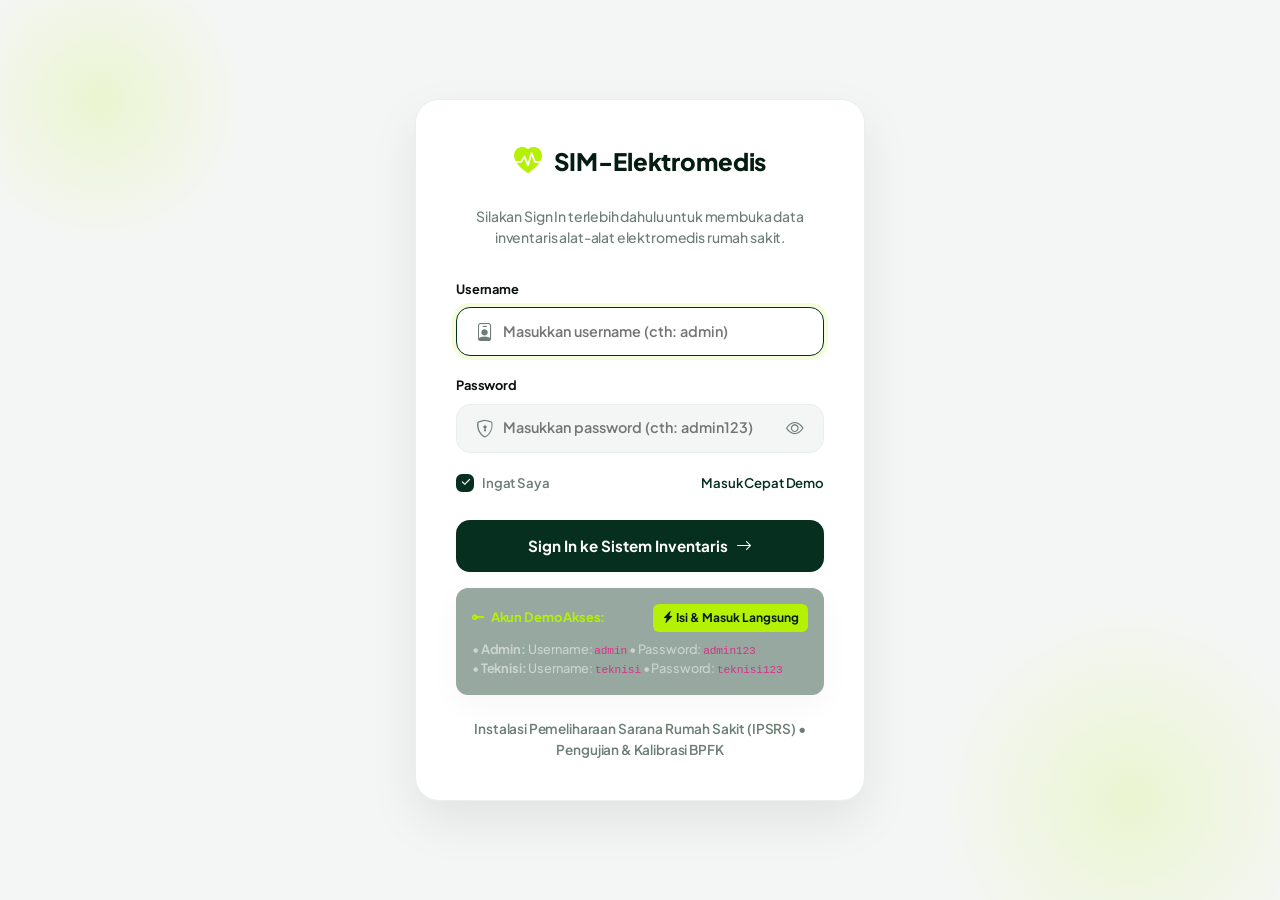
<file: index.html>
<!DOCTYPE html>
<html lang="id">

<head>
  <meta charset="UTF-8">
  <meta name="viewport" content="width=device-width, initial-scale=1.0">
  <title>SIM-Elektromedis - Sistem Inventaris Alat Elektromedis RS</title>

  <!-- SEO Optimization -->
  <meta name="description" content="Sistem Informasi Manajemen dan Inventaris Alat Elektromedis Rumah Sakit">
  <meta name="author" content="IPSRS Elektromedis Team">

  <!-- Favicon -->
  <link rel="icon" type="image/png" href="assets/images/favicon.ico">

  <!-- Local Third-Party Libraries (100% Offline Compatible) -->
  <link rel="stylesheet" href="assets/libs/bootstrap/css/bootstrap.min.css">
  <link rel="stylesheet" href="assets/libs/bootstrap-icons/bootstrap-icons.css">
  <link rel="stylesheet" href="assets/libs/apexcharts/apexcharts.css">
  <link rel="stylesheet" href="assets/libs/flatpickr/flatpickr.min.css">

  <!-- Main Design System & Custom Stylesheet -->
  <link rel="stylesheet" href="assets/css/main.css">
</head>

<body>

  <!-- ========================================================
       BAGIAN 1: HALAMAN SIGN IN (TAMPIL DI AWALAN SAAT DIBUKA)
       ======================================================== -->
  <div id="section-login" class="login-wrapper">
    <!-- Glowing background shapes -->
    <div class="login-bg-shape login-bg-shape-1"></div>
    <div class="login-bg-shape login-bg-shape-2"></div>

    <div class="login-card">
      <!-- Brand Identity -->
      <a href="index.html" class="login-brand text-decoration-none">
        <i class="bi bi-heart-pulse-fill" style="color: #B4F105;"></i>
        <span>SIM-Elektromedis</span>
      </a>

      <p class="login-subtitle">Silakan Sign In terlebih dahulu untuk membuka data inventaris alat-alat elektromedis rumah sakit.</p>

      <!-- Alert Box -->
      <div id="loginAlert" class="alert alert-danger d-none py-2 px-3 mb-3 small" role="alert">
        <i class="bi bi-exclamation-triangle-fill me-1"></i>
        <span id="loginAlertText">Username atau password salah!</span>
      </div>

      <!-- Form Sign In -->
      <form id="inlineLoginForm" class="needs-validation" novalidate>
        <!-- Username Input Group -->
        <div class="login-form-group">
          <label for="username" class="login-form-label">Username</label>
          <div class="login-input-group">
            <i class="bi bi-person-badge input-icon"></i>
            <input type="text" id="username" class="login-input" placeholder="Masukkan username (cth: admin)" required autofocus>
          </div>
        </div>

        <!-- Password Input Group -->
        <div class="login-form-group">
          <label for="password" class="login-form-label">Password</label>
          <div class="login-input-group">
            <i class="bi bi-shield-lock input-icon"></i>
            <input type="password" id="password" class="login-input login-input-password" placeholder="Masukkan password (cth: admin123)" required>
            <button type="button" class="password-toggle-btn" id="toggle-password" aria-label="Tampilkan password">
              <i class="bi bi-eye"></i>
            </button>
          </div>
        </div>

        <!-- Options (Remember me & Demo helper) -->
        <div class="login-options">
          <label class="custom-control-label">
            <input type="checkbox" class="custom-checkbox-input" id="rememberMe" checked>
            <span>Ingat Saya</span>
          </label>
          <a href="javascript:void(0)" onclick="quickFillAndLogin()" class="forgot-password-link">Masuk Cepat Demo</a>
        </div>

        <!-- Submit Button -->
        <button type="submit" class="btn-login" id="btn-submit">
          <span>Sign In ke Sistem Inventaris</span>
          <i class="bi bi-arrow-right"></i>
        </button>
      </form>

      <!-- Kredensial Demo Card -->
      <div class="card mt-3 p-3 border-0 text-start" style="background-color: rgba(26, 62, 48, 0.45); border-radius: 12px;">
        <div class="d-flex align-items-center justify-content-between mb-2">
          <span class="small fw-bold" style="color: #B4F105;">
            <i class="bi bi-key-fill me-1"></i> Akun Demo Akses:
          </span>
          <button type="button" class="btn btn-sm py-1 px-2 fw-bold" style="background-color: #B4F105; color: #051C12; font-size: 0.75rem; border-radius: 6px;" onclick="quickFillAndLogin()">
            <i class="bi bi-lightning-charge-fill"></i> Isi & Masuk Langsung
          </button>
        </div>
        <div class="small text-white-50" style="font-size: 0.8rem;">
          <div>&bull; <strong>Admin:</strong> Username: <code>admin</code> &bull; Password: <code>admin123</code></div>
          <div>&bull; <strong>Teknisi:</strong> Username: <code>teknisi</code> &bull; Password: <code>teknisi123</code></div>
        </div>
      </div>

      <!-- Footer Info -->
      <p class="login-footer-text mt-3 mb-0">
        Instalasi Pemeliharaan Sarana Rumah Sakit (IPSRS) &bull; Pengujian & Kalibrasi BPFK
      </p>
    </div>
  </div>
  <!-- END: BAGIAN SIGN IN -->


  <!-- ========================================================
       BAGIAN 2: DASHBOARD & INVENTARIS ALAT ELEKTROMEDIS
       (Hanya Tampil Setelah Berhasil Sign In)
       ======================================================== -->
  <div id="section-dashboard" style="display: none;">

    <!-- START: Sidebar Component -->
    <div class="sidebar-wrapper" id="sidebar">
      <!-- Brand Logo / Identity -->
      <a href="index.html" class="sidebar-brand text-decoration-none">
        <i class="bi bi-heart-pulse-fill" style="color: #B4F105;"></i>
        <span>SIM-Elektromedis</span>
      </a>

      <!-- Navigation Menu -->
      <div class="flex-grow-1 overflow-y-auto">
        <!-- Group: Menu Utama -->
        <div class="sidebar-menu-section">
          <div class="sidebar-menu-title">Menu Utama</div>
          <ul class="sidebar-menu-list">
            <li class="sidebar-menu-item">
              <a href="index.html" class="sidebar-menu-link active" id="menu-overview" title="Dashboard">
                <i class="bi bi-grid-fill"></i>
                <span>Dashboard & Inventaris</span>
              </a>
            </li>
            <li class="sidebar-menu-item">
              <a href="tables-basic.html" class="sidebar-menu-link" id="menu-basictables" title="Daftar Lengkap Alat">
                <i class="bi bi-table"></i>
                <span>Tabel Alat Elektromedis</span>
              </a>
            </li>
          </ul>
        </div>

        <!-- Group: Aksi & Fitur -->
        <div class="sidebar-menu-section">
          <div class="sidebar-menu-title">Aksi & Fitur</div>
          <ul class="sidebar-menu-list">
            <li class="sidebar-menu-item">
              <a href="javascript:void(0)" class="sidebar-menu-link" data-bs-toggle="modal" data-bs-target="#modalTambahAlat" title="Tambah Alat">
                <i class="bi bi-plus-circle-fill"></i>
                <span>+ Tambah Alat Baru</span>
              </a>
            </li>
            <li class="sidebar-menu-item">
              <a href="ui-forms.html" class="sidebar-menu-link" id="menu-uiforms" title="Forms and Input">
                <i class="bi bi-input-cursor-text"></i>
                <span>Komponen Form</span>
              </a>
            </li>
            <li class="sidebar-menu-item">
              <a href="ui-buttons.html" class="sidebar-menu-link" id="menu-uibuttons" title="Buttons">
                <i class="bi bi-menu-button-wide-fill"></i>
                <span>Tombol & Notifikasi</span>
              </a>
            </li>
          </ul>
        </div>

        <!-- Group: Akun & Sesi -->
        <div class="sidebar-menu-section">
          <div class="sidebar-menu-title">Akun & Sistem</div>
          <ul class="sidebar-menu-list">
            <li class="sidebar-menu-item">
              <a href="javascript:void(0)" class="sidebar-menu-link text-danger btn-logout-action" title="Keluar">
                <i class="bi bi-box-arrow-right text-danger"></i>
                <span>Logout / Keluar</span>
              </a>
            </li>
          </ul>
        </div>
      </div>

      <!-- Sidebar Profile Card -->
      <div class="sidebar-profile">
        <img src="assets/images/avatar.png" alt="Foto Profil" class="sidebar-profile-img user-avatar-display"
          onerror="this.src='https://images.unsplash.com/photo-1534528741775-53994a69daeb?q=80&w=256&auto=format&fit=crop'">
        <div class="sidebar-profile-info">
          <div class="sidebar-profile-name user-name-display">Ahmad Fauzi, A.Md.EM</div>
          <div class="sidebar-profile-email user-email-display">Kepala IPSRS / Elektromedis</div>
        </div>
      </div>
    </div>
    <!-- END: Sidebar Component -->


    <!-- START: Main Content Area -->
    <div class="main-wrapper">

      <!-- START: Top Navbar Component -->
      <header class="navbar-custom">
        <div class="navbar-left">
          <button class="btn-desktop-toggle d-none d-xl-flex align-items-center justify-content-center me-3"
            id="desktop-sidebar-toggle" aria-label="Minimize Sidebar">
            <i class="bi bi-chevron-bar-left"></i>
          </button>
          <button class="sidebar-toggle-btn me-2" id="sidebar-toggle" aria-label="Toggle Navigation">
            <i class="bi bi-list"></i>
          </button>

          <!-- Quick Actions Dropdown -->
          <div class="dropdown ms-2">
            <button class="btn-quick-action dropdown-toggle" type="button" data-bs-toggle="dropdown" aria-expanded="false"
              id="quick-actions-dropdown">
              <i class="bi bi-plus-lg"></i>
              <span>Tindakan</span>
            </button>
            <ul class="dropdown-menu dropdown-menu-quick-action" aria-labelledby="quick-actions-dropdown">
              <li class="dropdown-header">Aksi Inventaris</li>
              <li>
                <a class="dropdown-item" href="javascript:void(0)" data-bs-toggle="modal" data-bs-target="#modalTambahAlat">
                  <i class="bi bi-plus-circle text-success"></i> Tambah Alat Elektromedis
                </a>
              </li>
              <li>
                <a class="dropdown-item" href="javascript:void(0)" id="navExportCSV">
                  <i class="bi bi-file-earmark-arrow-down text-primary"></i> Ekspor Data (CSV)
                </a>
              </li>
              <li>
                <a class="dropdown-item" href="javascript:void(0)" onclick="window.print()">
                  <i class="bi bi-printer text-info"></i> Cetak Laporan Inventaris
                </a>
              </li>
              <li>
                <hr class="dropdown-divider">
              </li>
              <li>
                <a class="dropdown-item text-danger" href="javascript:void(0)" id="btnResetDataPrompt">
                  <i class="bi bi-arrow-counterclockwise"></i> Reset ke Data Awal RS
                </a>
              </li>
            </ul>
          </div>
        </div>

        <!-- Mid navbar: search pill -->
        <div class="navbar-search-wrapper">
          <input type="text" class="navbar-search-input" placeholder="Cari nama alat elektromedis, merk, no seri..." id="main-search">
          <button class="navbar-search-btn" aria-label="Search">
            <i class="bi bi-search"></i>
          </button>
        </div>

        <!-- Right actions -->
        <div class="navbar-actions">
          <button class="navbar-action-btn me-1" aria-label="Toggle Fullscreen" id="btn-fullscreen">
            <i class="bi bi-arrows-fullscreen"></i>
          </button>

          <!-- Notifications Dropdown -->
          <div class="dropdown">
            <button class="navbar-action-btn dropdown-toggle" type="button" data-bs-toggle="dropdown"
              aria-expanded="false" id="btn-notifications" data-bs-auto-close="outside">
              <i class="bi bi-bell"></i>
              <span class="navbar-action-badge"></span>
            </button>
            <div class="dropdown-menu dropdown-menu-end dropdown-menu-notification p-0"
              aria-labelledby="btn-notifications">
              <div class="notification-header">
                <h6 class="notification-title">Pemberitahuan IPSRS</h6>
                <button class="btn-clear-all" type="button">Tandai Dibaca</button>
              </div>
              <div class="notification-list">
                <a href="#" class="notification-item">
                  <div class="notification-icon bg-warning text-dark">
                    <i class="bi bi-exclamation-triangle-fill"></i>
                  </div>
                  <div class="notification-content">
                    <p class="notification-text">Kalibrasi Habis: <strong>Mobile X-Ray C-Arm</strong></p>
                    <span class="notification-time">Jadwal Uji Ulang BPFK</span>
                  </div>
                  <span class="notification-unread-dot"></span>
                </a>
                <a href="#" class="notification-item">
                  <div class="notification-icon bg-danger text-white">
                    <i class="bi bi-tools"></i>
                  </div>
                  <div class="notification-content">
                    <p class="notification-text">Dalam Perbaikan: <strong>ESU Cauter Medtronic</strong></p>
                    <span class="notification-time">Ruang OK 2 (Menunggu Modul)</span>
                  </div>
                  <span class="notification-unread-dot"></span>
                </a>
                <a href="#" class="notification-item">
                  <div class="notification-icon bg-success text-white">
                    <i class="bi bi-check-circle-fill"></i>
                  </div>
                  <div class="notification-content">
                    <p class="notification-text">Sertifikat Terbit: <strong>Ventilator Dräger</strong></p>
                    <span class="notification-time">Status Laik Pakai s/d Okt 2026</span>
                  </div>
                </a>
              </div>
              <a href="tables-basic.html" class="notification-footer">Lihat Semua Status Alat</a>
            </div>
          </div>

          <!-- Profile Dropdown -->
          <div class="dropdown ms-2">
            <button class="navbar-profile-btn dropdown-toggle" type="button" data-bs-toggle="dropdown"
              aria-expanded="false" id="profile-dropdown">
              <img src="assets/images/avatar.png" alt="Profile Image" class="navbar-profile-img user-avatar-display">
              <span class="navbar-profile-name d-none d-md-inline user-name-display">Ahmad Fauzi, A.Md.EM</span>
              <i class="bi bi-chevron-down navbar-profile-caret"></i>
            </button>
            <ul class="dropdown-menu dropdown-menu-end dropdown-menu-profile" aria-labelledby="profile-dropdown">
              <li class="dropdown-header">Informasi Teknisi</li>
              <li><a class="dropdown-item" href="javascript:void(0)"><i class="bi bi-person-badge"></i> Profil Elektromedis</a></li>
              <li><a class="dropdown-item" href="javascript:void(0)"><i class="bi bi-shield-check"></i> Sertifikasi & SIP-E</a></li>
              <li>
                <hr class="dropdown-divider">
              </li>
              <li>
                <a class="dropdown-item text-danger btn-logout-action" href="javascript:void(0)">
                  <i class="bi bi-box-arrow-right"></i> Logout / Keluar
                </a>
              </li>
            </ul>
          </div>
        </div>
      </header>
      <!-- END: Top Navbar Component -->

      <!-- START: Dashboard Header Banner -->
      <div class="page-header">
        <div>
          <h1 class="page-title">Inventaris Alat-Alat Elektromedis</h1>
          <p class="page-subtitle">Sistem monitoring kelaikan fungsi, nama alat, merk, tahun pengadaan, dan jadwal kalibrasi BPFK.</p>
        </div>
        <div class="d-flex align-items-center gap-2">
          <button class="btn-custom btn-custom-secondary d-none d-md-inline-flex" id="btnExportCSVTop">
            <i class="bi bi-file-earmark-arrow-down"></i>
            <span>Ekspor CSV</span>
          </button>
          <button class="btn-custom btn-custom-primary" data-bs-toggle="modal" data-bs-target="#modalTambahAlat">
            <i class="bi bi-plus-lg"></i>
            <span>+ Tambah Alat Baru</span>
          </button>
        </div>
      </div>
      <!-- END: Dashboard Header Banner -->

      <!-- START: Main Layout Grid -->
      <div class="row g-4">

        <!-- TOP AREA: Stat KPI Cards -->
        <div class="col-12">
          <div class="row g-4">
            <!-- Stat Card 1: Alert Banner KARS -->
            <div class="col-md-4">
              <div class="card alert-green-card h-100">
                <div class="position-relative z-index-2">
                  <span class="alert-green-badge">Standar Akreditasi KARS</span>
                  <div class="alert-green-date">IPSRS &bull; Kemenkes RI</div>
                  <div class="alert-green-text" id="stat-alert-text">Tingkat Kelaikan Alat Medis: 89% Siap Pakai</div>
                </div>
                <a href="javascript:void(0)" class="alert-green-link z-index-2" id="btnFilterPerluKalibrasi">
                  <span>Lihat Alat Perlu Kalibrasi</span>
                  <i class="bi bi-arrow-right"></i>
                </a>

                <svg class="alert-green-bg-shape" viewBox="0 0 100 100" fill="none" xmlns="http://www.w3.org/2000/svg">
                  <g transform="translate(50,50)">
                    <rect x="-6" y="-45" width="12" height="90" rx="6" ry="6" fill="#B4F105" />
                    <rect x="-6" y="-45" width="12" height="90" rx="6" ry="6" fill="#B4F105" transform="rotate(60)" />
                    <rect x="-6" y="-45" width="12" height="90" rx="6" ry="6" fill="#B4F105" transform="rotate(120)" />
                  </g>
                </svg>
              </div>
            </div>

            <!-- Stat Card 2: Total Unit Alat -->
            <div class="col-md-4">
              <div class="card card-stat d-flex flex-column justify-content-between h-100">
                <div>
                  <div class="card-header">
                    <span class="stat-label">Total Alat Elektromedis</span>
                    <div class="dropdown">
                      <button class="card-more-btn" type="button" data-bs-toggle="dropdown" aria-expanded="false"
                        aria-label="More Options">
                        <i class="bi bi-three-dots"></i>
                      </button>
                      <ul class="dropdown-menu dropdown-menu-end dropdown-menu-custom">
                        <li><a class="dropdown-item" href="javascript:void(0)" onclick="refreshAllViews()"><i class="bi bi-arrow-repeat"></i> Segarkan Data</a></li>
                        <li><a class="dropdown-item" href="javascript:void(0)" onclick="ElektromedisApp.exportCSV()"><i class="bi bi-file-earmark-arrow-down"></i> Ekspor CSV</a></li>
                      </ul>
                    </div>
                  </div>
                  <div class="stat-value" id="stat-total-devices">10 Unit</div>
                  <div class="trend-badge trend-up">
                    <i class="bi bi-check2-circle"></i>
                    <span id="stat-active-rooms">Tersebar di 7 Instalasi & Ruangan</span>
                  </div>
                </div>
                <div class="sparkline-container sparkline-card-footer">
                  <div id="income-sparkline"></div>
                </div>
              </div>
            </div>

            <!-- Stat Card 3: Status Kelaikan -->
            <div class="col-md-4">
              <div class="card card-stat d-flex flex-column justify-content-between h-100">
                <div>
                  <div class="card-header">
                    <span class="stat-label">Status Kelaikan Alat</span>
                    <div class="dropdown">
                      <button class="card-more-btn" type="button" data-bs-toggle="dropdown" aria-expanded="false"
                        aria-label="More Options">
                        <i class="bi bi-three-dots"></i>
                      </button>
                      <ul class="dropdown-menu dropdown-menu-end dropdown-menu-custom">
                        <li><a class="dropdown-item" href="javascript:void(0)" onclick="refreshAllViews()"><i class="bi bi-arrow-repeat"></i> Segarkan</a></li>
                      </ul>
                    </div>
                  </div>
                  <div class="stat-value" id="stat-laik-count">8 Laik Pakai</div>
                  <div class="trend-badge trend-up">
                    <i class="bi bi-shield-check"></i>
                    <span id="stat-laik-percent">80% Siap Dioperasikan</span>
                  </div>
                </div>
                <div class="sparkline-container sparkline-card-footer">
                  <div id="return-sparkline"></div>
                </div>
              </div>
            </div>
          </div>
        </div>
        <!-- END: TOP AREA -->

        <!-- LEFT AREA: Bar Chart + Main Table -->
        <div class="col-xl-9 col-lg-8">

          <!-- Bar Chart: Distribusi Populasi Alat per Ruangan -->
          <div class="card mb-4">
            <div class="card-header mb-2 d-flex justify-content-between align-items-center flex-wrap gap-2">
              <div>
                <h2 class="card-title mb-1">Populasi Alat per Ruangan / Instalasi</h2>
                <p class="text-muted small mb-0">Jumlah unit peralatan elektromedis yang beroperasi di masing-masing ruangan rumah sakit.</p>
              </div>
              <div class="d-flex gap-3 align-items-center">
                <div class="chart-legend-item">
                  <span class="legend-dot bg-forest-medium"></span>
                  <span class="chart-legend-label">Unit Alat</span>
                </div>
              </div>
            </div>
            <div id="revenue-chart"></div>
          </div>

          <!-- MAIN TABLE: DAFTAR ALAT-ALAT ELEKTROMEDIS -->
          <div class="table-card-custom">
            <!-- Header Controls: Search & Filter -->
            <div class="table-header-control">
              <!-- Search bar -->
              <div class="table-search-box">
                <i class="bi bi-search table-search-icon"></i>
                <input type="text" class="table-search-input" id="tableSearchInput" placeholder="Cari nama alat, merk, tipe, no seri, ruangan...">
              </div>

              <!-- Filter options -->
              <div class="table-filter-group d-flex flex-wrap gap-2 align-items-center">
                <!-- Filter Ruangan -->
                <select class="form-select form-select-sm" id="filterRuanganSelect" style="border-radius: 8px; font-size: 0.82rem; min-width: 150px;">
                  <option value="">Semua Ruangan</option>
                  <option value="IGD">IGD (Gawat Darurat)</option>
                  <option value="ICU">ICU (Intensif)</option>
                  <option value="Kamar Operasi">Kamar Operasi (OK)</option>
                  <option value="Poli Jantung">Poli Jantung</option>
                  <option value="Poli Kandungan">Poli Kandungan</option>
                  <option value="Radiologi">Radiologi</option>
                  <option value="NICU">NICU / Perinatologi</option>
                  <option value="Hemodialisa">Unit Hemodialisa</option>
                  <option value="Rawat Inap">Rawat Inap</option>
                  <option value="CSSD">CSSD</option>
                </select>

                <!-- Filter Status Kelaikan -->
                <select class="form-select form-select-sm" id="filterStatusSelect" style="border-radius: 8px; font-size: 0.82rem; min-width: 140px;">
                  <option value="">Semua Status</option>
                  <option value="Laik Pakai">Laik Pakai</option>
                  <option value="Perlu Kalibrasi">Perlu Kalibrasi</option>
                  <option value="Dalam Perbaikan">Dalam Perbaikan</option>
                </select>

                <!-- Filter Tahun Pengadaan -->
                <select class="form-select form-select-sm" id="filterTahunSelect" style="border-radius: 8px; font-size: 0.82rem; min-width: 120px;">
                  <option value="">Semua Tahun</option>
                  <option value="2024">Tahun 2024</option>
                  <option value="2023">Tahun 2023</option>
                  <option value="2022">Tahun 2022</option>
                  <option value="2021">Tahun 2021</option>
                  <option value="2020">Tahun 2020</option>
                </select>

                <button class="btn-table-action" type="button" id="btnExportCSVTable" title="Ekspor CSV">
                  <i class="bi bi-file-earmark-arrow-down"></i> Ekspor
                </button>

                <button class="btn btn-sm btn-outline-secondary" type="button" id="btnResetFilter" title="Reset Filter" style="border-radius: 8px; font-size: 0.82rem;">
                  <i class="bi bi-x-circle"></i> Reset
                </button>
              </div>
            </div>

            <!-- Responsive Table Wrapper -->
            <div class="table-responsive">
              <table class="table-custom mb-0" id="tabelElektromedis">
                <thead>
                  <tr>
                    <th>No. Seri / Aset</th>
                    <th>Nama Alat Elektromedis</th>
                    <th>Merk & Model</th>
                    <th>Tahun</th>
                    <th>Ruangan / Unit</th>
                    <th>Kondisi Kelaikan</th>
                    <th>Jadwal Kalibrasi</th>
                    <th class="text-center">Aksi</th>
                  </tr>
                </thead>
                <tbody id="tableBodyAlat">
                  <!-- Baris 1 -->
                  <tr>
                    <td class="table-order-id">
                      <span class="fw-bold">EM-2023-001</span>
                      <div class="text-muted small" style="font-size: 0.72rem;">SN-D3-2023-8819</div>
                    </td>
                    <td>
                      <div class="d-flex align-items-center gap-3">
                        <div class="table-device-icon"><i class="bi bi-heart-pulse"></i></div>
                        <div>
                          <div class="table-user-name">Defibrillator Biphasic + Pacer</div>
                          <div class="table-user-sub"><span class="badge bg-light text-dark border">Life Support</span></div>
                        </div>
                      </div>
                    </td>
                    <td>
                      <div class="fw-bold text-main">Mindray</div>
                      <div class="text-muted-green small">BeneHeart D3</div>
                    </td>
                    <td><span class="badge bg-forest-light text-lime px-2 py-1">2023</span></td>
                    <td>
                      <div class="d-flex align-items-center gap-1 small text-main fw-semibold">
                        <i class="bi bi-geo-alt-fill text-muted-green"></i> <span>Instalasi Gawat Darurat (IGD)</span>
                      </div>
                    </td>
                    <td><span class="badge-table success"><i class="bi bi-check-circle-fill"></i> Laik Pakai</span></td>
                    <td>
                      <div class="small fw-semibold text-main"><i class="bi bi-calendar-event me-1 text-muted-green"></i> 2026-08-10</div>
                      <div class="text-muted small" style="font-size: 0.72rem;">Uji: 2025-08-10</div>
                    </td>
                    <td>
                      <div class="d-flex justify-content-center gap-1">
                        <button class="btn btn-sm btn-light border py-1 px-2" title="Detail Alat" onclick="openDetailModal('EM-2023-001')"><i class="bi bi-eye"></i></button>
                        <button class="btn btn-sm btn-light border py-1 px-2" title="Edit Alat" onclick="openEditModal('EM-2023-001')"><i class="bi bi-pencil"></i></button>
                        <button class="btn btn-sm btn-light border text-danger py-1 px-2" title="Hapus Alat" onclick="openDeleteModal('EM-2023-001', 'Defibrillator Biphasic + Pacer')"><i class="bi bi-trash"></i></button>
                      </div>
                    </td>
                  </tr>

                  <!-- Baris 2 -->
                  <tr>
                    <td class="table-order-id">
                      <span class="fw-bold">EM-2023-002</span>
                      <div class="text-muted small" style="font-size: 0.72rem;">SN-NK-2023-1102</div>
                    </td>
                    <td>
                      <div class="d-flex align-items-center gap-3">
                        <div class="table-device-icon"><i class="bi bi-activity"></i></div>
                        <div>
                          <div class="table-user-name">Elektrokardiograf (EKG 12-Lead)</div>
                          <div class="table-user-sub"><span class="badge bg-light text-dark border">Diagnostik</span></div>
                        </div>
                      </div>
                    </td>
                    <td>
                      <div class="fw-bold text-main">Nihon Kohden</div>
                      <div class="text-muted-green small">Cardiofax M ECG-1350K</div>
                    </td>
                    <td><span class="badge bg-forest-light text-lime px-2 py-1">2023</span></td>
                    <td>
                      <div class="d-flex align-items-center gap-1 small text-main fw-semibold">
                        <i class="bi bi-geo-alt-fill text-muted-green"></i> <span>Poli Jantung & Pembuluh Darah</span>
                      </div>
                    </td>
                    <td><span class="badge-table success"><i class="bi bi-check-circle-fill"></i> Laik Pakai</span></td>
                    <td>
                      <div class="small fw-semibold text-main"><i class="bi bi-calendar-event me-1 text-muted-green"></i> 2026-06-14</div>
                      <div class="text-muted small" style="font-size: 0.72rem;">Uji: 2025-06-14</div>
                    </td>
                    <td>
                      <div class="d-flex justify-content-center gap-1">
                        <button class="btn btn-sm btn-light border py-1 px-2" title="Detail Alat" onclick="openDetailModal('EM-2023-002')"><i class="bi bi-eye"></i></button>
                        <button class="btn btn-sm btn-light border py-1 px-2" title="Edit Alat" onclick="openEditModal('EM-2023-002')"><i class="bi bi-pencil"></i></button>
                        <button class="btn btn-sm btn-light border text-danger py-1 px-2" title="Hapus Alat" onclick="openDeleteModal('EM-2023-002', 'Elektrokardiograf (EKG 12-Lead)')"><i class="bi bi-trash"></i></button>
                      </div>
                    </td>
                  </tr>

                  <!-- Baris 3 -->
                  <tr>
                    <td class="table-order-id">
                      <span class="fw-bold">EM-2022-003</span>
                      <div class="text-muted small" style="font-size: 0.72rem;">SN-DR-2022-4401</div>
                    </td>
                    <td>
                      <div class="d-flex align-items-center gap-3">
                        <div class="table-device-icon"><i class="bi bi-heart-pulse"></i></div>
                        <div>
                          <div class="table-user-name">Ventilator Mekanik ICU Adult & Pediatric</div>
                          <div class="table-user-sub"><span class="badge bg-light text-dark border">Life Support</span></div>
                        </div>
                      </div>
                    </td>
                    <td>
                      <div class="fw-bold text-main">Dräger</div>
                      <div class="text-muted-green small">Savina 300 Select</div>
                    </td>
                    <td><span class="badge bg-forest-light text-lime px-2 py-1">2022</span></td>
                    <td>
                      <div class="d-flex align-items-center gap-1 small text-main fw-semibold">
                        <i class="bi bi-geo-alt-fill text-muted-green"></i> <span>Intensive Care Unit (ICU)</span>
                      </div>
                    </td>
                    <td><span class="badge-table success"><i class="bi bi-check-circle-fill"></i> Laik Pakai</span></td>
                    <td>
                      <div class="small fw-semibold text-main"><i class="bi bi-calendar-event me-1 text-muted-green"></i> 2026-10-05</div>
                      <div class="text-muted small" style="font-size: 0.72rem;">Uji: 2025-10-05</div>
                    </td>
                    <td>
                      <div class="d-flex justify-content-center gap-1">
                        <button class="btn btn-sm btn-light border py-1 px-2" title="Detail Alat" onclick="openDetailModal('EM-2022-003')"><i class="bi bi-eye"></i></button>
                        <button class="btn btn-sm btn-light border py-1 px-2" title="Edit Alat" onclick="openEditModal('EM-2022-003')"><i class="bi bi-pencil"></i></button>
                        <button class="btn btn-sm btn-light border text-danger py-1 px-2" title="Hapus Alat" onclick="openDeleteModal('EM-2022-003', 'Ventilator Mekanik ICU')"><i class="bi bi-trash"></i></button>
                      </div>
                    </td>
                  </tr>

                  <!-- Baris 4 -->
                  <tr>
                    <td class="table-order-id">
                      <span class="fw-bold">EM-2024-004</span>
                      <div class="text-muted small" style="font-size: 0.72rem;">SN-MR-2024-9021</div>
                    </td>
                    <td>
                      <div class="d-flex align-items-center gap-3">
                        <div class="table-device-icon"><i class="bi bi-activity"></i></div>
                        <div>
                          <div class="table-user-name">Patient Monitor 5-Parameter</div>
                          <div class="table-user-sub"><span class="badge bg-light text-dark border">Diagnostik</span></div>
                        </div>
                      </div>
                    </td>
                    <td>
                      <div class="fw-bold text-main">Mindray</div>
                      <div class="text-muted-green small">uMEC10 Vital Signs</div>
                    </td>
                    <td><span class="badge bg-forest-light text-lime px-2 py-1">2024</span></td>
                    <td>
                      <div class="d-flex align-items-center gap-1 small text-main fw-semibold">
                        <i class="bi bi-geo-alt-fill text-muted-green"></i> <span>Intensive Care Unit (ICU)</span>
                      </div>
                    </td>
                    <td><span class="badge-table success"><i class="bi bi-check-circle-fill"></i> Laik Pakai</span></td>
                    <td>
                      <div class="small fw-semibold text-main"><i class="bi bi-calendar-event me-1 text-muted-green"></i> 2026-09-12</div>
                      <div class="text-muted small" style="font-size: 0.72rem;">Uji: 2025-09-12</div>
                    </td>
                    <td>
                      <div class="d-flex justify-content-center gap-1">
                        <button class="btn btn-sm btn-light border py-1 px-2" title="Detail Alat" onclick="openDetailModal('EM-2024-004')"><i class="bi bi-eye"></i></button>
                        <button class="btn btn-sm btn-light border py-1 px-2" title="Edit Alat" onclick="openEditModal('EM-2024-004')"><i class="bi bi-pencil"></i></button>
                        <button class="btn btn-sm btn-light border text-danger py-1 px-2" title="Hapus Alat" onclick="openDeleteModal('EM-2024-004', 'Patient Monitor 5-Parameter')"><i class="bi bi-trash"></i></button>
                      </div>
                    </td>
                  </tr>

                  <!-- Baris 5 -->
                  <tr>
                    <td class="table-order-id">
                      <span class="fw-bold">EM-2023-005</span>
                      <div class="text-muted small" style="font-size: 0.72rem;">SN-TR-2023-6624</div>
                    </td>
                    <td>
                      <div class="d-flex align-items-center gap-3">
                        <div class="table-device-icon"><i class="bi bi-droplet-half"></i></div>
                        <div>
                          <div class="table-user-name">Syringe Pump Micro & Macro</div>
                          <div class="table-user-sub"><span class="badge bg-light text-dark border">Terapeutik</span></div>
                        </div>
                      </div>
                    </td>
                    <td>
                      <div class="fw-bold text-main">Terumo</div>
                      <div class="text-muted-green small">TE-SS700 Smart</div>
                    </td>
                    <td><span class="badge bg-forest-light text-lime px-2 py-1">2023</span></td>
                    <td>
                      <div class="d-flex align-items-center gap-1 small text-main fw-semibold">
                        <i class="bi bi-geo-alt-fill text-muted-green"></i> <span>Intensive Care Unit (ICU)</span>
                      </div>
                    </td>
                    <td><span class="badge-table success"><i class="bi bi-check-circle-fill"></i> Laik Pakai</span></td>
                    <td>
                      <div class="small fw-semibold text-main"><i class="bi bi-calendar-event me-1 text-muted-green"></i> 2026-07-20</div>
                      <div class="text-muted small" style="font-size: 0.72rem;">Uji: 2025-07-20</div>
                    </td>
                    <td>
                      <div class="d-flex justify-content-center gap-1">
                        <button class="btn btn-sm btn-light border py-1 px-2" title="Detail Alat" onclick="openDetailModal('EM-2023-005')"><i class="bi bi-eye"></i></button>
                        <button class="btn btn-sm btn-light border py-1 px-2" title="Edit Alat" onclick="openEditModal('EM-2023-005')"><i class="bi bi-pencil"></i></button>
                        <button class="btn btn-sm btn-light border text-danger py-1 px-2" title="Hapus Alat" onclick="openDeleteModal('EM-2023-005', 'Syringe Pump Micro & Macro')"><i class="bi bi-trash"></i></button>
                      </div>
                    </td>
                  </tr>

                  <!-- Baris 6 -->
                  <tr>
                    <td class="table-order-id">
                      <span class="fw-bold">EM-2024-006</span>
                      <div class="text-muted small" style="font-size: 0.72rem;">SN-BB-2024-1189</div>
                    </td>
                    <td>
                      <div class="d-flex align-items-center gap-3">
                        <div class="table-device-icon"><i class="bi bi-droplet-half"></i></div>
                        <div>
                          <div class="table-user-name">Infusion Pump Volumetric</div>
                          <div class="table-user-sub"><span class="badge bg-light text-dark border">Terapeutik</span></div>
                        </div>
                      </div>
                    </td>
                    <td>
                      <div class="fw-bold text-main">B. Braun</div>
                      <div class="text-muted-green small">Infusomat Space</div>
                    </td>
                    <td><span class="badge bg-forest-light text-lime px-2 py-1">2024</span></td>
                    <td>
                      <div class="d-flex align-items-center gap-1 small text-main fw-semibold">
                        <i class="bi bi-geo-alt-fill text-muted-green"></i> <span>Rawat Inap Melati (Lt. 3)</span>
                      </div>
                    </td>
                    <td><span class="badge-table success"><i class="bi bi-check-circle-fill"></i> Laik Pakai</span></td>
                    <td>
                      <div class="small fw-semibold text-main"><i class="bi bi-calendar-event me-1 text-muted-green"></i> 2026-11-02</div>
                      <div class="text-muted small" style="font-size: 0.72rem;">Uji: 2025-11-02</div>
                    </td>
                    <td>
                      <div class="d-flex justify-content-center gap-1">
                        <button class="btn btn-sm btn-light border py-1 px-2" title="Detail Alat" onclick="openDetailModal('EM-2024-006')"><i class="bi bi-eye"></i></button>
                        <button class="btn btn-sm btn-light border py-1 px-2" title="Edit Alat" onclick="openEditModal('EM-2024-006')"><i class="bi bi-pencil"></i></button>
                        <button class="btn btn-sm btn-light border text-danger py-1 px-2" title="Hapus Alat" onclick="openDeleteModal('EM-2024-006', 'Infusion Pump Volumetric')"><i class="bi bi-trash"></i></button>
                      </div>
                    </td>
                  </tr>

                  <!-- Baris 7 -->
                  <tr>
                    <td class="table-order-id">
                      <span class="fw-bold">EM-2022-007</span>
                      <div class="text-muted small" style="font-size: 0.72rem;">SN-GE-2022-7715</div>
                    </td>
                    <td>
                      <div class="d-flex align-items-center gap-3">
                        <div class="table-device-icon"><i class="bi bi-activity"></i></div>
                        <div>
                          <div class="table-user-name">Ultrasonografi (USG) Doppler 4D</div>
                          <div class="table-user-sub"><span class="badge bg-light text-dark border">Diagnostik</span></div>
                        </div>
                      </div>
                    </td>
                    <td>
                      <div class="fw-bold text-main">GE Healthcare</div>
                      <div class="text-muted-green small">Voluson E8 Expert</div>
                    </td>
                    <td><span class="badge bg-forest-light text-lime px-2 py-1">2022</span></td>
                    <td>
                      <div class="d-flex align-items-center gap-1 small text-main fw-semibold">
                        <i class="bi bi-geo-alt-fill text-muted-green"></i> <span>Poli Kandungan & Kebidanan (Obgyn)</span>
                      </div>
                    </td>
                    <td><span class="badge-table success"><i class="bi bi-check-circle-fill"></i> Laik Pakai</span></td>
                    <td>
                      <div class="small fw-semibold text-main"><i class="bi bi-calendar-event me-1 text-muted-green"></i> 2026-05-18</div>
                      <div class="text-muted small" style="font-size: 0.72rem;">Uji: 2025-05-18</div>
                    </td>
                    <td>
                      <div class="d-flex justify-content-center gap-1">
                        <button class="btn btn-sm btn-light border py-1 px-2" title="Detail Alat" onclick="openDetailModal('EM-2022-007')"><i class="bi bi-eye"></i></button>
                        <button class="btn btn-sm btn-light border py-1 px-2" title="Edit Alat" onclick="openEditModal('EM-2022-007')"><i class="bi bi-pencil"></i></button>
                        <button class="btn btn-sm btn-light border text-danger py-1 px-2" title="Hapus Alat" onclick="openDeleteModal('EM-2022-007', 'Ultrasonografi (USG) Doppler 4D')"><i class="bi bi-trash"></i></button>
                      </div>
                    </td>
                  </tr>

                  <!-- Baris 8 -->
                  <tr>
                    <td class="table-order-id">
                      <span class="fw-bold">EM-2021-008</span>
                      <div class="text-muted small" style="font-size: 0.72rem;">SN-SM-2021-3042</div>
                    </td>
                    <td>
                      <div class="d-flex align-items-center gap-3">
                        <div class="table-device-icon"><i class="bi bi-broadcast-pin"></i></div>
                        <div>
                          <div class="table-user-name">Mobile X-Ray C-Arm Fluoroscopy</div>
                          <div class="table-user-sub"><span class="badge bg-light text-dark border">Radiologi & Imaging</span></div>
                        </div>
                      </div>
                    </td>
                    <td>
                      <div class="fw-bold text-main">Siemens Healthineers</div>
                      <div class="text-muted-green small">Cios Select</div>
                    </td>
                    <td><span class="badge bg-forest-light text-lime px-2 py-1">2021</span></td>
                    <td>
                      <div class="d-flex align-items-center gap-1 small text-main fw-semibold">
                        <i class="bi bi-geo-alt-fill text-muted-green"></i> <span>Kamar Operasi (OK Bedah)</span>
                      </div>
                    </td>
                    <td><span class="badge-table pending"><i class="bi bi-clock-history"></i> Perlu Kalibrasi</span></td>
                    <td>
                      <div class="small fw-semibold text-main"><i class="bi bi-calendar-event me-1 text-muted-green"></i> 2025-11-15</div>
                      <div class="text-muted small" style="font-size: 0.72rem;">Uji: 2024-11-15</div>
                    </td>
                    <td>
                      <div class="d-flex justify-content-center gap-1">
                        <button class="btn btn-sm btn-light border py-1 px-2" title="Detail Alat" onclick="openDetailModal('EM-2021-008')"><i class="bi bi-eye"></i></button>
                        <button class="btn btn-sm btn-light border py-1 px-2" title="Edit Alat" onclick="openEditModal('EM-2021-008')"><i class="bi bi-pencil"></i></button>
                        <button class="btn btn-sm btn-light border text-danger py-1 px-2" title="Hapus Alat" onclick="openDeleteModal('EM-2021-008', 'Mobile X-Ray C-Arm')"><i class="bi bi-trash"></i></button>
                      </div>
                    </td>
                  </tr>

                  <!-- Baris 9 -->
                  <tr>
                    <td class="table-order-id">
                      <span class="fw-bold">EM-2020-009</span>
                      <div class="text-muted small" style="font-size: 0.72rem;">SN-PH-2020-5591</div>
                    </td>
                    <td>
                      <div class="d-flex align-items-center gap-3">
                        <div class="table-device-icon"><i class="bi bi-broadcast-pin"></i></div>
                        <div>
                          <div class="table-user-name">Stationary Digital Radiography (X-Ray)</div>
                          <div class="table-user-sub"><span class="badge bg-light text-dark border">Radiologi & Imaging</span></div>
                        </div>
                      </div>
                    </td>
                    <td>
                      <div class="fw-bold text-main">Philips</div>
                      <div class="text-muted-green small">DuraDiagnost Compact</div>
                    </td>
                    <td><span class="badge bg-forest-light text-lime px-2 py-1">2020</span></td>
                    <td>
                      <div class="d-flex align-items-center gap-1 small text-main fw-semibold">
                        <i class="bi bi-geo-alt-fill text-muted-green"></i> <span>Instalasi Radiologi Ruang 1</span>
                      </div>
                    </td>
                    <td><span class="badge-table success"><i class="bi bi-check-circle-fill"></i> Laik Pakai</span></td>
                    <td>
                      <div class="small fw-semibold text-main"><i class="bi bi-calendar-event me-1 text-muted-green"></i> 2026-04-10</div>
                      <div class="text-muted small" style="font-size: 0.72rem;">Uji: 2025-04-10</div>
                    </td>
                    <td>
                      <div class="d-flex justify-content-center gap-1">
                        <button class="btn btn-sm btn-light border py-1 px-2" title="Detail Alat" onclick="openDetailModal('EM-2020-009')"><i class="bi bi-eye"></i></button>
                        <button class="btn btn-sm btn-light border py-1 px-2" title="Edit Alat" onclick="openEditModal('EM-2020-009')"><i class="bi bi-pencil"></i></button>
                        <button class="btn btn-sm btn-light border text-danger py-1 px-2" title="Hapus Alat" onclick="openDeleteModal('EM-2020-009', 'Stationary Digital Radiography')"><i class="bi bi-trash"></i></button>
                      </div>
                    </td>
                  </tr>

                  <!-- Baris 10 -->
                  <tr>
                    <td class="table-order-id">
                      <span class="fw-bold">EM-2022-010</span>
                      <div class="text-muted small" style="font-size: 0.72rem;">SN-AT-2022-2290</div>
                    </td>
                    <td>
                      <div class="d-flex align-items-center gap-3">
                        <div class="table-device-icon"><i class="bi bi-heart-pulse"></i></div>
                        <div>
                          <div class="table-user-name">Infant Incubator Perawatan Intensif</div>
                          <div class="table-user-sub"><span class="badge bg-light text-dark border">Life Support</span></div>
                        </div>
                      </div>
                    </td>
                    <td>
                      <div class="fw-bold text-main">Atom Medical</div>
                      <div class="text-muted-green small">Dual Incu i (Model 100)</div>
                    </td>
                    <td><span class="badge bg-forest-light text-lime px-2 py-1">2022</span></td>
                    <td>
                      <div class="d-flex align-items-center gap-1 small text-main fw-semibold">
                        <i class="bi bi-geo-alt-fill text-muted-green"></i> <span>Neonatal ICU (NICU)</span>
                      </div>
                    </td>
                    <td><span class="badge-table success"><i class="bi bi-check-circle-fill"></i> Laik Pakai</span></td>
                    <td>
                      <div class="small fw-semibold text-main"><i class="bi bi-calendar-event me-1 text-muted-green"></i> 2026-08-25</div>
                      <div class="text-muted small" style="font-size: 0.72rem;">Uji: 2025-08-25</div>
                    </td>
                    <td>
                      <div class="d-flex justify-content-center gap-1">
                        <button class="btn btn-sm btn-light border py-1 px-2" title="Detail Alat" onclick="openDetailModal('EM-2022-010')"><i class="bi bi-eye"></i></button>
                        <button class="btn btn-sm btn-light border py-1 px-2" title="Edit Alat" onclick="openEditModal('EM-2022-010')"><i class="bi bi-pencil"></i></button>
                        <button class="btn btn-sm btn-light border text-danger py-1 px-2" title="Hapus Alat" onclick="openDeleteModal('EM-2022-010', 'Infant Incubator Perawatan Intensif')"><i class="bi bi-trash"></i></button>
                      </div>
                    </td>
                  </tr>
                </tbody>
              </table>
            </div>

            <!-- Footer Controls / Pagination -->
            <div class="table-footer-control">
              <span class="table-pagination-info" id="tablePaginationInfo">Menampilkan 1 s/d 10 dari 10 data alat elektromedis</span>
              <div class="d-flex align-items-center gap-2">
                <button class="btn btn-sm btn-outline-secondary" id="btnPrevPage" disabled><i class="bi bi-chevron-left"></i> Sebelumnya</button>
                <span class="small fw-bold px-2" id="currentPageNumber">Hal 1 dari 1</span>
                <button class="btn btn-sm btn-outline-secondary" id="btnNextPage" disabled>Berikutnya <i class="bi bi-chevron-right"></i></button>
              </div>
            </div>
          </div>
          <!-- END: MAIN TABLE -->

        </div>

        <!-- RIGHT AREA: Donut Chart + Category Breakdown + Info -->
        <div class="col-xl-3 col-lg-4">
          <div class="right-panel-wrapper d-flex flex-column gap-4 h-100">

            <!-- Donut Chart: Status Kelaikan Alat -->
            <div class="card flex-grow-1 d-flex flex-column justify-content-between mb-0">
              <div class="card-header mb-1">
                <h2 class="card-title">Status Kelaikan Alat</h2>
                <span class="badge bg-forest-light text-lime small px-2 py-1">Standar BPFK</span>
              </div>

              <!-- ApexCharts Donut -->
              <div id="views-chart"></div>

              <!-- Custom Legends -->
              <div class="chart-legends-container">
                <div class="chart-legend-item">
                  <span class="legend-dot" style="background-color: #B4F105;"></span>
                  <span class="text-muted-green">Laik Pakai (<span id="legend-laik-count">0</span>)</span>
                </div>
                <div class="chart-legend-item">
                  <span class="legend-dot" style="background-color: #F97316;"></span>
                  <span class="text-muted-green">Perlu Kalibrasi (<span id="legend-kalibrasi-count">0</span>)</span>
                </div>
                <div class="chart-legend-item">
                  <span class="legend-dot" style="background-color: #EF4444;"></span>
                  <span class="text-muted-green">Perbaikan (<span id="legend-perbaikan-count">0</span>)</span>
                </div>
              </div>
            </div>

            <!-- Kategori Alat Medis Progress Breakdown -->
            <div class="card p-3">
              <h6 class="card-title mb-3 fs-6">Kategori Alat Elektromedis</h6>

              <div class="mb-3">
                <div class="d-flex justify-content-between small mb-1">
                  <span class="fw-semibold">Life Support (ICU/IGD/OK)</span>
                  <span class="fw-bold" id="cat-count-life">5 Unit</span>
                </div>
                <div class="progress" style="height: 6px;">
                  <div class="progress-bar" style="background-color: #072F1F; width: 65%;"></div>
                </div>
              </div>

              <div class="mb-3">
                <div class="d-flex justify-content-between small mb-1">
                  <span class="fw-semibold">Diagnostik & Monitoring</span>
                  <span class="fw-bold" id="cat-count-diag">6 Unit</span>
                </div>
                <div class="progress" style="height: 6px;">
                  <div class="progress-bar" style="background-color: #B4F105; width: 75%;"></div>
                </div>
              </div>

              <div class="mb-3">
                <div class="d-flex justify-content-between small mb-1">
                  <span class="fw-semibold">Terapeutik & Terapi Cairan</span>
                  <span class="fw-bold" id="cat-count-terapi">4 Unit</span>
                </div>
                <div class="progress" style="height: 6px;">
                  <div class="progress-bar" style="background-color: #0284c7; width: 45%;"></div>
                </div>
              </div>

              <div class="mb-0">
                <div class="d-flex justify-content-between small mb-1">
                  <span class="fw-semibold">Radiologi & Sterilisasi</span>
                  <span class="fw-bold" id="cat-count-radio">3 Unit</span>
                </div>
                <div class="progress" style="height: 6px;">
                  <div class="progress-bar" style="background-color: #F97316; width: 35%;"></div>
                </div>
              </div>
            </div>

            <!-- Regulasi BPFK Banner -->
            <div class="promo-banner-card">
              <svg class="promo-banner-bg-shape" viewBox="0 0 100 100" fill="none" xmlns="http://www.w3.org/2000/svg">
                <g transform="translate(50,50)">
                  <rect x="-6" y="-45" width="12" height="90" rx="6" ry="6" fill="#B4F105" />
                  <rect x="-6" y="-45" width="12" height="90" rx="6" ry="6" fill="#B4F105" transform="rotate(60)" />
                  <rect x="-6" y="-45" width="12" height="90" rx="6" ry="6" fill="#B4F105" transform="rotate(120)" />
                </g>
              </svg>

              <h3 class="promo-title">Standar Kalibrasi Permenkes No. 54 / 2015</h3>
              <p class="promo-desc">Setiap alat kesehatan wajib diuji dan dikalibrasi secara berkala minimal 1 tahun sekali oleh BPFK untuk menjamin keselamatan pasien.</p>
              <button class="btn-promo" data-bs-toggle="modal" data-bs-target="#modalTambahAlat">+ Input Alat Baru</button>
            </div>
          </div>
        </div>
        <!-- END: RIGHT AREA -->

      </div>
      <!-- END: Main Layout Grid -->

      <!-- START: Footer Component -->
      <footer class="footer-custom">
        <div class="footer-left">
          <span class="footer-logo">
            <i class="bi bi-heart-pulse-fill text-lime"></i> SIM-Elektromedis RS
          </span>
          <span class="footer-separator">|</span>
          <span class="footer-copy">&copy; 2026 Instalasi Pemeliharaan Sarana Rumah Sakit (IPSRS) &bull; Dikelola oleh Teknisi Elektromedis</span>
        </div>
        <div class="footer-right">
          <ul class="footer-links">
            <li><a href="index.html" class="footer-link">Dashboard</a></li>
            <li><a href="tables-basic.html" class="footer-link">Tabel Alat</a></li>
            <li><a href="javascript:void(0)" onclick="ElektromedisApp.exportCSV()" class="footer-link">Ekspor CSV</a></li>
            <li><a href="javascript:void(0)" onclick="Auth.logout()" class="footer-link text-danger">Logout</a></li>
          </ul>
        </div>
      </footer>
      <!-- END: Footer Component -->

    </div>
    <!-- END: Main Content Area -->

  </div>
  <!-- END: BAGIAN DASHBOARD -->


  <!-- ==========================================
       START: MODAL TAMBAH ALAT ELEKTROMEDIS
       ========================================== -->
  <div class="modal fade" id="modalTambahAlat" tabindex="-1" aria-labelledby="modalTambahAlatLabel" aria-hidden="true">
    <div class="modal-dialog modal-lg modal-dialog-centered">
      <div class="modal-content modal-content-custom">
        <div class="modal-header modal-header-custom">
          <h5 class="modal-title fw-bold" id="modalTambahAlatLabel">
            <i class="bi bi-plus-circle-fill text-lime me-2"></i> Tambah Alat Elektromedis Baru
          </h5>
          <button type="button" class="btn-close" data-bs-dismiss="modal" aria-label="Tutup"></button>
        </div>
        <form id="formTambahAlat">
          <div class="modal-body p-4">
            <div class="row g-3">
              <div class="col-md-6">
                <label for="inputNamaAlat" class="form-label fw-semibold">Nama Alat Elektromedis <span class="text-danger">*</span></label>
                <input type="text" class="form-control" id="inputNamaAlat" placeholder="Cth: Defibrillator Biphasic" required>
              </div>

              <div class="col-md-3">
                <label for="inputMerk" class="form-label fw-semibold">Merk / Brand <span class="text-danger">*</span></label>
                <input type="text" class="form-control" id="inputMerk" placeholder="Cth: Mindray" required>
              </div>

              <div class="col-md-3">
                <label for="inputTipe" class="form-label fw-semibold">Tipe / Model <span class="text-danger">*</span></label>
                <input type="text" class="form-control" id="inputTipe" placeholder="Cth: BeneHeart D3" required>
              </div>

              <div class="col-md-4">
                <label for="inputNoSeri" class="form-label fw-semibold">Nomor Seri (S/N) <span class="text-danger">*</span></label>
                <input type="text" class="form-control" id="inputNoSeri" placeholder="Cth: SN-D3-2024-001" required>
              </div>

              <div class="col-md-4">
                <label for="inputTahun" class="form-label fw-semibold">Tahun Pengadaan <span class="text-danger">*</span></label>
                <select class="form-select" id="inputTahun" required>
                  <option value="2026">2026</option>
                  <option value="2025">2025</option>
                  <option value="2024" selected>2024</option>
                  <option value="2023">2023</option>
                  <option value="2022">2022</option>
                  <option value="2021">2021</option>
                  <option value="2020">2020</option>
                  <option value="2019">2019</option>
                </select>
              </div>

              <div class="col-md-4">
                <label for="inputKategori" class="form-label fw-semibold">Kategori Alat <span class="text-danger">*</span></label>
                <select class="form-select" id="inputKategori" required>
                  <option value="Life Support">Life Support</option>
                  <option value="Diagnostik" selected>Diagnostik</option>
                  <option value="Terapeutik">Terapeutik</option>
                  <option value="Bedah & OK">Bedah & OK</option>
                  <option value="Radiologi & Imaging">Radiologi & Imaging</option>
                  <option value="Sterilisasi & CSSD">Sterilisasi & CSSD</option>
                </select>
              </div>

              <div class="col-md-6">
                <label for="inputRuangan" class="form-label fw-semibold">Ruangan / Unit Kerja <span class="text-danger">*</span></label>
                <input type="text" class="form-control" id="inputRuangan" placeholder="Cth: Intensive Care Unit (ICU)" required>
              </div>

              <div class="col-md-6">
                <label for="inputKondisi" class="form-label fw-semibold">Status Kelaikan <span class="text-danger">*</span></label>
                <select class="form-select" id="inputKondisi" required>
                  <option value="Laik Pakai" selected>Laik Pakai (Siap Operasional)</option>
                  <option value="Perlu Kalibrasi">Perlu Kalibrasi Uji Kelaikan</option>
                  <option value="Dalam Perbaikan">Dalam Perbaikan (Rusak/Servis)</option>
                </select>
              </div>

              <div class="col-md-6">
                <label for="inputTglKalibrasiTerakhir" class="form-label fw-semibold">Tgl Kalibrasi Terakhir</label>
                <input type="date" class="form-control" id="inputTglKalibrasiTerakhir" value="2025-06-15">
              </div>

              <div class="col-md-6">
                <label for="inputTglKalibrasiBerikutnya" class="form-label fw-semibold">Jadwal Kalibrasi Berikutnya</label>
                <input type="date" class="form-control" id="inputTglKalibrasiBerikutnya" value="2026-06-15">
              </div>

              <div class="col-md-6">
                <label for="inputNoSertifikat" class="form-label fw-semibold">No. Sertifikat Kalibrasi</label>
                <input type="text" class="form-control" id="inputNoSertifikat" placeholder="Cth: BPFK-JKT/KAL/2025/06-1102">
              </div>

              <div class="col-md-6">
                <label for="inputLembagaPenguji" class="form-label fw-semibold">Lembaga Penguji</label>
                <input type="text" class="form-control" id="inputLembagaPenguji" value="BPFK (Balai Pengamanan Fasilitas Kesehatan)">
              </div>

              <div class="col-md-6">
                <label for="inputPIC" class="form-label fw-semibold">Teknisi Penanggung Jawab (PIC)</label>
                <input type="text" class="form-control" id="inputPIC" value="Ahmad Fauzi, A.Md.EM">
              </div>

              <div class="col-md-6">
                <label for="inputHarga" class="form-label fw-semibold">Nilai Aset / Harga Pengadaan</label>
                <input type="text" class="form-control" id="inputHarga" placeholder="Cth: Rp 85.000.000">
              </div>

              <div class="col-12">
                <label for="inputKeterangan" class="form-label fw-semibold">Catatan / Keterangan Kondisi</label>
                <textarea class="form-control" id="inputKeterangan" rows="2" placeholder="Catatan kelengkapan aksesoris, kabel, sensor, dll."></textarea>
              </div>
            </div>
          </div>
          <div class="modal-footer bg-light">
            <button type="button" class="btn btn-secondary" data-bs-dismiss="modal">Batal</button>
            <button type="submit" class="btn btn-primary" style="background-color: #072F1F; border-color: #072F1F;">
              <i class="bi bi-save me-1"></i> Simpan Alat Elektromedis
            </button>
          </div>
        </form>
      </div>
    </div>
  </div>
  <!-- END: MODAL TAMBAH ALAT -->

  <!-- ==========================================
       START: MODAL EDIT ALAT ELEKTROMEDIS
       ========================================== -->
  <div class="modal fade" id="modalEditAlat" tabindex="-1" aria-labelledby="modalEditAlatLabel" aria-hidden="true">
    <div class="modal-dialog modal-lg modal-dialog-centered">
      <div class="modal-content modal-content-custom">
        <div class="modal-header modal-header-custom">
          <h5 class="modal-title fw-bold" id="modalEditAlatLabel">
            <i class="bi bi-pencil-square text-lime me-2"></i> Edit Data Alat Elektromedis
          </h5>
          <button type="button" class="btn-close" data-bs-dismiss="modal" aria-label="Tutup"></button>
        </div>
        <form id="formEditAlat">
          <input type="hidden" id="editId">
          <div class="modal-body p-4">
            <div class="row g-3">
              <div class="col-md-6">
                <label for="editNamaAlat" class="form-label fw-semibold">Nama Alat Elektromedis <span class="text-danger">*</span></label>
                <input type="text" class="form-control" id="editNamaAlat" required>
              </div>

              <div class="col-md-3">
                <label for="editMerk" class="form-label fw-semibold">Merk / Brand <span class="text-danger">*</span></label>
                <input type="text" class="form-control" id="editMerk" required>
              </div>

              <div class="col-md-3">
                <label for="editTipe" class="form-label fw-semibold">Tipe / Model <span class="text-danger">*</span></label>
                <input type="text" class="form-control" id="editTipe" required>
              </div>

              <div class="col-md-4">
                <label for="editNoSeri" class="form-label fw-semibold">Nomor Seri (S/N) <span class="text-danger">*</span></label>
                <input type="text" class="form-control" id="editNoSeri" required>
              </div>

              <div class="col-md-4">
                <label for="editTahun" class="form-label fw-semibold">Tahun Pengadaan <span class="text-danger">*</span></label>
                <select class="form-select" id="editTahun" required>
                  <option value="2026">2026</option>
                  <option value="2025">2025</option>
                  <option value="2024">2024</option>
                  <option value="2023">2023</option>
                  <option value="2022">2022</option>
                  <option value="2021">2021</option>
                  <option value="2020">2020</option>
                </select>
              </div>

              <div class="col-md-4">
                <label for="editKategori" class="form-label fw-semibold">Kategori Alat <span class="text-danger">*</span></label>
                <select class="form-select" id="editKategori" required>
                  <option value="Life Support">Life Support</option>
                  <option value="Diagnostik">Diagnostik</option>
                  <option value="Terapeutik">Terapeutik</option>
                  <option value="Bedah & OK">Bedah & OK</option>
                  <option value="Radiologi & Imaging">Radiologi & Imaging</option>
                  <option value="Sterilisasi & CSSD">Sterilisasi & CSSD</option>
                </select>
              </div>

              <div class="col-md-6">
                <label for="editRuangan" class="form-label fw-semibold">Ruangan / Unit Kerja <span class="text-danger">*</span></label>
                <input type="text" class="form-control" id="editRuangan" required>
              </div>

              <div class="col-md-6">
                <label for="editKondisi" class="form-label fw-semibold">Status Kelaikan <span class="text-danger">*</span></label>
                <select class="form-select" id="editKondisi" required>
                  <option value="Laik Pakai">Laik Pakai (Siap Operasional)</option>
                  <option value="Perlu Kalibrasi">Perlu Kalibrasi Uji Kelaikan</option>
                  <option value="Dalam Perbaikan">Dalam Perbaikan (Rusak/Servis)</option>
                </select>
              </div>

              <div class="col-md-6">
                <label for="editTglKalibrasiTerakhir" class="form-label fw-semibold">Tgl Kalibrasi Terakhir</label>
                <input type="date" class="form-control" id="editTglKalibrasiTerakhir">
              </div>

              <div class="col-md-6">
                <label for="editTglKalibrasiBerikutnya" class="form-label fw-semibold">Jadwal Kalibrasi Berikutnya</label>
                <input type="date" class="form-control" id="editTglKalibrasiBerikutnya">
              </div>

              <div class="col-md-6">
                <label for="editNoSertifikat" class="form-label fw-semibold">No. Sertifikat Kalibrasi</label>
                <input type="text" class="form-control" id="editNoSertifikat">
              </div>

              <div class="col-md-6">
                <label for="editPIC" class="form-label fw-semibold">Teknisi Penanggung Jawab (PIC)</label>
                <input type="text" class="form-control" id="editPIC">
              </div>

              <div class="col-12">
                <label for="editKeterangan" class="form-label fw-semibold">Catatan / Keterangan Kondisi</label>
                <textarea class="form-control" id="editKeterangan" rows="2"></textarea>
              </div>
            </div>
          </div>
          <div class="modal-footer bg-light">
            <button type="button" class="btn btn-secondary" data-bs-dismiss="modal">Batal</button>
            <button type="submit" class="btn btn-success" style="background-color: #072F1F; border-color: #072F1F;">
              <i class="bi bi-check2-circle me-1"></i> Perbarui Data Alat
            </button>
          </div>
        </form>
      </div>
    </div>
  </div>
  <!-- END: MODAL EDIT ALAT -->

  <!-- ==========================================
       START: MODAL DETAIL ALAT ELEKTROMEDIS
       ========================================== -->
  <div class="modal fade" id="modalDetailAlat" tabindex="-1" aria-labelledby="modalDetailAlatLabel" aria-hidden="true">
    <div class="modal-dialog modal-lg modal-dialog-centered">
      <div class="modal-content modal-content-custom">
        <div class="modal-header modal-header-custom">
          <div>
            <h5 class="modal-title fw-bold text-white mb-0" id="modalDetailAlatLabel">
              <i class="bi bi-card-checklist text-lime me-2"></i> Lembar Inventaris Alat Elektromedis
            </h5>
            <span class="small text-white-50" id="detailIdDisplay">ID: EM-2023-001</span>
          </div>
          <button type="button" class="btn-close" data-bs-dismiss="modal" aria-label="Tutup"></button>
        </div>
        <div class="modal-body p-4" id="detailModalBody">
          <!-- Dynamic Content -->
        </div>
        <div class="modal-footer bg-light d-flex justify-content-between">
          <button type="button" class="btn btn-outline-secondary" onclick="window.print()">
            <i class="bi bi-printer me-1"></i> Cetak Kartu Alat
          </button>
          <button type="button" class="btn btn-secondary" data-bs-dismiss="modal">Tutup</button>
        </div>
      </div>
    </div>
  </div>
  <!-- END: MODAL DETAIL ALAT -->

  <!-- ==========================================
       START: MODAL KONFIRMASI HAPUS
       ========================================== -->
  <div class="modal fade" id="modalHapusAlat" tabindex="-1" aria-labelledby="modalHapusAlatLabel" aria-hidden="true">
    <div class="modal-dialog modal-dialog-centered modal-sm">
      <div class="modal-content modal-content-custom">
        <div class="modal-body p-4 text-center">
          <div class="text-danger mb-3" style="font-size: 3rem;">
            <i class="bi bi-exclamation-circle-fill"></i>
          </div>
          <h5 class="fw-bold mb-2">Hapus Alat Medis?</h5>
          <p class="text-muted small mb-4">Apakah Anda yakin ingin menghapus <strong id="hapusNamaAlat">-</strong> dari inventaris?</p>
          <input type="hidden" id="hapusIdAlat">
          <div class="d-flex justify-content-center gap-2">
            <button type="button" class="btn btn-secondary" data-bs-dismiss="modal">Batal</button>
            <button type="button" class="btn btn-danger" id="btnKonfirmasiHapus">Ya, Hapus</button>
          </div>
        </div>
      </div>
    </div>
  </div>
  <!-- END: MODAL KONFIRMASI HAPUS -->

  <!-- Local Third-Party Libraries Script dependencies -->
  <script src="assets/libs/bootstrap/js/bootstrap.bundle.min.js"></script>
  <script src="assets/libs/apexcharts/apexcharts.min.js"></script>
  <script src="assets/libs/flatpickr/flatpickr.min.js"></script>

  <!-- Local App Data & Controllers -->
  <script src="assets/js/elektromedis.js"></script>
  <script src="assets/js/auth.js"></script>
  <script src="assets/js/dashboard.js"></script>

  <script>
    // Logika form Sign In inline pada index.html
    document.addEventListener('DOMContentLoaded', function () {
      const inlineForm = document.getElementById('inlineLoginForm');
      if (inlineForm) {
        inlineForm.addEventListener('submit', function (e) {
          e.preventDefault();
          const userVal = document.getElementById('username').value;
          const passVal = document.getElementById('password').value;
          const remember = document.getElementById('rememberMe').checked;

          const res = Auth.login(userVal, passVal, remember);
          const alertBox = document.getElementById('loginAlert');
          const alertText = document.getElementById('loginAlertText');

          if (res.success) {
            alertBox.className = 'alert alert-success py-2 px-3 mb-3 small';
            alertText.innerHTML = '<i class="bi bi-check-circle-fill me-1"></i> Sign In berhasil! Membuka daftar alat elektromedis...';
            alertBox.classList.remove('d-none');

            setTimeout(() => {
              Auth.applyViewState();
            }, 300);
          } else {
            alertBox.className = 'alert alert-danger py-2 px-3 mb-3 small';
            alertText.innerHTML = `<i class="bi bi-exclamation-triangle-fill me-1"></i> ${res.message || 'Username atau password salah!'}`;
            alertBox.classList.remove('d-none');
          }
        });
      }
    });

    // Helper isi cepat dan langsung masuk
    function quickFillAndLogin() {
      document.getElementById('username').value = 'admin';
      document.getElementById('password').value = 'admin123';
      const res = Auth.login('admin', 'admin123', true);
      if (res.success) {
        const alertBox = document.getElementById('loginAlert');
        const alertText = document.getElementById('loginAlertText');
        if (alertBox && alertText) {
          alertBox.className = 'alert alert-success py-2 px-3 mb-3 small';
          alertText.innerHTML = '<i class="bi bi-check-circle-fill me-1"></i> Berhasil masuk dengan akun demo Admin IPSRS!';
          alertBox.classList.remove('d-none');
        }
        setTimeout(() => {
          Auth.applyViewState();
        }, 200);
      }
    }
  </script>
</body>

</html>
</file>
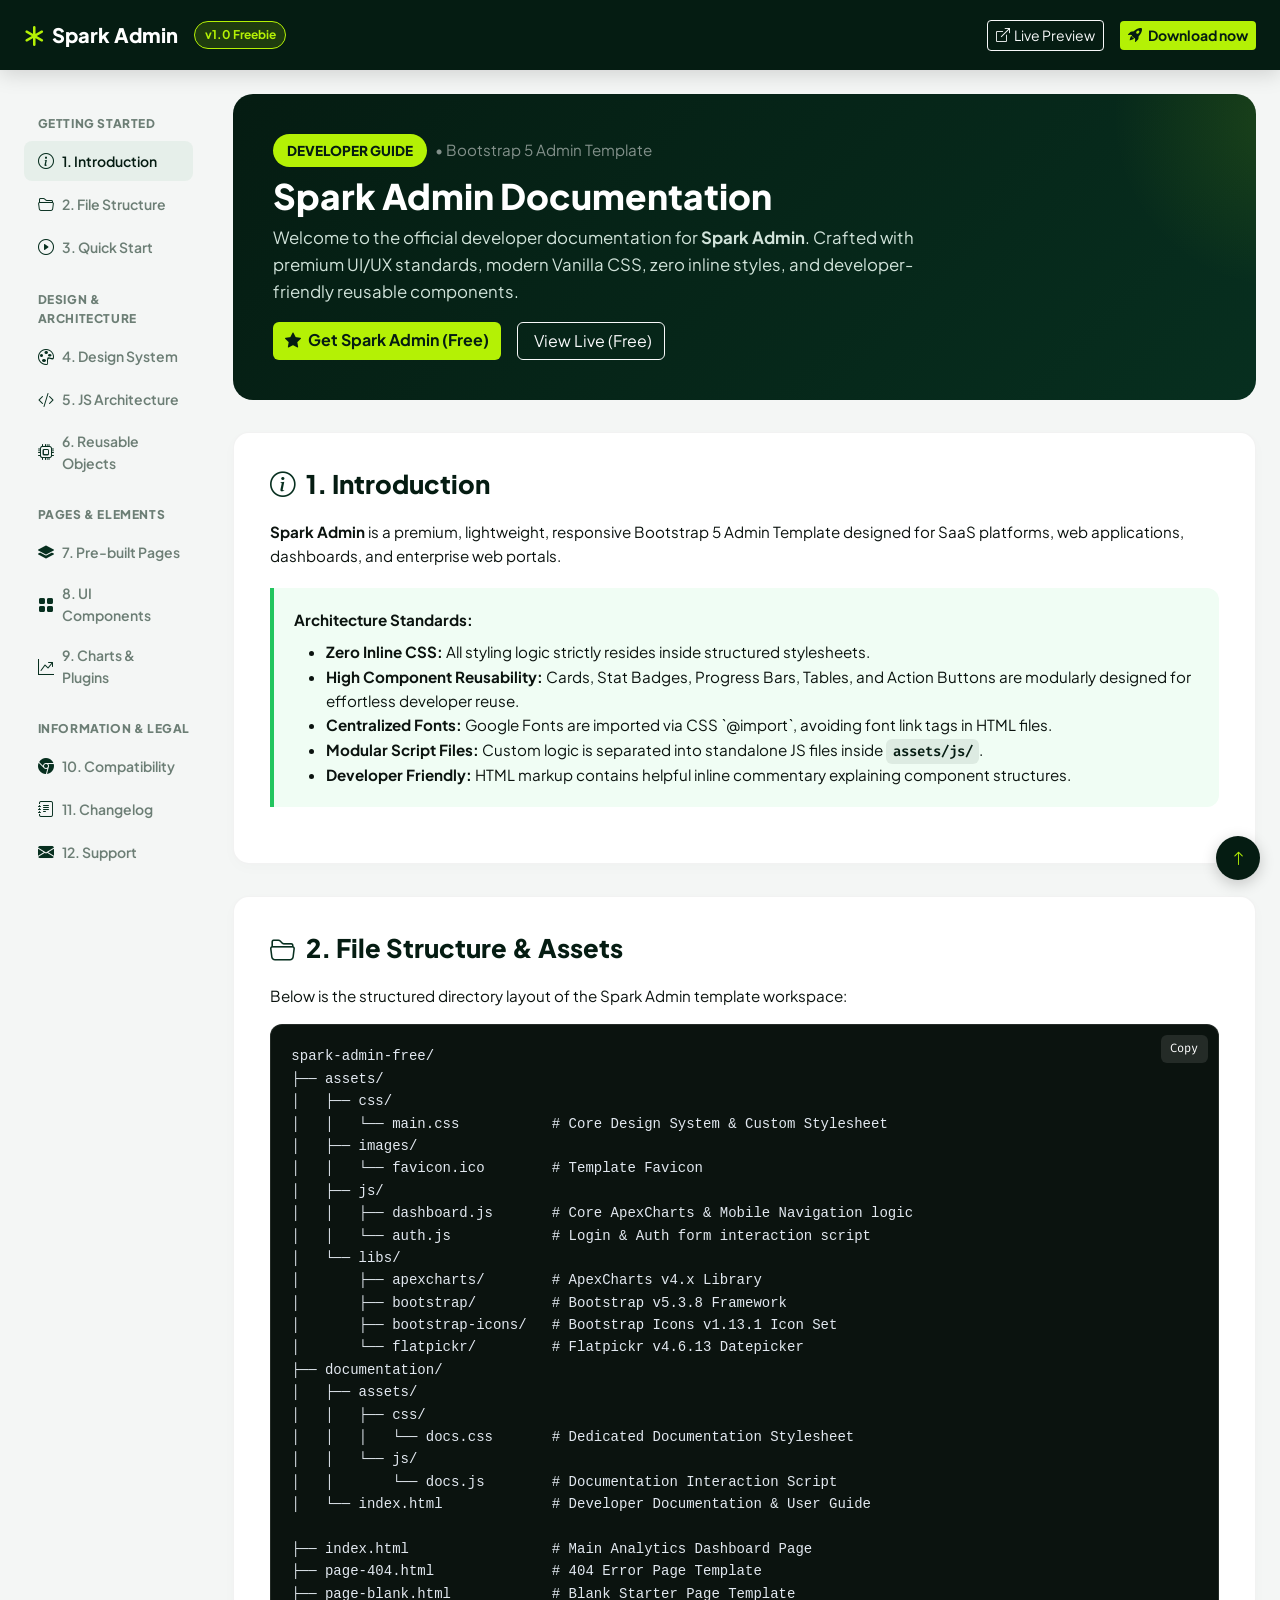
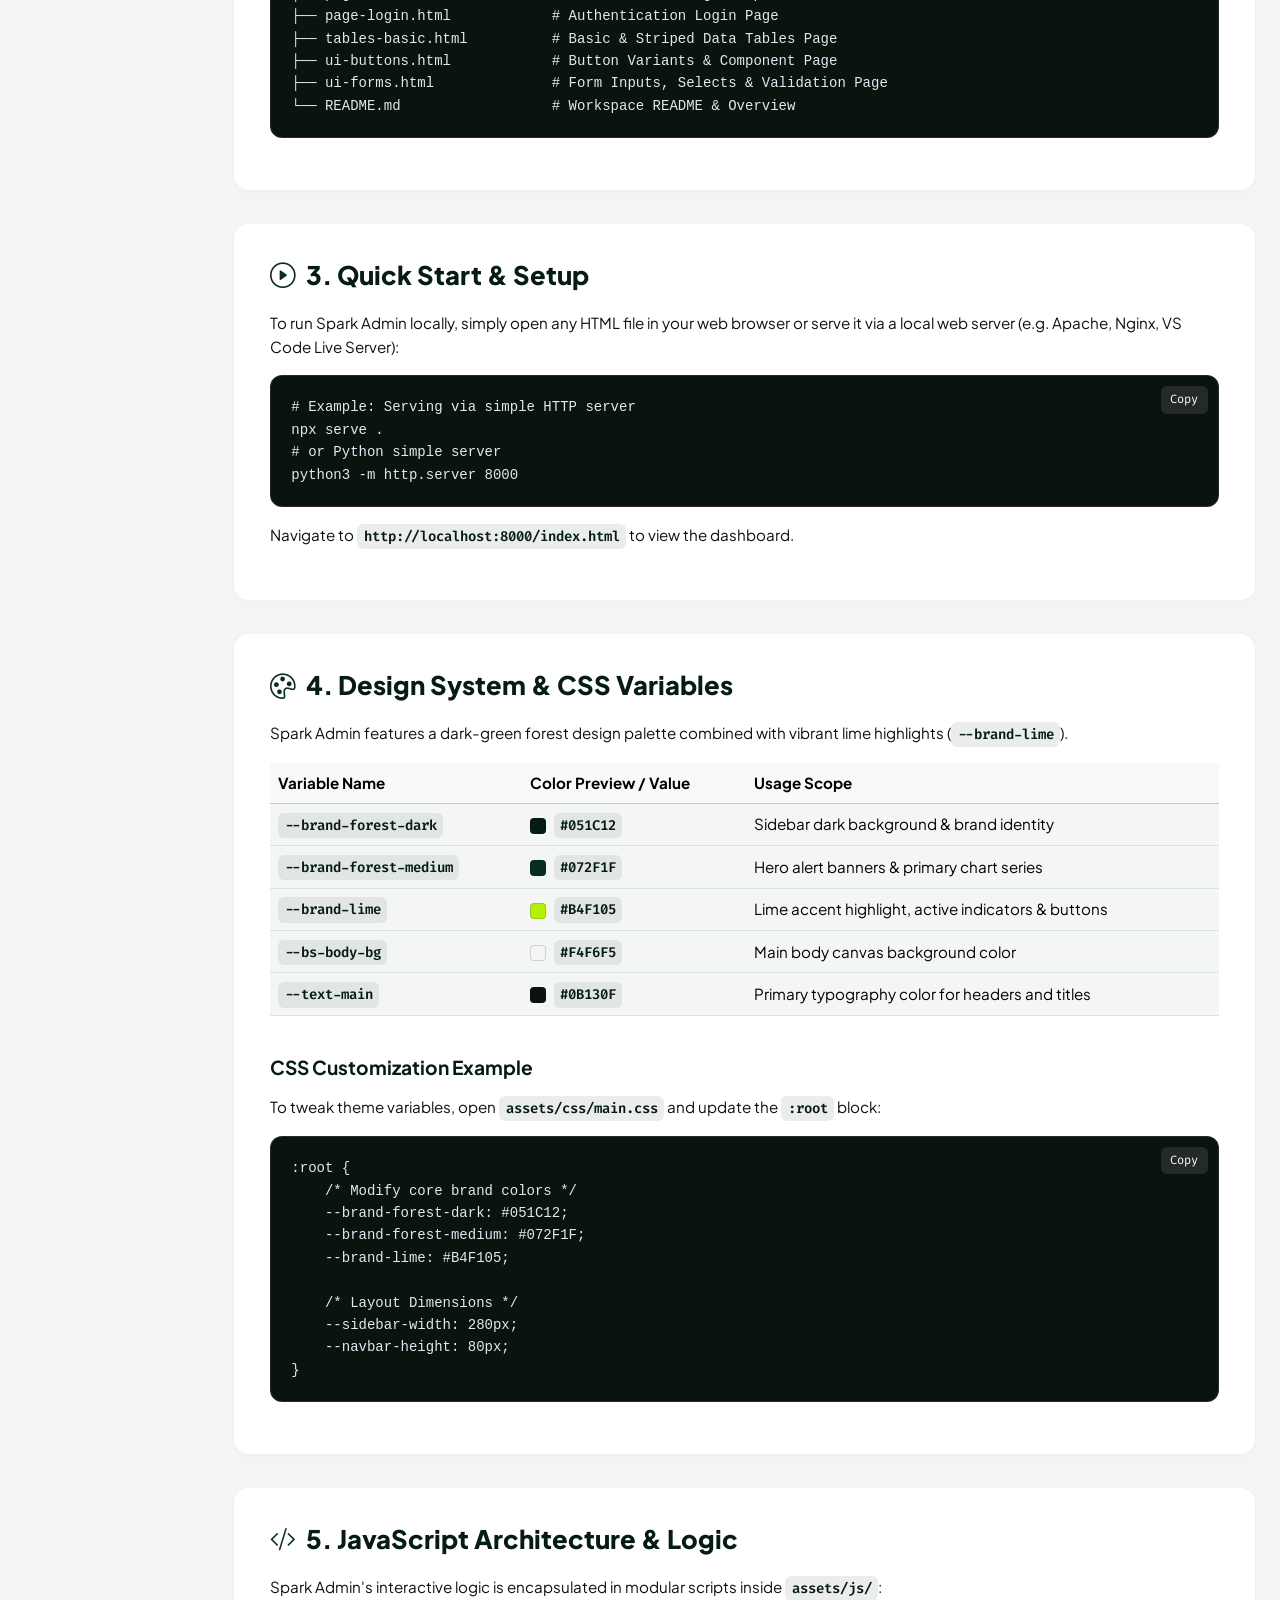
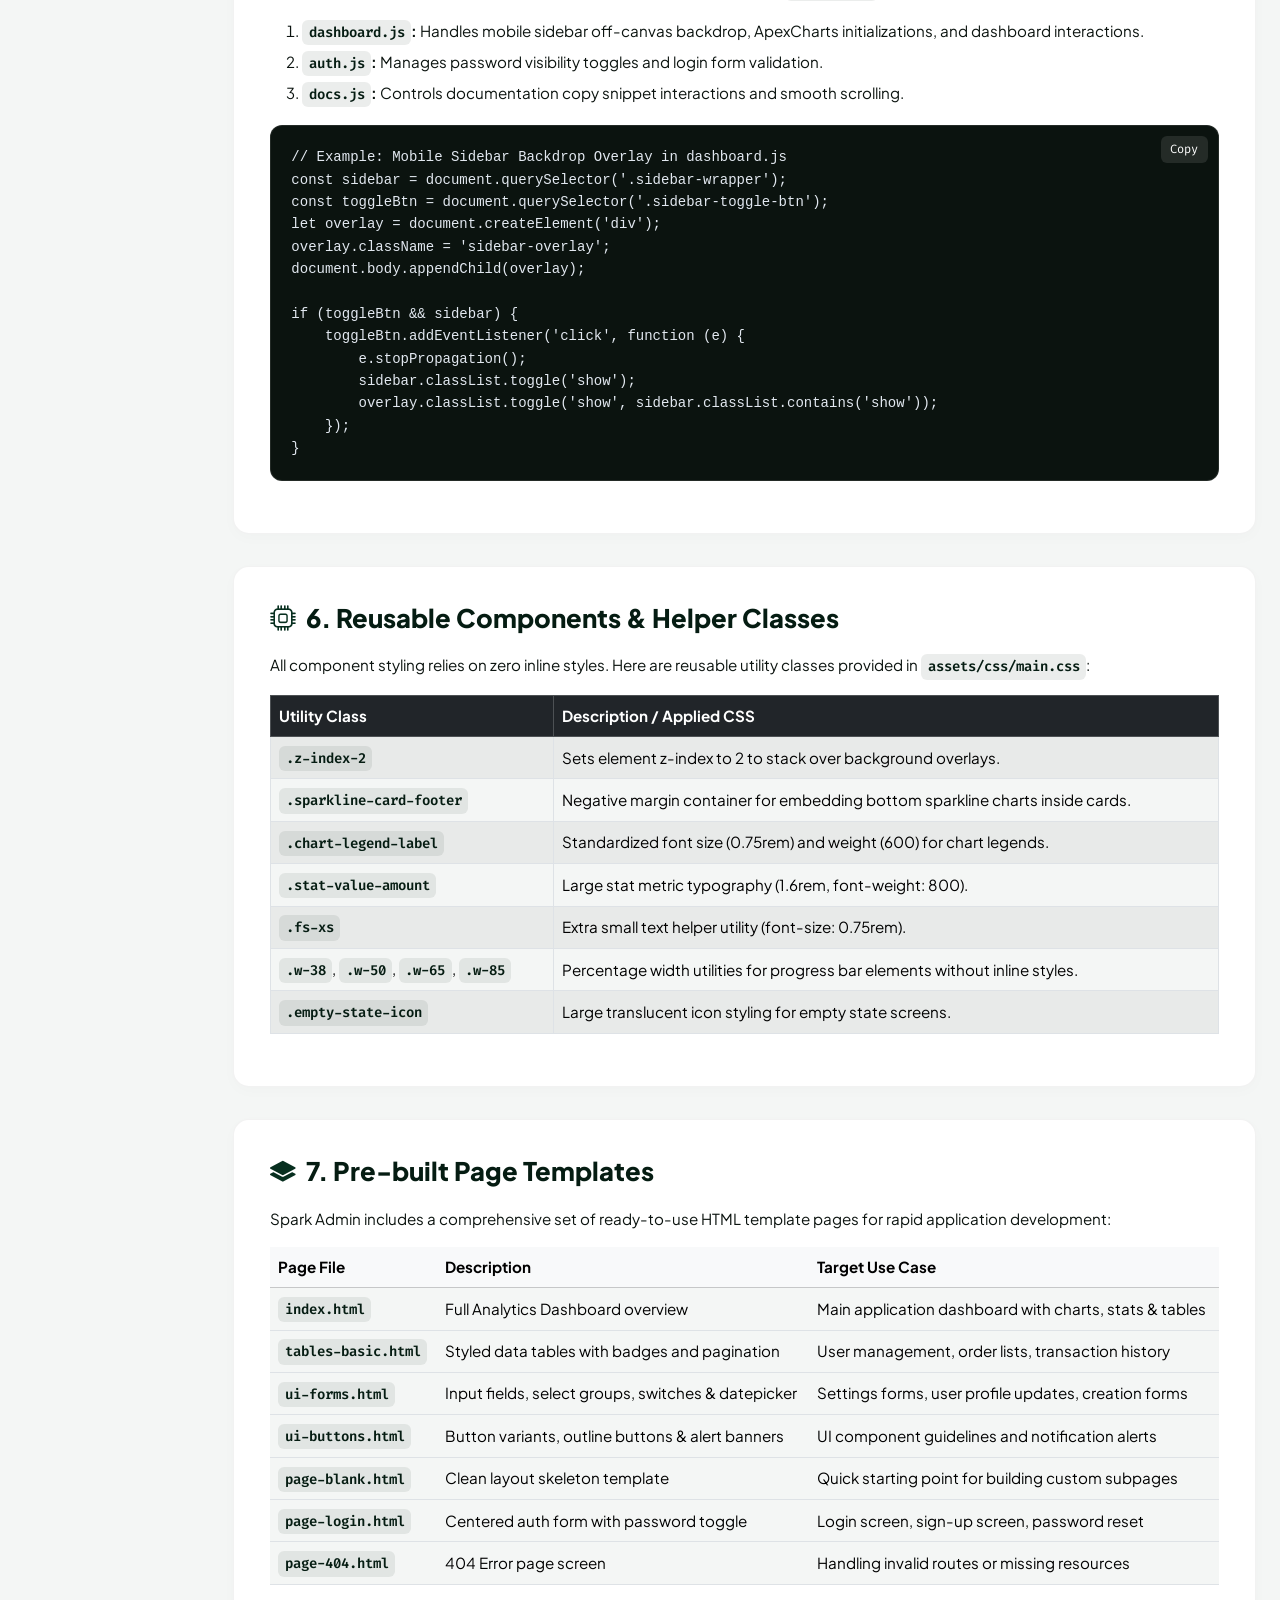
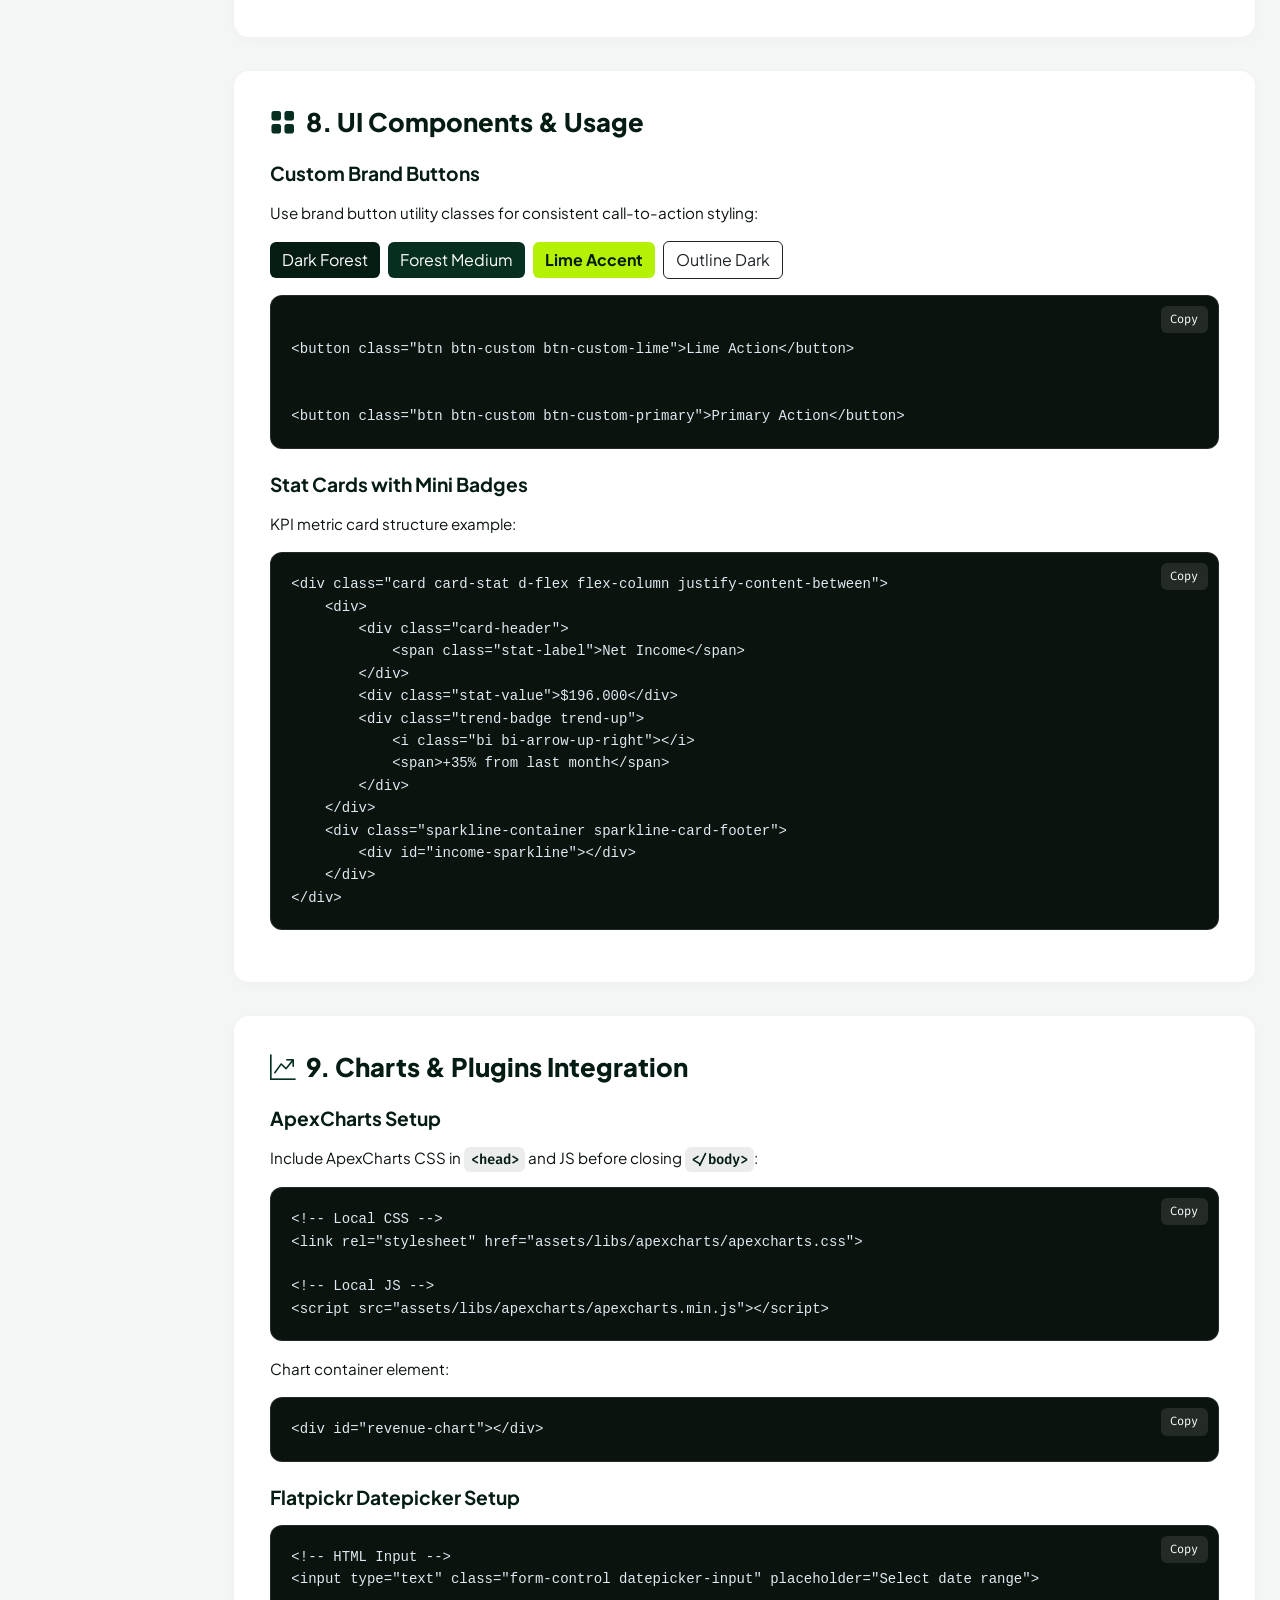
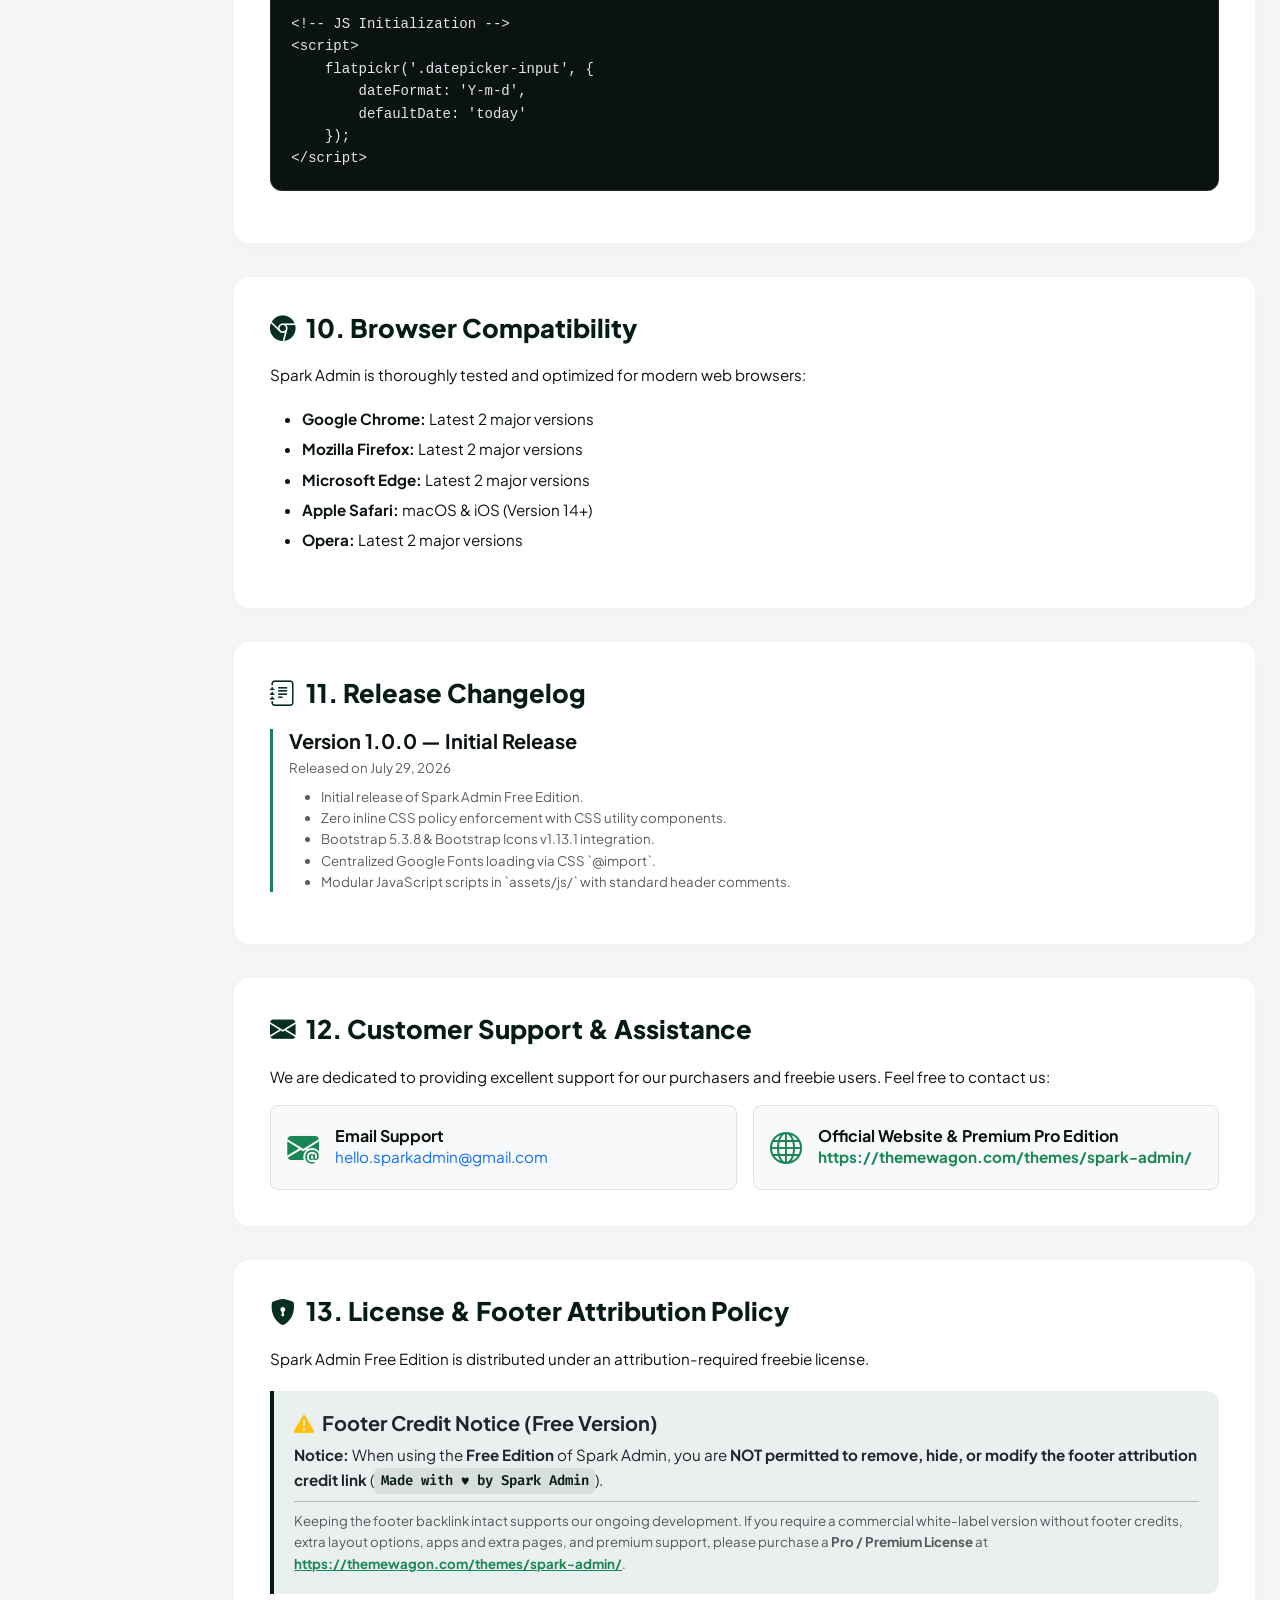
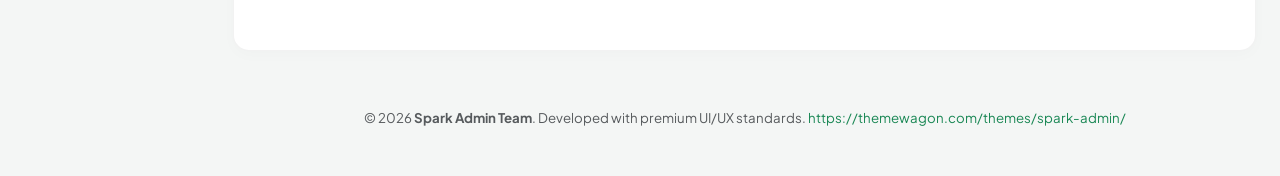
<file: documentation/index.html>
<!DOCTYPE html>
<html lang="en">

<head>
  <meta charset="UTF-8">
  <meta name="viewport" content="width=device-width, initial-scale=1.0">
  <title>Spark Admin - Documentation & Developer Guide</title>

  <!-- Meta Information -->
  <meta name="description"
    content="Official documentation and developer guide for Spark Admin - Bootstrap 5 Admin Dashboard Template.">
  <meta name="author" content="Spark Admin Team">

  <!-- Favicon -->
  <link rel="icon" type="image/png" href="../assets/images/favicon.ico">

  <!-- Bootstrap 5 CSS & Icons -->
  <link rel="stylesheet" href="../assets/libs/bootstrap/css/bootstrap.min.css">
  <link rel="stylesheet" href="../assets/libs/bootstrap-icons/bootstrap-icons.css">

  <!-- Custom Documentation Stylesheet (Google Fonts imported via CSS) -->
  <link rel="stylesheet" href="assets/css/docs.css">
</head>

<body>

  <!-- Header Navigation -->
  <header class="doc-navbar d-flex align-items-center">
    <div class="container-fluid px-4 d-flex align-items-center justify-content-between">
      <div class="d-flex align-items-center gap-3">
        <a href="../index.html" class="doc-brand">
          <i class="bi bi-asterisk"></i>
          <span>Spark Admin</span>
        </a>
        <span class="doc-version-badge">v1.0 Freebie</span>
      </div>
      <div class="d-flex align-items-center gap-3">
        <a href="https://themewagon.github.io/spark-admin/" target="_blank"
          class="btn btn-sm btn-outline-light d-none d-md-inline-flex align-items-center gap-1">
          <i class="bi bi-box-arrow-up-right"></i> Live Preview
        </a>
        <a href="https://themewagon.com/themes/spark-admin/" target="_blank" class="btn btn-sm btn-doc-lime">
          <i class="bi bi-rocket-takeoff-fill me-1"></i> Download now
        </a>
      </div>
    </div>
  </header>

  <!-- Main Content Layout -->
  <div class="container-fluid px-4 py-4">
    <div class="row">

      <!-- Sticky Sidebar Navigation -->
      <div class="col-lg-3 col-xl-2">
        <div class="doc-sidebar">
          <div class="doc-sidebar-title">Getting Started</div>
          <nav class="nav flex-column">
            <a class="nav-link active" href="#introduction"><i class="bi bi-info-circle"></i> 1. Introduction</a>
            <a class="nav-link" href="#file-structure"><i class="bi bi-folder2-open"></i> 2. File Structure</a>
            <a class="nav-link" href="#quick-start"><i class="bi bi-play-circle"></i> 3. Quick Start</a>
          </nav>

          <div class="doc-sidebar-title">Design & Architecture</div>
          <nav class="nav flex-column">
            <a class="nav-link" href="#design-system"><i class="bi bi-palette"></i> 4. Design System</a>
            <a class="nav-link" href="#javascript"><i class="bi bi-code-slash"></i> 5. JS Architecture</a>
            <a class="nav-link" href="#reusable-components"><i class="bi bi-cpu"></i> 6. Reusable Objects</a>
          </nav>

          <div class="doc-sidebar-title">Pages & Elements</div>
          <nav class="nav flex-column">
            <a class="nav-link" href="#page-templates"><i class="bi bi-layers-fill"></i> 7. Pre-built Pages</a>
            <a class="nav-link" href="#ui-components"><i class="bi bi-grid-fill"></i> 8. UI Components</a>
            <a class="nav-link" href="#charts-plugins"><i class="bi bi-graph-up-arrow"></i> 9. Charts & Plugins</a>
          </nav>

          <div class="doc-sidebar-title">Information & Legal</div>
          <nav class="nav flex-column">
            <a class="nav-link" href="#browser-support"><i class="bi bi-browser-chrome"></i> 10. Compatibility</a>
            <a class="nav-link" href="#changelog"><i class="bi bi-journal-text"></i> 11. Changelog</a>
            <a class="nav-link" href="#support"><i class="bi bi-envelope-fill"></i> 12. Support</a>
            <a class="nav-link" href="#license"><i class="bi bi-shield-lock-fill"></i> 13. License & Attribution</a>
          </nav>
        </div>
      </div>

      <!-- Documentation Content Area -->
      <div class="col-lg-9 col-xl-10">

        <!-- Hero Header Banner -->
        <div class="doc-hero">
          <div class="d-flex align-items-center gap-2 mb-2">
            <span class="doc-badge-lime">DEVELOPER GUIDE</span>
            <span class="text-white-50">• Bootstrap 5 Admin Template</span>
          </div>
          <h1>Spark Admin Documentation</h1>
          <p class="mb-3">
            Welcome to the official developer documentation for <strong>Spark Admin</strong>. Crafted with premium UI/UX
            standards, modern Vanilla CSS, zero inline styles, and developer-friendly reusable components.
          </p>
          <div class="d-flex gap-2 flex-wrap">
            <a href="https://themewagon.com/themes/spark-admin/" target="_blank" class="btn btn-doc-lime me-2">
              <i class="bi bi-star-fill me-1"></i> Get Spark Admin (Free)
            </a>
            <a href="https://themewagon.github.com/spark-admin/" target="_blank" class="btn btn-outline-light">
              <i class="bi bi-layout-dashboard me-1"></i> View Live (Free)
            </a>
          </div>
        </div>

        <!-- 1. Introduction Section -->
        <section id="introduction" class="doc-section">
          <h2><i class="bi bi-info-circle"></i> 1. Introduction</h2>
          <p>
            <strong>Spark Admin</strong> is a premium, lightweight, responsive Bootstrap 5 Admin Template designed for
            SaaS platforms, web applications, dashboards, and enterprise web portals.
          </p>

          <div class="doc-alert doc-alert-tip">
            <strong>Architecture Standards:</strong>
            <ul class="mb-0 mt-2">
              <li><strong>Zero Inline CSS:</strong> All styling logic strictly resides inside structured stylesheets.
              </li>
              <li><strong>High Component Reusability:</strong> Cards, Stat Badges, Progress Bars, Tables, and Action
                Buttons are modularly designed for effortless developer reuse.</li>
              <li><strong>Centralized Fonts:</strong> Google Fonts are imported via CSS `@import`, avoiding font link
                tags in HTML files.</li>
              <li><strong>Modular Script Files:</strong> Custom logic is separated into standalone JS files inside
                <code>assets/js/</code>.
              </li>
              <li><strong>Developer Friendly:</strong> HTML markup contains helpful inline commentary explaining
                component structures.</li>
            </ul>
          </div>
        </section>

        <!-- 2. File Structure Section -->
        <section id="file-structure" class="doc-section">
          <h2><i class="bi bi-folder2-open"></i> 2. File Structure & Assets</h2>
          <p>Below is the structured directory layout of the Spark Admin template workspace:</p>

          <pre><button class="btn-copy" onclick="copyCode(this)">Copy</button><code>spark-admin-free/
├── assets/
│   ├── css/
│   │   └── main.css           # Core Design System & Custom Stylesheet
│   ├── images/
│   │   └── favicon.ico        # Template Favicon
│   ├── js/
│   │   ├── dashboard.js       # Core ApexCharts & Mobile Navigation logic
│   │   └── auth.js            # Login & Auth form interaction script
│   └── libs/
│       ├── apexcharts/        # ApexCharts v4.x Library
│       ├── bootstrap/         # Bootstrap v5.3.8 Framework
│       ├── bootstrap-icons/   # Bootstrap Icons v1.13.1 Icon Set
│       └── flatpickr/         # Flatpickr v4.6.13 Datepicker
├── documentation/
│   ├── assets/
│   │   ├── css/
│   │   │   └── docs.css       # Dedicated Documentation Stylesheet
│   │   └── js/
│   │       └── docs.js        # Documentation Interaction Script
│   └── index.html             # Developer Documentation & User Guide

├── index.html                 # Main Analytics Dashboard Page
├── page-404.html              # 404 Error Page Template
├── page-blank.html            # Blank Starter Page Template
├── page-login.html            # Authentication Login Page
├── tables-basic.html          # Basic & Striped Data Tables Page
├── ui-buttons.html            # Button Variants & Component Page
├── ui-forms.html              # Form Inputs, Selects & Validation Page
└── README.md                  # Workspace README & Overview</code></pre>
        </section>

        <!-- 3. Quick Start Section -->
        <section id="quick-start" class="doc-section">
          <h2><i class="bi bi-play-circle"></i> 3. Quick Start & Setup</h2>
          <p>To run Spark Admin locally, simply open any HTML file in your web browser or serve it via a local web
            server (e.g. Apache, Nginx, VS Code Live Server):</p>

          <pre><button class="btn-copy" onclick="copyCode(this)">Copy</button><code># Example: Serving via simple HTTP server
npx serve .
# or Python simple server
python3 -m http.server 8000</code></pre>

          <p>Navigate to <code>http://localhost:8000/index.html</code> to view the dashboard.</p>
        </section>

        <!-- 4. Design System Section -->
        <section id="design-system" class="doc-section">
          <h2><i class="bi bi-palette"></i> 4. Design System & CSS Variables</h2>
          <p>
            Spark Admin features a dark-green forest design palette combined with vibrant lime highlights
            (<code>--brand-lime</code>).
          </p>

          <div class="table-responsive">
            <table class="table table-hover align-middle">
              <thead class="table-light">
                <tr>
                  <th>Variable Name</th>
                  <th>Color Preview / Value</th>
                  <th>Usage Scope</th>
                </tr>
              </thead>
              <tbody>
                <tr>
                  <td><code>--brand-forest-dark</code></td>
                  <td><span class="color-swatch swatch-forest-dark"></span><code>#051C12</code></td>
                  <td>Sidebar dark background & brand identity</td>
                </tr>
                <tr>
                  <td><code>--brand-forest-medium</code></td>
                  <td><span class="color-swatch swatch-forest-medium"></span><code>#072F1F</code></td>
                  <td>Hero alert banners & primary chart series</td>
                </tr>
                <tr>
                  <td><code>--brand-lime</code></td>
                  <td><span class="color-swatch swatch-lime"></span><code>#B4F105</code></td>
                  <td>Lime accent highlight, active indicators & buttons</td>
                </tr>
                <tr>
                  <td><code>--bs-body-bg</code></td>
                  <td><span class="color-swatch swatch-body-bg"></span><code>#F4F6F5</code></td>
                  <td>Main body canvas background color</td>
                </tr>
                <tr>
                  <td><code>--text-main</code></td>
                  <td><span class="color-swatch swatch-text-main"></span><code>#0B130F</code></td>
                  <td>Primary typography color for headers and titles</td>
                </tr>
              </tbody>
            </table>
          </div>

          <h3 id="css-variables" class="mt-4">CSS Customization Example</h3>
          <p>To tweak theme variables, open <code>assets/css/main.css</code> and update the <code>:root</code> block:
          </p>
          <pre><button class="btn-copy" onclick="copyCode(this)">Copy</button><code>:root {
    /* Modify core brand colors */
    --brand-forest-dark: #051C12;
    --brand-forest-medium: #072F1F;
    --brand-lime: #B4F105;
    
    /* Layout Dimensions */
    --sidebar-width: 280px;
    --navbar-height: 80px;
}</code></pre>
        </section>

        <!-- 5. JavaScript Architecture Section -->
        <section id="javascript" class="doc-section">
          <h2><i class="bi bi-code-slash"></i> 5. JavaScript Architecture & Logic</h2>
          <p>Spark Admin's interactive logic is encapsulated in modular scripts inside <code>assets/js/</code>:</p>

          <ol class="lh-lg">
            <li><strong><code>dashboard.js</code>:</strong> Handles mobile sidebar off-canvas backdrop, ApexCharts
              initializations, and dashboard interactions.</li>
            <li><strong><code>auth.js</code>:</strong> Manages password visibility toggles and login form validation.
            </li>
            <li><strong><code>docs.js</code>:</strong> Controls documentation copy snippet interactions and smooth
              scrolling.</li>
          </ol>

          <pre><button class="btn-copy" onclick="copyCode(this)">Copy</button><code>// Example: Mobile Sidebar Backdrop Overlay in dashboard.js
const sidebar = document.querySelector('.sidebar-wrapper');
const toggleBtn = document.querySelector('.sidebar-toggle-btn');
let overlay = document.createElement('div');
overlay.className = 'sidebar-overlay';
document.body.appendChild(overlay);

if (toggleBtn && sidebar) {
    toggleBtn.addEventListener('click', function (e) {
        e.stopPropagation();
        sidebar.classList.toggle('show');
        overlay.classList.toggle('show', sidebar.classList.contains('show'));
    });
}</code></pre>
        </section>

        <!-- 6. Reusable Objects Section -->
        <section id="reusable-components" class="doc-section">
          <h2><i class="bi bi-cpu"></i> 6. Reusable Components & Helper Classes</h2>
          <p>All component styling relies on zero inline styles. Here are reusable utility classes provided in
            <code>assets/css/main.css</code>:
          </p>

          <div class="table-responsive">
            <table class="table table-bordered table-striped align-middle">
              <thead class="table-dark">
                <tr>
                  <th>Utility Class</th>
                  <th>Description / Applied CSS</th>
                </tr>
              </thead>
              <tbody>
                <tr>
                  <td><code>.z-index-2</code></td>
                  <td>Sets element z-index to 2 to stack over background overlays.</td>
                </tr>
                <tr>
                  <td><code>.sparkline-card-footer</code></td>
                  <td>Negative margin container for embedding bottom sparkline charts inside cards.</td>
                </tr>
                <tr>
                  <td><code>.chart-legend-label</code></td>
                  <td>Standardized font size (0.75rem) and weight (600) for chart legends.</td>
                </tr>
                <tr>
                  <td><code>.stat-value-amount</code></td>
                  <td>Large stat metric typography (1.6rem, font-weight: 800).</td>
                </tr>
                <tr>
                  <td><code>.fs-xs</code></td>
                  <td>Extra small text helper utility (font-size: 0.75rem).</td>
                </tr>
                <tr>
                  <td><code>.w-38</code>, <code>.w-50</code>, <code>.w-65</code>, <code>.w-85</code></td>
                  <td>Percentage width utilities for progress bar elements without inline styles.</td>
                </tr>
                <tr>
                  <td><code>.empty-state-icon</code></td>
                  <td>Large translucent icon styling for empty state screens.</td>
                </tr>
              </tbody>
            </table>
          </div>
        </section>

        <!-- 7. Pre-built Pages Section -->
        <section id="page-templates" class="doc-section">
          <h2><i class="bi bi-layers-fill"></i> 7. Pre-built Page Templates</h2>
          <p>Spark Admin includes a comprehensive set of ready-to-use HTML template pages for rapid application
            development:</p>

          <div class="table-responsive">
            <table class="table table-hover align-middle">
              <thead class="table-light">
                <tr>
                  <th>Page File</th>
                  <th>Description</th>
                  <th>Target Use Case</th>
                </tr>
              </thead>
              <tbody>
                <tr>
                  <td><code>index.html</code></td>
                  <td>Full Analytics Dashboard overview</td>
                  <td>Main application dashboard with charts, stats & tables</td>
                </tr>
                <tr>
                  <td><code>tables-basic.html</code></td>
                  <td>Styled data tables with badges and pagination</td>
                  <td>User management, order lists, transaction history</td>
                </tr>
                <tr>
                  <td><code>ui-forms.html</code></td>
                  <td>Input fields, select groups, switches & datepicker</td>
                  <td>Settings forms, user profile updates, creation forms</td>
                </tr>
                <tr>
                  <td><code>ui-buttons.html</code></td>
                  <td>Button variants, outline buttons & alert banners</td>
                  <td>UI component guidelines and notification alerts</td>
                </tr>
                <tr>
                  <td><code>page-blank.html</code></td>
                  <td>Clean layout skeleton template</td>
                  <td>Quick starting point for building custom subpages</td>
                </tr>
                <tr>
                  <td><code>page-login.html</code></td>
                  <td>Centered auth form with password toggle</td>
                  <td>Login screen, sign-up screen, password reset</td>
                </tr>
                <tr>
                  <td><code>page-404.html</code></td>
                  <td>404 Error page screen</td>
                  <td>Handling invalid routes or missing resources</td>
                </tr>
              </tbody>
            </table>
          </div>
        </section>

        <!-- 8. UI Components Section -->
        <section id="ui-components" class="doc-section">
          <h2><i class="bi bi-grid-fill"></i> 8. UI Components & Usage</h2>

          <h3>Custom Brand Buttons</h3>
          <p>Use brand button utility classes for consistent call-to-action styling:</p>
          <div class="mb-3 d-flex gap-2 flex-wrap align-items-center">
            <button class="btn btn-doc-dark">Dark Forest</button>
            <button class="btn btn-doc-medium">Forest Medium</button>
            <button class="btn btn-doc-lime">Lime Accent</button>
            <button class="btn btn-outline-dark">Outline Dark</button>
          </div>

          <pre><button class="btn-copy" onclick="copyCode(this)">Copy</button><code><!-- Lime Accent Button -->
&lt;button class="btn btn-custom btn-custom-lime"&gt;Lime Action&lt;/button&gt;

<!-- Dark Forest Button -->
&lt;button class="btn btn-custom btn-custom-primary"&gt;Primary Action&lt;/button&gt;</code></pre>

          <h3 class="mt-4">Stat Cards with Mini Badges</h3>
          <p>KPI metric card structure example:</p>
          <pre><button class="btn-copy" onclick="copyCode(this)">Copy</button><code>&lt;div class="card card-stat d-flex flex-column justify-content-between"&gt;
    &lt;div&gt;
        &lt;div class="card-header"&gt;
            &lt;span class="stat-label"&gt;Net Income&lt;/span&gt;
        &lt;/div&gt;
        &lt;div class="stat-value"&gt;$196.000&lt;/div&gt;
        &lt;div class="trend-badge trend-up"&gt;
            &lt;i class="bi bi-arrow-up-right"&gt;&lt;/i&gt;
            &lt;span&gt;+35% from last month&lt;/span&gt;
        &lt;/div&gt;
    &lt;/div&gt;
    &lt;div class="sparkline-container sparkline-card-footer"&gt;
        &lt;div id="income-sparkline"&gt;&lt;/div&gt;
    &lt;/div&gt;
&lt;/div&gt;</code></pre>
        </section>

        <!-- 9. Charts & Plugins Section -->
        <section id="charts-plugins" class="doc-section">
          <h2><i class="bi bi-graph-up-arrow"></i> 9. Charts & Plugins Integration</h2>

          <h3>ApexCharts Setup</h3>
          <p>Include ApexCharts CSS in <code>&lt;head&gt;</code> and JS before closing <code>&lt;/body&gt;</code>:</p>
          <pre><button class="btn-copy" onclick="copyCode(this)">Copy</button><code>&lt;!-- Local CSS --&gt;
&lt;link rel="stylesheet" href="assets/libs/apexcharts/apexcharts.css"&gt;

&lt;!-- Local JS --&gt;
&lt;script src="assets/libs/apexcharts/apexcharts.min.js"&gt;&lt;/script&gt;</code></pre>

          <p>Chart container element:</p>
          <pre><button class="btn-copy" onclick="copyCode(this)">Copy</button><code>&lt;div id="revenue-chart"&gt;&lt;/div&gt;</code></pre>

          <h3 class="mt-4">Flatpickr Datepicker Setup</h3>
          <pre><button class="btn-copy" onclick="copyCode(this)">Copy</button><code>&lt;!-- HTML Input --&gt;
&lt;input type="text" class="form-control datepicker-input" placeholder="Select date range"&gt;

&lt;!-- JS Initialization --&gt;
&lt;script&gt;
    flatpickr('.datepicker-input', {
        dateFormat: 'Y-m-d',
        defaultDate: 'today'
    });
&lt;/script&gt;</code></pre>
        </section>

        <!-- 10. Browser Support Section -->
        <section id="browser-support" class="doc-section">
          <h2><i class="bi bi-browser-chrome"></i> 10. Browser Compatibility</h2>
          <p>Spark Admin is thoroughly tested and optimized for modern web browsers:</p>
          <ul class="lh-lg">
            <li><strong>Google Chrome:</strong> Latest 2 major versions</li>
            <li><strong>Mozilla Firefox:</strong> Latest 2 major versions</li>
            <li><strong>Microsoft Edge:</strong> Latest 2 major versions</li>
            <li><strong>Apple Safari:</strong> macOS & iOS (Version 14+)</li>
            <li><strong>Opera:</strong> Latest 2 major versions</li>
          </ul>
        </section>

        <!-- 11. Changelog Section -->
        <section id="changelog" class="doc-section">
          <h2><i class="bi bi-journal-text"></i> 11. Release Changelog</h2>

          <div class="border-start border-3 border-success ps-3 my-3">
            <h5 class="fw-bold mb-1">Version 1.0.0 — Initial Release</h5>
            <p class="text-muted small mb-2">Released on July 29, 2026</p>
            <ul class="small mb-0 text-muted">
              <li>Initial release of Spark Admin Free Edition.</li>
              <li>Zero inline CSS policy enforcement with CSS utility components.</li>
              <li>Bootstrap 5.3.8 & Bootstrap Icons v1.13.1 integration.</li>
              <li>Centralized Google Fonts loading via CSS `@import`.</li>
              <li>Modular JavaScript scripts in `assets/js/` with standard header comments.</li>
            </ul>
          </div>
        </section>

        <!-- 12. Support Section -->
        <section id="support" class="doc-section">
          <h2><i class="bi bi-envelope-fill"></i> 12. Customer Support & Assistance</h2>
          <p>We are dedicated to providing excellent support for our purchasers and freebie users. Feel free to contact
            us:</p>

          <div class="row g-3">
            <div class="col-md-6">
              <div class="p-3 border rounded-3 bg-light d-flex align-items-center gap-3">
                <i class="bi bi-envelope-at-fill fs-2 text-success"></i>
                <div>
                  <h6 class="fw-bold mb-0">Email Support</h6>
                  <a href="mailto:hello.sparkadmin@gmail.com"
                    class="text-decoration-none">hello.sparkadmin@gmail.com</a>
                </div>
              </div>
            </div>
            <div class="col-md-6">
              <div class="p-3 border rounded-3 bg-light d-flex align-items-center gap-3">
                <i class="bi bi-globe fs-2 text-success"></i>
                <div>
                  <h6 class="fw-bold mb-0">Official Website & Premium Pro Edition</h6>
                  <a href="#!"
                    class="text-decoration-none fw-bold text-success">https://themewagon.com/themes/spark-admin/</a>
                </div>
              </div>
            </div>
          </div>
        </section>

        <!-- 13. License & Footer Credit Policy Section -->
        <section id="license" class="doc-section">
          <h2><i class="bi bi-shield-lock-fill"></i> 13. License & Footer Attribution Policy</h2>
          <p>Spark Admin Free Edition is distributed under an attribution-required freebie license.</p>

          <div class="doc-alert doc-alert-info">
            <h5 class="fw-bold text-dark mb-2"><i class="bi bi-exclamation-triangle-fill me-2 text-warning"></i>Footer
              Credit Notice (Free Version)</h5>
            <p class="mb-2 text-dark">
              <strong>Notice:</strong> When using the <strong>Free Edition</strong> of Spark Admin, you are <strong>NOT
                permitted to remove, hide, or modify the footer attribution credit link</strong>
              (<code>Made with ♥ by Spark Admin</code>).
            </p>
            <hr class="my-2">
            <p class="small mb-0 text-muted">
              Keeping the footer backlink intact supports our ongoing development. If you require a commercial
              white-label version without footer credits, extra layout options, apps and extra pages, and premium
              support, please purchase a <strong>Pro / Premium License</strong> at <a href="#!"
                class="fw-bold text-success">https://themewagon.com/themes/spark-admin/</a>.
            </p>
          </div>
        </section>

        <!-- Footer -->
        <footer class="py-4 text-center text-muted small">
          <p class="mb-0">&copy; 2026 <strong>Spark Admin Team</strong>. Developed with premium UI/UX standards. <a
              href="#!" class="text-success text-decoration-none">https://themewagon.com/themes/spark-admin/</a></p>
        </footer>
      </div>
    </div>
  </div>

  <!-- Back to top button -->
  <a href="#" class="back-to-top" title="Back to top">
    <i class="bi bi-arrow-up"></i>
  </a>

  <!-- Local Bootstrap bundle -->
  <script src="../assets/libs/bootstrap/js/bootstrap.bundle.min.js"></script>

  <!-- Custom Documentation script module -->
  <script src="assets/js/docs.js"></script>
</body>

</html>
</file>
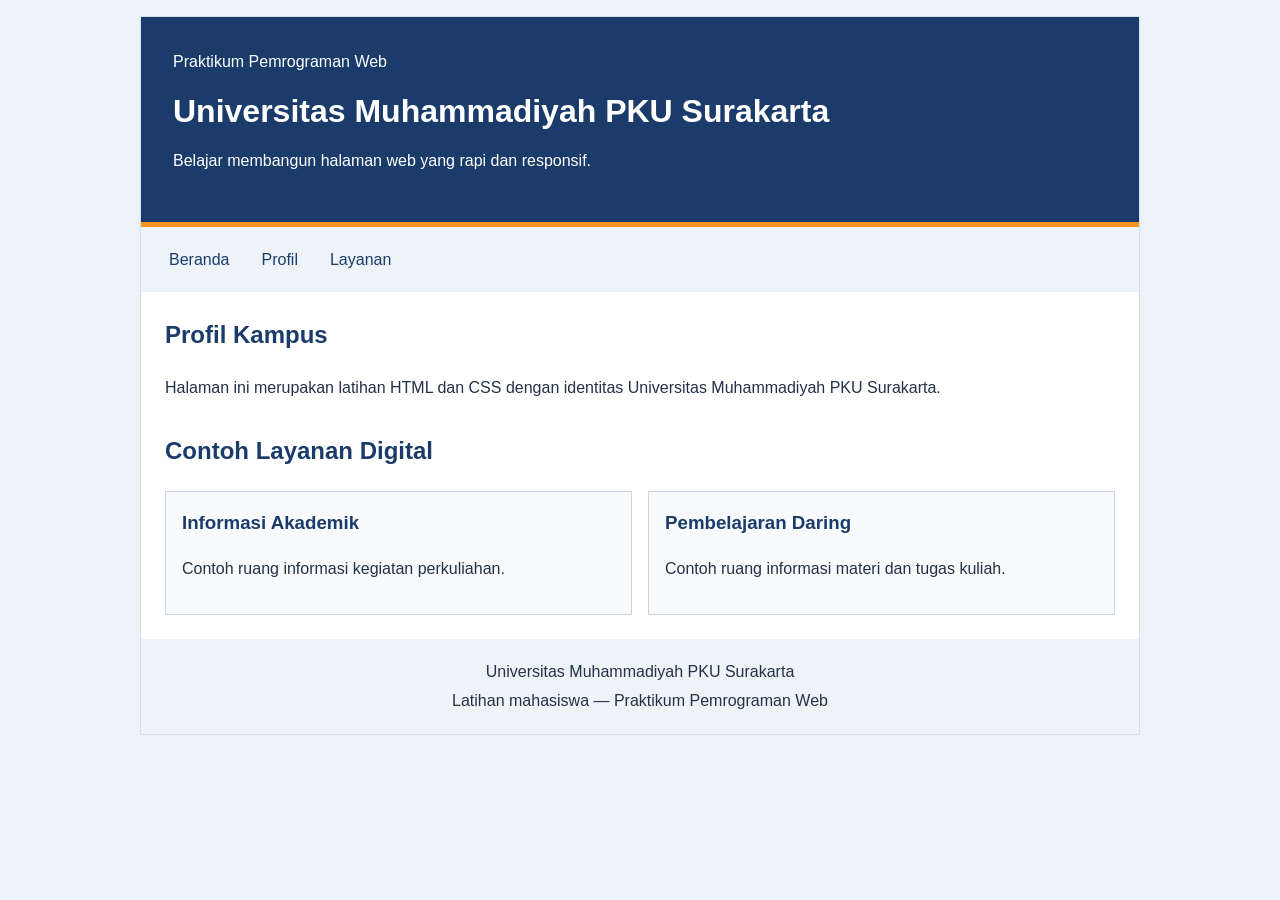
<file: modul3.html/index.html>
<!DOCTYPE html>
<html lang="id">
<head>
 <meta charset="UTF-8">
 <meta name="viewport" content="width=device-width, initial-scale=1">
 <title>Profil Kampus | UMPKU</title>
 <link rel="stylesheet" href="style.css">
</head>
<body>
 <a class="lewati" href="#konten">Lewati ke konten</a>
 <div class="halaman">
 <header class="header" id="beranda">
 <p class="identitas">Praktikum Pemrograman Web</p>
 <h1>Universitas Muhammadiyah PKU Surakarta</h1>
 <p>Belajar membangun halaman web yang rapi dan responsif.</p>
 </header>
 <nav class="menu" aria-label="Navigasi utama">
 <a href="#beranda">Beranda</a>
 <a href="#profil">Profil</a>
 <a href="#layanan">Layanan</a>
 </nav>
 <main id="konten" tabindex="-1">
 <section id="profil" class="panel">
 <h2>Profil Kampus</h2>
 <p>Halaman ini merupakan latihan HTML dan CSS dengan
 identitas Universitas Muhammadiyah PKU Surakarta.</p>
 </section>
 <section id="layanan" class="panel">
 <h2>Contoh Layanan Digital</h2>
 <div class="kartu-grid">
 <article class="kartu">
 <h3>Informasi Akademik</h3>
 <p>Contoh ruang informasi kegiatan perkuliahan.</p>
 </article>
 <article class="kartu">
    <h3>Pembelajaran Daring</h3>
 <p>Contoh ruang informasi materi dan tugas kuliah.</p>
 </article>
 </div>
 </section>
 </main>
 <footer class="footer">
 <p>Universitas Muhammadiyah PKU Surakarta</p>
 <p>Latihan mahasiswa — Praktikum Pemrograman Web</p>
 </footer>
 </div>
</body>
</html>
</file>
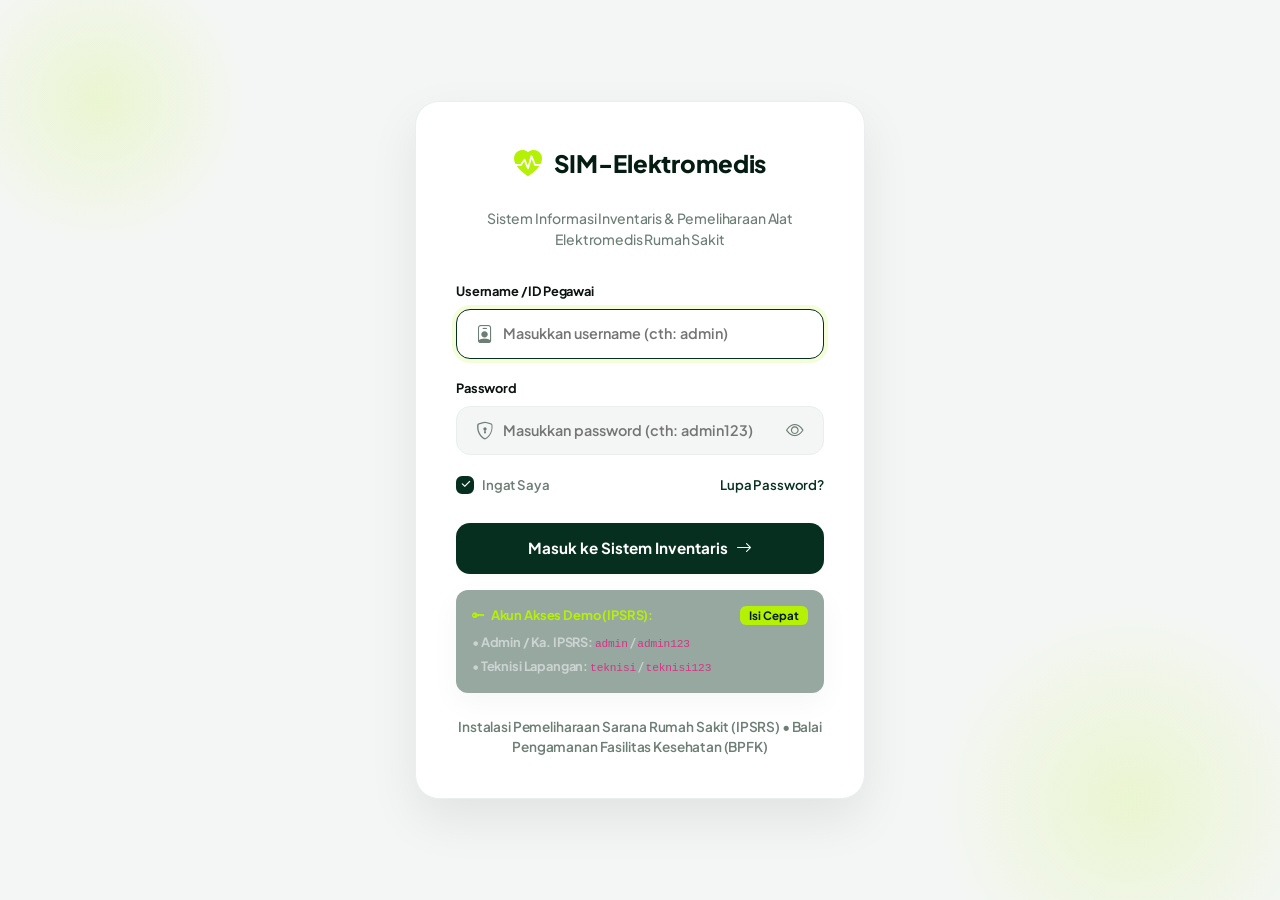
<file: login.html>
<!DOCTYPE html>
<html lang="id">
<head>
    <meta charset="UTF-8">
    <meta http-equiv="refresh" content="0; url=page-login.html">
    <title>Mengalihkan ke Halaman Login...</title>
</head>
<body>
    <p>Mengalihkan ke <a href="page-login.html">Halaman Login SIM-Elektromedis</a>...</p>
    <script>window.location.replace('page-login.html');</script>
</body>
</html>
</file>
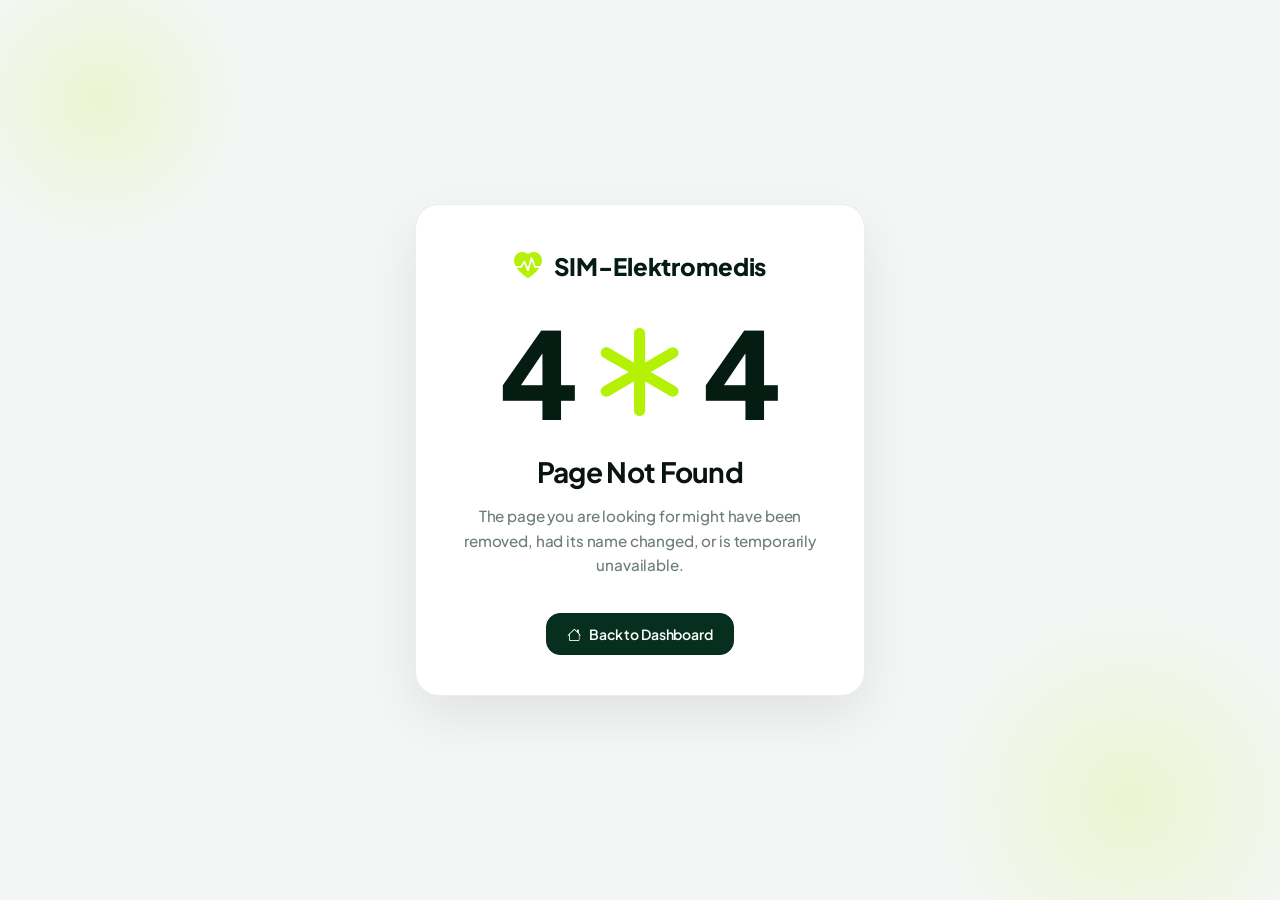
<file: page-404.html>
<!DOCTYPE html>
<html lang="en">
<head>
    <meta charset="UTF-8">
    <meta name="viewport" content="width=device-width, initial-scale=1.0">
    <title>404 Page Not Found - Spark Admin Premium Bootstrap 5 Admin Dashboard Template</title>
    
    <!-- SEO Optimization -->
    <meta name="description" content="404 Page Not Found - Spark Admin Premium Bootstrap 5 Admin Dashboard Template">
    <meta name="author" content="Spark Admin Team">
    
    <!-- Favicon -->
    <link rel="icon" type="image/png" href="assets/images/favicon.ico">
    
    <!-- Local Third-Party Libraries (100% Offline Compatible) -->
    <link rel="stylesheet" href="assets/libs/bootstrap/css/bootstrap.min.css">
    <link rel="stylesheet" href="assets/libs/bootstrap-icons/bootstrap-icons.css">
    
    <!-- Main Design System & Custom Stylesheet -->
    <link rel="stylesheet" href="assets/css/main.css">
</head>
<body>

    <!-- ==========================================
         START: 404 Error Page Container & Card
         ========================================== -->
    <div class="login-wrapper">
        <!-- Glowing background shapes matching theme aesthetic -->
        <div class="login-bg-shape login-bg-shape-1"></div>
        <div class="login-bg-shape login-bg-shape-2"></div>
        
        <!-- Main centered error card layout -->
        <div class="login-card text-center">
            
            <!-- Brand Identity -->
            <a href="index.html" class="login-brand text-decoration-none">
                <i class="bi bi-heart-pulse-fill" style="color: #B4F105;"></i>
                <span>SIM-Elektromedis</span>
            </a>
            
            <!-- Giant 404 header with spinning asterisk Zero -->
            <div class="error-title-huge">
                <span>4</span>
                <i class="bi bi-asterisk"></i>
                <span>4</span>
            </div>
            
            <h2 class="error-subtitle">Page Not Found</h2>
            <p class="error-desc">
                The page you are looking for might have been removed, had its name changed, or is temporarily unavailable.
            </p>
            
            <div class="error-actions-group">
                <a href="index.html" class="btn-custom btn-custom-primary">
                    <i class="bi bi-house"></i> Back to Dashboard
                </a>
            </div>
            
        </div>
    </div>
    <!-- END: 404 Error Page Container -->

    <!-- Local Third-Party Libraries Script dependencies -->
    <script src="assets/libs/bootstrap/js/bootstrap.bundle.min.js"></script>
</body>
</html>
</file>
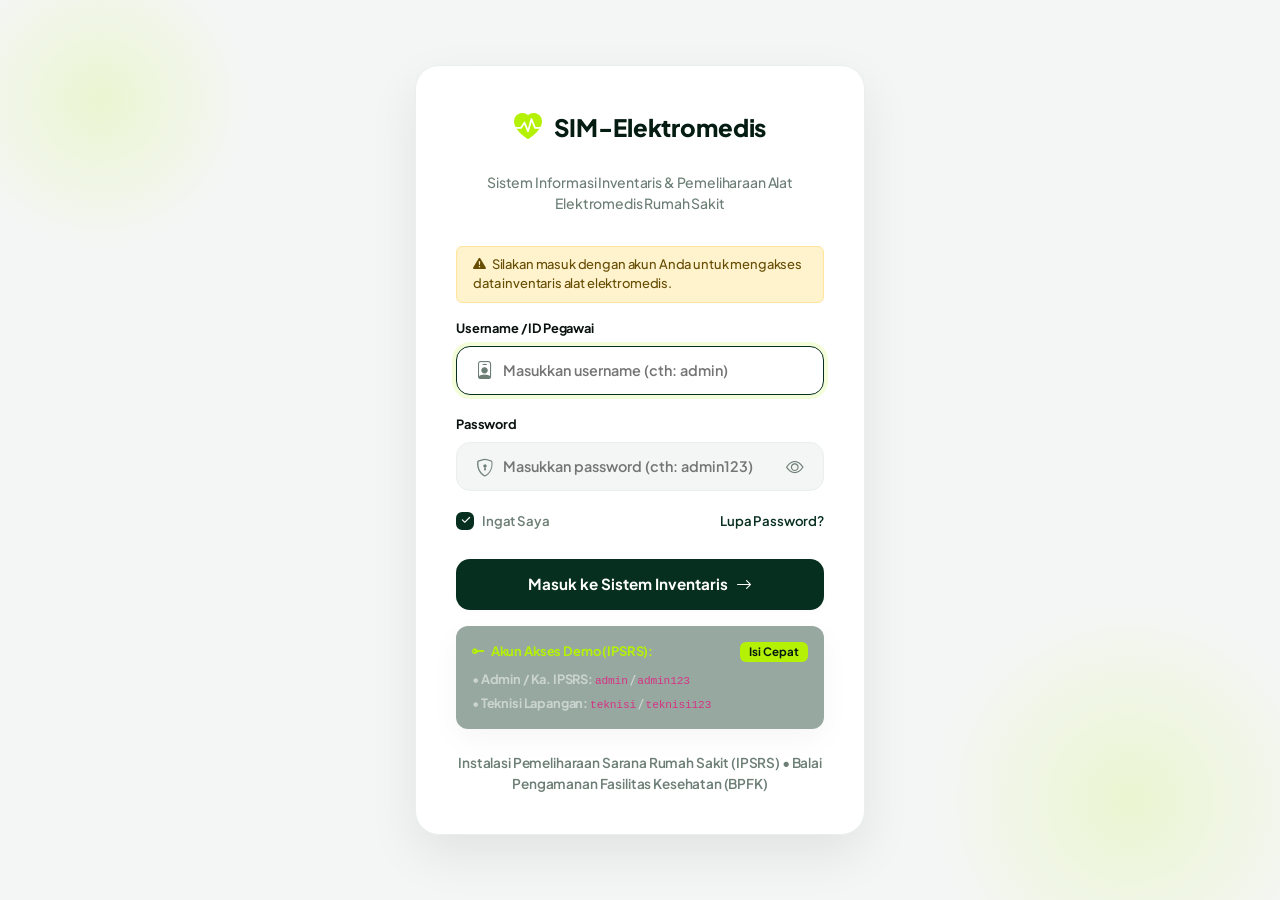
<file: page-blank.html>
<!DOCTYPE html>
<html lang="en">

<head>
  <meta charset="UTF-8">
  <meta name="viewport" content="width=device-width, initial-scale=1.0">
  <title>Blank Page - Spark Admin Premium Bootstrap 5 Admin Dashboard Template</title>

  <!-- SEO Optimization -->
  <meta name="description" content="Blank Page - Spark Admin Premium Bootstrap 5 Admin Dashboard Template">
  <meta name="author" content="Spark Admin Team">

  <!-- Favicon -->
  <link rel="icon" type="image/png" href="assets/images/favicon.ico">

  <!-- Local Third-Party Libraries (100% Offline Compatible) -->
  <link rel="stylesheet" href="assets/libs/bootstrap/css/bootstrap.min.css">
  <link rel="stylesheet" href="assets/libs/bootstrap-icons/bootstrap-icons.css">
  <link rel="stylesheet" href="assets/libs/apexcharts/apexcharts.css">
  <link rel="stylesheet" href="assets/libs/flatpickr/flatpickr.min.css">

  <!-- Main Design System & Custom Stylesheet -->
  <link rel="stylesheet" href="assets/css/main.css">

  <!-- Auth Guard Script -->
  <script src="assets/js/auth.js"></script>
  <script>
    if (!Auth.isLoggedIn()) {
      window.location.replace('page-login.html?auth=required');
    }
  </script>
</head>

<body>

  <!-- ==========================================
         START: Sidebar Component
         Highly polished, dark-green navigation
         ========================================== -->
  <div class="sidebar-wrapper" id="sidebar">
    <!-- Brand Logo / Identity -->
    <a href="index.html" class="sidebar-brand text-decoration-none">
      <i class="bi bi-heart-pulse-fill" style="color: #B4F105;"></i>
      <span>SIM-Elektromedis</span>
    </a>

    <!-- Navigation Menu -->
    <div class="flex-grow-1 overflow-y-auto">
      <!-- Group: Menu -->
      <div class="sidebar-menu-section">
        <div class="sidebar-menu-title">Menu</div>
        <ul class="sidebar-menu-list">
          <li class="sidebar-menu-item">
            <a href="index.html" class="sidebar-menu-link" id="menu-overview" title="Overview">
              <i class="bi bi-grid-fill"></i>
              <span>Dashboard</span>
            </a>
          </li>
        </ul>
      </div>

      <!-- Group: Components -->
      <div class="sidebar-menu-section">
        <div class="sidebar-menu-title">Components</div>
        <ul class="sidebar-menu-list">
          <li class="sidebar-menu-item">
            <a href="tables-basic.html" class="sidebar-menu-link" id="menu-basictables" title="Basic Tables">
              <i class="bi bi-table"></i>
              <span>Basic Tables</span>
            </a>
          </li>
          <li class="sidebar-menu-item">
            <a href="ui-forms.html" class="sidebar-menu-link" id="menu-uiforms" title="Forms and Input">
              <i class="bi bi-input-cursor-text"></i>
              <span>Forms & Input</span>
            </a>
          </li>
          <li class="sidebar-menu-item">
            <a href="ui-buttons.html" class="sidebar-menu-link" id="menu-uibuttons" title="Buttons">
              <i class="bi bi-menu-button-wide-fill"></i>
              <span>Buttons & Alerts</span>
            </a>
          </li>
        </ul>
      </div>

      <!-- Group: Pages -->
      <div class="sidebar-menu-section">
        <div class="sidebar-menu-title">Pages</div>
        <ul class="sidebar-menu-list">
          <li class="sidebar-menu-item">
            <a href="page-blank.html" class="sidebar-menu-link active" id="menu-blankpage" title="Blank Page">
              <i class="bi bi-file-earmark"></i>
              <span>Blank Page</span>
            </a>
          </li>
          <li class="sidebar-menu-item">
            <a href="page-login.html" class="sidebar-menu-link" id="menu-loginpage" title="Login Page">
              <i class="bi bi-box-arrow-in-right"></i>
              <span>Login Screen</span>
            </a>
          </li>
          <li class="sidebar-menu-item">
            <a href="page-404.html" class="sidebar-menu-link" id="menu-404" title="404 Page">
              <i class="bi bi-slash-circle"></i>
              <span>Error 404</span>
            </a>
          </li>

        </ul>
      </div>
    </div>

    <!-- Sidebar Profile Card (Dynamic Footer) -->
    <div class="sidebar-profile">
      <img src="assets/images/avatar.png" alt="Foto Profil" class="sidebar-profile-img user-avatar-display"
        onerror="this.src='https://images.unsplash.com/photo-1534528741775-53994a69daeb?q=80&w=256&auto=format&fit=crop'">
      <div class="sidebar-profile-info">
        <div class="sidebar-profile-name user-name-display">Ahmad Fauzi, A.Md.EM</div>
        <div class="sidebar-profile-email user-email-display">Kepala IPSRS / Elektromedis</div>
      </div>
    </div>
  </div>
  <!-- ==========================================
         END: Sidebar Component
         ========================================== -->


  <!-- ==========================================
         START: Main Content Area
         ========================================== -->
  <div class="main-wrapper">

    <!-- START: Top Navbar Component -->
    <header class="navbar-custom">
      <div class="navbar-left">
        <!-- Desktop sidebar toggle (visible on large screens only) -->
        <button class="btn-desktop-toggle d-none d-xl-flex align-items-center justify-content-center me-3"
          id="desktop-sidebar-toggle" aria-label="Minimize Sidebar">
          <i class="bi bi-chevron-bar-left"></i>
        </button>
        <!-- Mobile sidebar toggle -->
        <button class="sidebar-toggle-btn me-2" id="sidebar-toggle" aria-label="Toggle Navigation">
          <i class="bi bi-list"></i>
        </button>

        <!-- Quick Actions Dropdown -->
        <div class="dropdown ms-2">
          <button class="btn-quick-action dropdown-toggle" type="button" data-bs-toggle="dropdown" aria-expanded="false"
            id="quick-actions-dropdown">
            <i class="bi bi-plus-lg"></i>
            <span>Create</span>
          </button>
          <ul class="dropdown-menu dropdown-menu-quick-action" aria-labelledby="quick-actions-dropdown">
            <li class="dropdown-header">Quick Action Shortcuts</li>
            <li><a class="dropdown-item" href="#"><i class="bi bi-file-earmark-plus"></i> New Invoice</a></li>
            <li><a class="dropdown-item" href="#"><i class="bi bi-person-plus"></i> New User</a></li>
            <li><a class="dropdown-item" href="#"><i class="bi bi-box-seam"></i> New Product</a></li>
            <li>
              <hr class="dropdown-divider">
            </li>
            <li><a class="dropdown-item" href="#"><i class="bi bi-gear"></i> System Settings</a></li>
          </ul>
        </div>
      </div>

      <!-- Mid navbar: search pill -->
      <div class="navbar-search-wrapper">
        <input type="text" class="navbar-search-input" placeholder="Search anything in Spark..." id="main-search">
        <button class="navbar-search-btn" aria-label="Search">
          <i class="bi bi-search"></i>
        </button>
      </div>

      <!-- Right actions -->
      <div class="navbar-actions">
        <!-- Fullscreen Toggle -->
        <button class="navbar-action-btn me-1" aria-label="Toggle Fullscreen" id="btn-fullscreen">
          <i class="bi bi-arrows-fullscreen"></i>
        </button>
        <div class="dropdown">
          <button class="navbar-action-btn dropdown-toggle" type="button" data-bs-toggle="dropdown"
            aria-expanded="false" id="btn-notifications" data-bs-auto-close="outside">
            <i class="bi bi-bell"></i>
            <span class="navbar-action-badge"></span>
          </button>
          <div class="dropdown-menu dropdown-menu-end dropdown-menu-notification p-0"
            aria-labelledby="btn-notifications">
            <div class="notification-header">
              <h6 class="notification-title">Notifications</h6>
              <button class="btn-clear-all" type="button">Mark all read</button>
            </div>
            <div class="notification-list">
              <!-- Sale Notification -->
              <a href="#" class="notification-item">
                <div class="notification-icon bg-success text-white">
                  <i class="bi bi-wallet2"></i>
                </div>
                <div class="notification-content">
                  <p class="notification-text">New sale received: <strong>$150.00</strong></p>
                  <span class="notification-time">2 mins ago</span>
                </div>
                <span class="notification-unread-dot"></span>
              </a>
              <!-- User Registration Notification -->
              <a href="#" class="notification-item">
                <div class="notification-icon bg-primary text-white">
                  <i class="bi bi-person-plus-fill"></i>
                </div>
                <div class="notification-content">
                  <p class="notification-text">New user registered: <strong>John Doe</strong></p>
                  <span class="notification-time">1 hour ago</span>
                </div>
                <span class="notification-unread-dot"></span>
              </a>
              <!-- Low Stock Notification -->
              <a href="#" class="notification-item">
                <div class="notification-icon bg-warning text-dark">
                  <i class="bi bi-box-seam-fill"></i>
                </div>
                <div class="notification-content">
                  <p class="notification-text">Stock running low: <strong>Hoodie</strong></p>
                  <span class="notification-time">3 hours ago</span>
                </div>
              </a>
            </div>
            <a href="#" class="notification-footer">View All Notifications</a>
          </div>
        </div>

        <!-- Profile Dropdown -->
        <div class="dropdown ms-2">
          <button class="navbar-profile-btn dropdown-toggle" type="button" data-bs-toggle="dropdown"
            aria-expanded="false" id="profile-dropdown">
            <img src="assets/images/avatar.png" alt="Profile Image" class="navbar-profile-img">
            <span class="navbar-profile-name d-none d-md-inline">Administrator</span>
            <i class="bi bi-chevron-down navbar-profile-caret"></i>
          </button>
          <ul class="dropdown-menu dropdown-menu-end dropdown-menu-profile" aria-labelledby="profile-dropdown">
            <li class="dropdown-header">Welcome !</li>
            <li><a class="dropdown-item" href="#"><i class="bi bi-person"></i> My Account</a></li>
            <li><a class="dropdown-item" href="#"><i class="bi bi-gear"></i> Settings</a></li>
            <li><a class="dropdown-item" href="#"><i class="bi bi-lock"></i> Lock Screen</a></li>
            <li>
              <hr class="dropdown-divider">
            </li>
            <li><a class="dropdown-item text-danger" href="page-login.html"><i class="bi bi-box-arrow-right"></i>
                Logout</a></li>
          </ul>
        </div>
      </div>
    </header>
    <!-- END: Top Navbar Component -->

    <!-- START: Page Header Banner -->
    <div class="page-header">
      <div>
        <h1 class="page-title">Blank Page</h1>
        <p class="page-subtitle">A blank starter template page for custom extensions.</p>
      </div>
      <nav aria-label="breadcrumb">
        <ol class="breadcrumb mb-0">
          <li class="breadcrumb-item"><a href="index.html" class="text-decoration-none text-muted-green">Home</a></li>
          <li class="breadcrumb-item active text-main" aria-current="page">Blank Page</li>
        </ol>
      </nav>
    </div>
    <!-- END: Page Header Banner -->

    <!-- START: Blank Page Content Area -->
    <div class="card p-4 border-light shadow-sm text-center">
      <div>
        <div class="mb-4 text-lime empty-state-icon">
          <i class="bi bi-file-earmark-fill"></i>
        </div>
        <h3 class="mb-2">Your Content Starts Here</h3>
        <p class="text-muted-green mb-4">Use this blank page starter template to build custom dashboard views, tables,
          forms, or any modules required for your Spark Admin system.</p>
      </div>
    </div>
    <!-- END: Blank Page Content Area -->


    <!-- START: Footer Component -->
    <footer class="footer-custom">
      <div class="footer-left">
        <span class="footer-logo">
          <i class="bi bi-asterisk"></i> Spark Admin
        </span>
        <span class="footer-separator">|</span>
        <span class="footer-copy">&copy; 2026 Made with <i class="bi bi-heart-fill text-danger footer-heart"></i> by<a
            href="https://sparkadminpro.gumroad.com/" target="_blank">Spark Admin</a>• Distributed by <a
            href="https://www.themewagon.com/" target="_blank">ThemeWagon</a> </span>
      </div>
      <div class="footer-right">
        <ul class="footer-links">
          <li><a href="#" class="footer-link">Overview</a></li>
          <li><a href="#" class="footer-link">Statistics</a></li>
          <li><a href="#" class="footer-link">Help & Documentation</a></li>
          <li><a href="#" class="footer-link">Status <span class="status-dot"></span></a></li>
        </ul>
      </div>
    </footer>
    <!-- END: Footer Component -->

  </div>
  <!-- ==========================================
         END: Main Content Area
         ========================================== -->

  <!-- Local Third-Party Libraries Script dependencies -->
  <script src="assets/libs/bootstrap/js/bootstrap.bundle.min.js"></script>
  <script src="assets/libs/apexcharts/apexcharts.min.js"></script>
  <script src="assets/libs/flatpickr/flatpickr.min.js"></script>

  <!-- Local dashboard interactions controller -->
  <script src="assets/js/dashboard.js"></script>
</body>

</html>
</file>
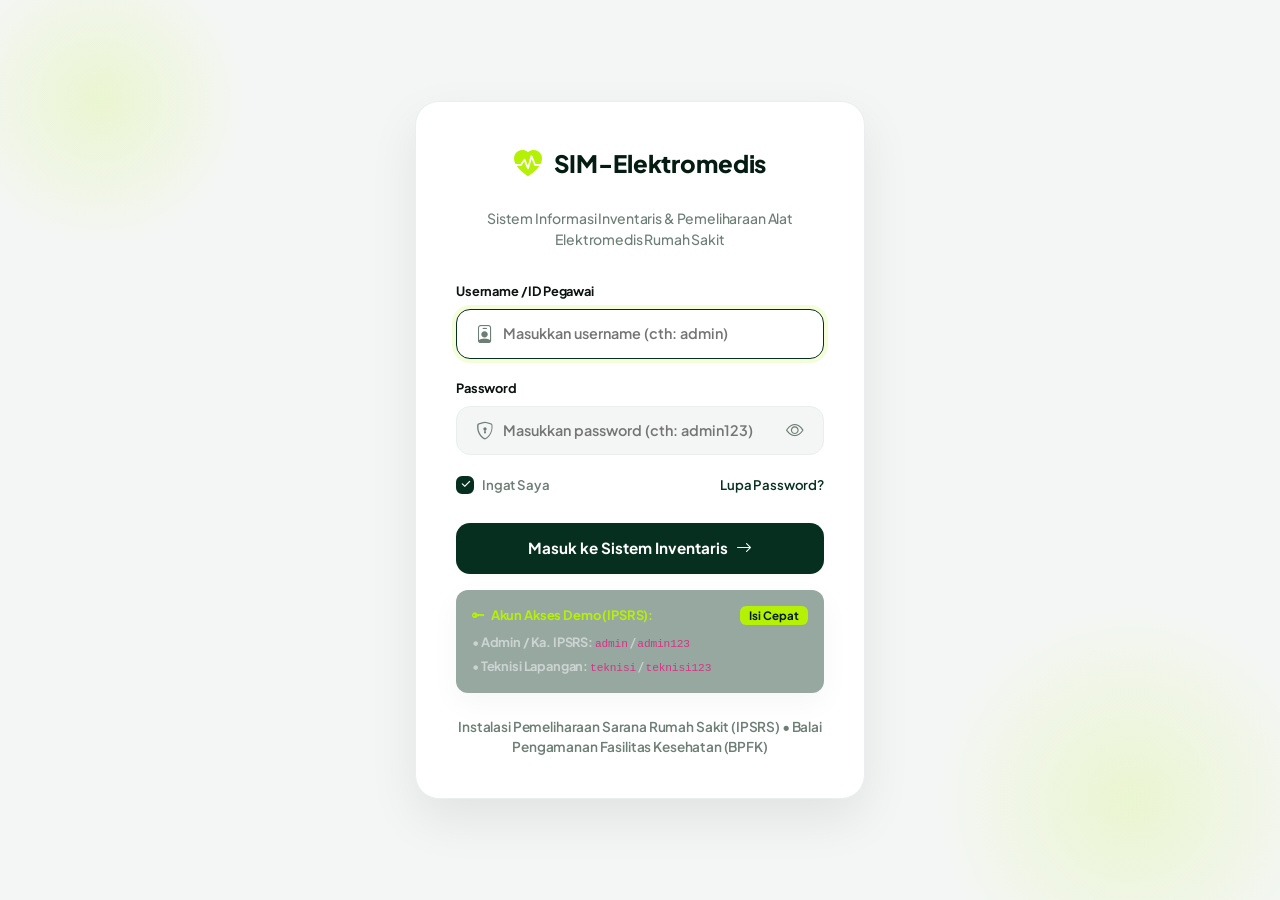
<file: page-login.html>
<!DOCTYPE html>
<html lang="id">
<head>
    <meta charset="UTF-8">
    <meta name="viewport" content="width=device-width, initial-scale=1.0">
    <title>Masuk Sistem - Inventaris Alat Elektromedis RS</title>
    
    <!-- Favicon -->
    <link rel="icon" type="image/png" href="assets/images/favicon.ico">
    
    <!-- Local Third-Party Libraries (100% Offline Compatible) -->
    <link rel="stylesheet" href="assets/libs/bootstrap/css/bootstrap.min.css">
    <link rel="stylesheet" href="assets/libs/bootstrap-icons/bootstrap-icons.css">
    
    <!-- Main Design System & Custom Stylesheet -->
    <link rel="stylesheet" href="assets/css/main.css">
</head>
<body>

    <!-- ==========================================
         START: Authentication Container & Login Card
         ========================================== -->
    <div class="login-wrapper">
        <!-- Glowing background shapes for modern visual appearance -->
        <div class="login-bg-shape login-bg-shape-1"></div>
        <div class="login-bg-shape login-bg-shape-2"></div>
        
        <!-- Main centered login card -->
        <div class="login-card">
            
            <!-- Brand Identity -->
            <a href="page-login.html" class="login-brand text-decoration-none">
                <i class="bi bi-heart-pulse-fill" style="color: #B4F105;"></i>
                <span>SIM-Elektromedis</span>
            </a>
            
            <p class="login-subtitle">Sistem Informasi Inventaris & Pemeliharaan Alat Elektromedis Rumah Sakit</p>
            
            <!-- Dynamic Alert Container -->
            <div id="loginAlert" class="alert alert-danger d-none py-2 px-3 mb-3 small" role="alert">
                <i class="bi bi-exclamation-triangle-fill me-1"></i>
                <span id="loginAlertText">Username atau password salah!</span>
            </div>

            <!-- Login Form -->
            <form id="loginForm" class="needs-validation" novalidate>
                
                <!-- Username Input Group -->
                <div class="login-form-group">
                    <label for="username" class="login-form-label">Username / ID Pegawai</label>
                    <div class="login-input-group">
                        <i class="bi bi-person-badge input-icon"></i>
                        <input type="text" id="username" class="login-input" placeholder="Masukkan username (cth: admin)" required autofocus>
                    </div>
                </div>
                
                <!-- Password Input Group -->
                <div class="login-form-group">
                    <label for="password" class="login-form-label">Password</label>
                    <div class="login-input-group">
                        <i class="bi bi-shield-lock input-icon"></i>
                        <input type="password" id="password" class="login-input login-input-password" placeholder="Masukkan password (cth: admin123)" required>
                        <button type="button" class="password-toggle-btn" id="toggle-password" aria-label="Tampilkan password">
                            <i class="bi bi-eye"></i>
                        </button>
                    </div>
                </div>
                
                <!-- Options (Remember me & Forgot Password) -->
                <div class="login-options">
                    <label class="custom-control-label">
                        <input type="checkbox" class="custom-checkbox-input" id="rememberMe" checked>
                        <span>Ingat Saya</span>
                    </label>
                    <a href="javascript:void(0)" onclick="fillDemoCredentials()" class="forgot-password-link">Lupa Password?</a>
                </div>
                
                <!-- Submit Button -->
                <button type="submit" class="btn-login" id="btn-submit">
                    <span>Masuk ke Sistem Inventaris</span>
                    <i class="bi bi-arrow-right"></i>
                </button>
                
            </form>
            
            <!-- Demo Credentials Helper Card -->
            <div class="card mt-3 p-3 border-0" style="background-color: rgba(26, 62, 48, 0.45); border-radius: 12px;">
                <div class="d-flex align-items-center justify-content-between mb-2">
                    <span class="small fw-bold" style="color: #B4F105;">
                        <i class="bi bi-key-fill me-1"></i> Akun Akses Demo (IPSRS):
                    </span>
                    <button type="button" class="btn btn-sm py-0 px-2 fw-bold" style="background-color: #B4F105; color: #051C12; font-size: 0.72rem; border-radius: 6px;" onclick="fillDemoCredentials()">
                        Isi Cepat
                    </button>
                </div>
                <div class="d-flex flex-column gap-1 small text-white-50" style="font-size: 0.8rem;">
                    <div>• <strong>Admin / Ka. IPSRS:</strong> <code>admin</code> / <code>admin123</code></div>
                    <div>• <strong>Teknisi Lapangan:</strong> <code>teknisi</code> / <code>teknisi123</code></div>
                </div>
            </div>
            
            <!-- Footer Link -->
            <p class="login-footer-text mt-3 mb-0">
                Instalasi Pemeliharaan Sarana Rumah Sakit (IPSRS) &bull; Balai Pengamanan Fasilitas Kesehatan (BPFK)
            </p>
            
        </div>
    </div>
    <!-- END: Authentication Container -->

    <!-- Local Bootstrap bundle -->
    <script src="assets/libs/bootstrap/js/bootstrap.bundle.min.js"></script>
    
    <!-- Custom Authentication script -->
    <script src="assets/js/auth.js"></script>

    <script>
        // Cek jika pengguna sudah login sebelumnya
        document.addEventListener('DOMContentLoaded', function () {
            // Jika sudah login, langsung ke index.html
            if (Auth.isLoggedIn()) {
                window.location.replace('index.html');
                return;
            }

            const urlParams = new URLSearchParams(window.location.search);
            const alertBox = document.getElementById('loginAlert');
            const alertText = document.getElementById('loginAlertText');

            if (urlParams.get('auth') === 'required') {
                alertBox.className = 'alert alert-warning py-2 px-3 mb-3 small';
                alertText.textContent = 'Silakan masuk dengan akun Anda untuk mengakses data inventaris alat elektromedis.';
                alertBox.classList.remove('d-none');
            } else if (urlParams.get('logout') === 'true') {
                alertBox.className = 'alert alert-info py-2 px-3 mb-3 small';
                alertText.textContent = 'Anda telah berhasil keluar dari sistem.';
                alertBox.classList.remove('d-none');
            }

            // Handle Form Submission
            const form = document.getElementById('loginForm');
            form.addEventListener('submit', function (e) {
                e.preventDefault();
                const usernameInput = document.getElementById('username');
                const passwordInput = document.getElementById('password');
                const rememberMe = document.getElementById('rememberMe').checked;

                const res = Auth.login(usernameInput.value, passwordInput.value, rememberMe);
                if (res.success) {
                    alertBox.className = 'alert alert-success py-2 px-3 mb-3 small';
                    alertText.innerHTML = '<i class="bi bi-check-circle-fill me-1"></i> Login berhasil! Memuat data inventaris...';
                    alertBox.classList.remove('d-none');

                    const redirectUrl = urlParams.get('redirect') || 'index.html';
                    setTimeout(() => {
                        window.location.replace(redirectUrl);
                    }, 400);
                } else {
                    alertBox.className = 'alert alert-danger py-2 px-3 mb-3 small';
                    alertText.innerHTML = `<i class="bi bi-exclamation-triangle-fill me-1"></i> ${res.message || 'Username atau password salah!'}`;
                    alertBox.classList.remove('d-none');
                }
            });
        });

        // Helper untuk mengisi akun demo secara instan
        function fillDemoCredentials() {
            document.getElementById('username').value = 'admin';
            document.getElementById('password').value = 'admin123';
            const alertBox = document.getElementById('loginAlert');
            const alertText = document.getElementById('loginAlertText');
            alertBox.className = 'alert alert-success py-2 px-3 mb-3 small';
            alertText.innerHTML = '<i class="bi bi-info-circle-fill me-1"></i> Kredensial Admin terisi otomatis. Klik tombol <strong>"Masuk ke Sistem Inventaris"</strong>.';
            alertBox.classList.remove('d-none');
        }
    </script>
</body>
</html>
</file>
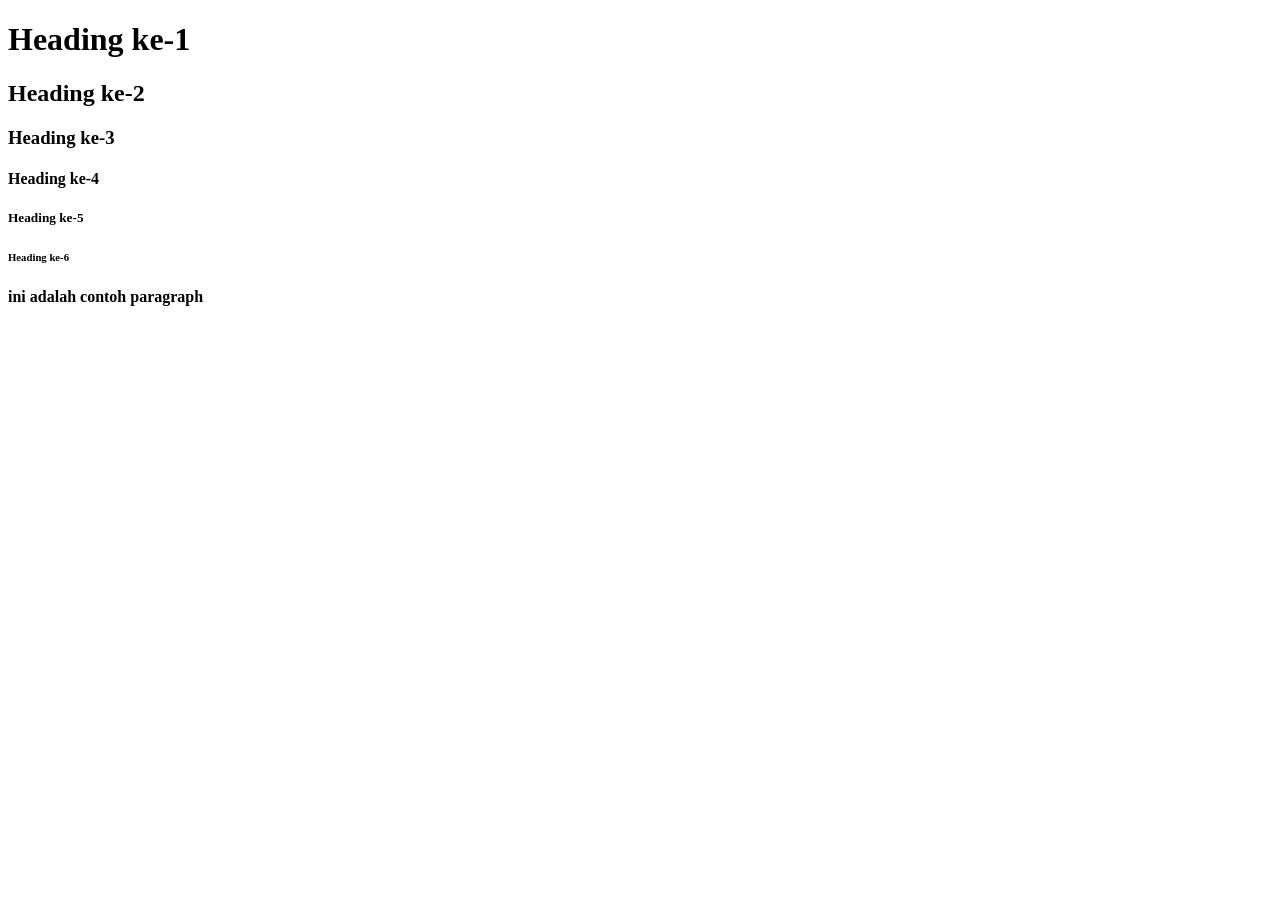
<file: praktikum1.html>
<!doctype html>
<html lang="en">
<head>
<meta charset="UTF-8">
<title> Belajar Membuat Heading dan Paragraph</title>
</head>
<body>
<h1>Heading ke-1</h1>
<h2>Heading ke-2</h2>
<h3>Heading ke-3</h3>
<h4>Heading ke-4</h4>
<h5>Heading ke-5</h5>
<h6>Heading ke-6</h6>
<p> <strong>ini adalah contoh paragraph</strong></p>
</body>
</body>
</html>
</file>
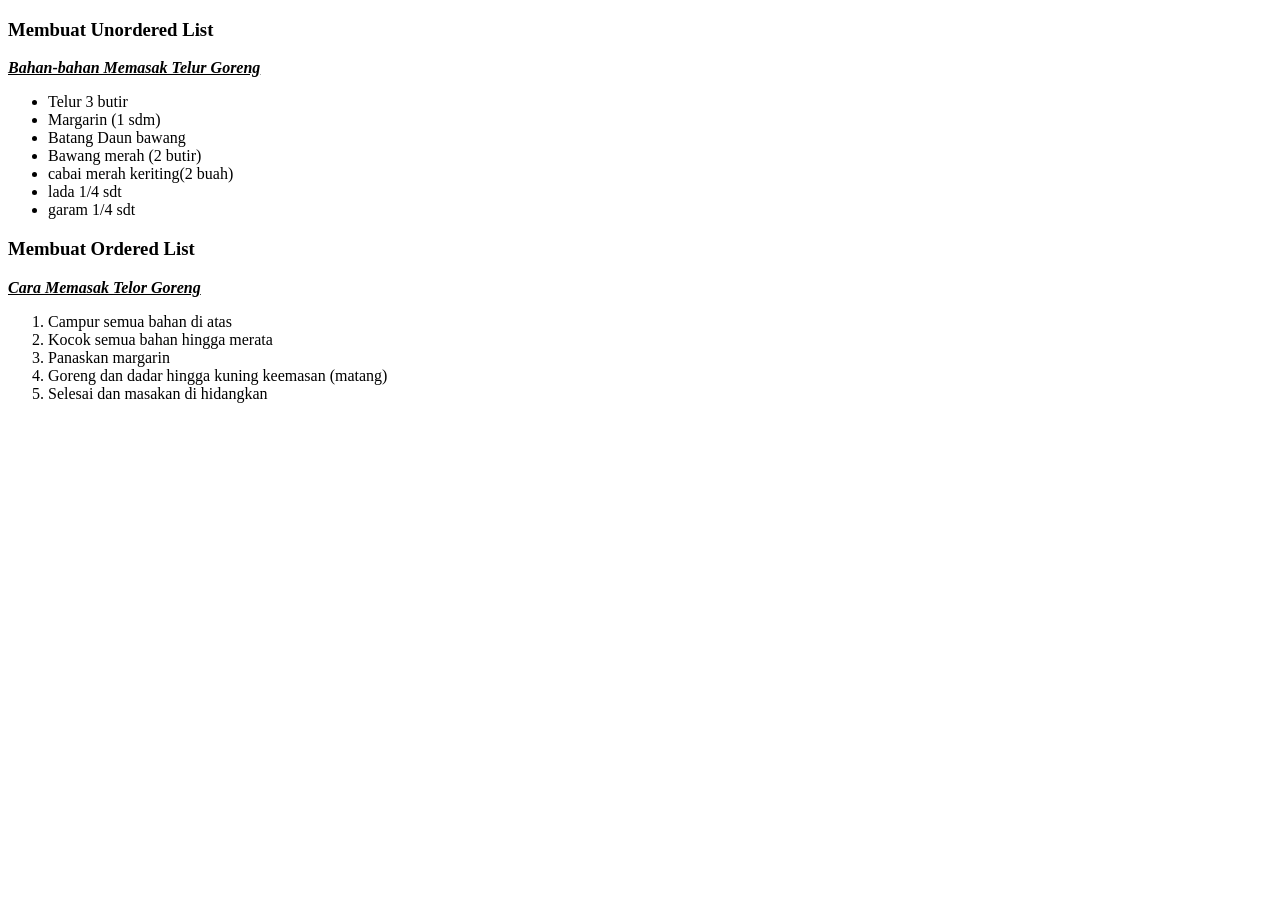
<file: praktikum2.html>
<!doctype html>
<html>
<head>
<title>List</title>
</head>
<body>
<h3>Membuat Unordered List</h3>
<strong><i><u>Bahan-bahan Memasak Telur Goreng</u></i></strong>
<ul>
<li>Telur 3 butir</li>
<li>Margarin (1 sdm)</li>
<li>Batang Daun bawang</li>
<li>Bawang merah (2 butir)</li>
<li>cabai merah keriting(2 buah)</li>
<li>lada 1/4 sdt</li>
<li>garam 1/4 sdt</li>
</ul>
<h3>Membuat Ordered List</h3>
<strong><i><u>Cara Memasak Telor Goreng</u></i></strong>
<ol>
<li>Campur semua bahan di atas</li>
<li>Kocok semua bahan hingga merata</li>
<li>Panaskan margarin</li>
<li>Goreng dan dadar hingga kuning keemasan (matang)</li>
<li>Selesai dan masakan di hidangkan</li>
</ol>
</body>
</html>
</file>
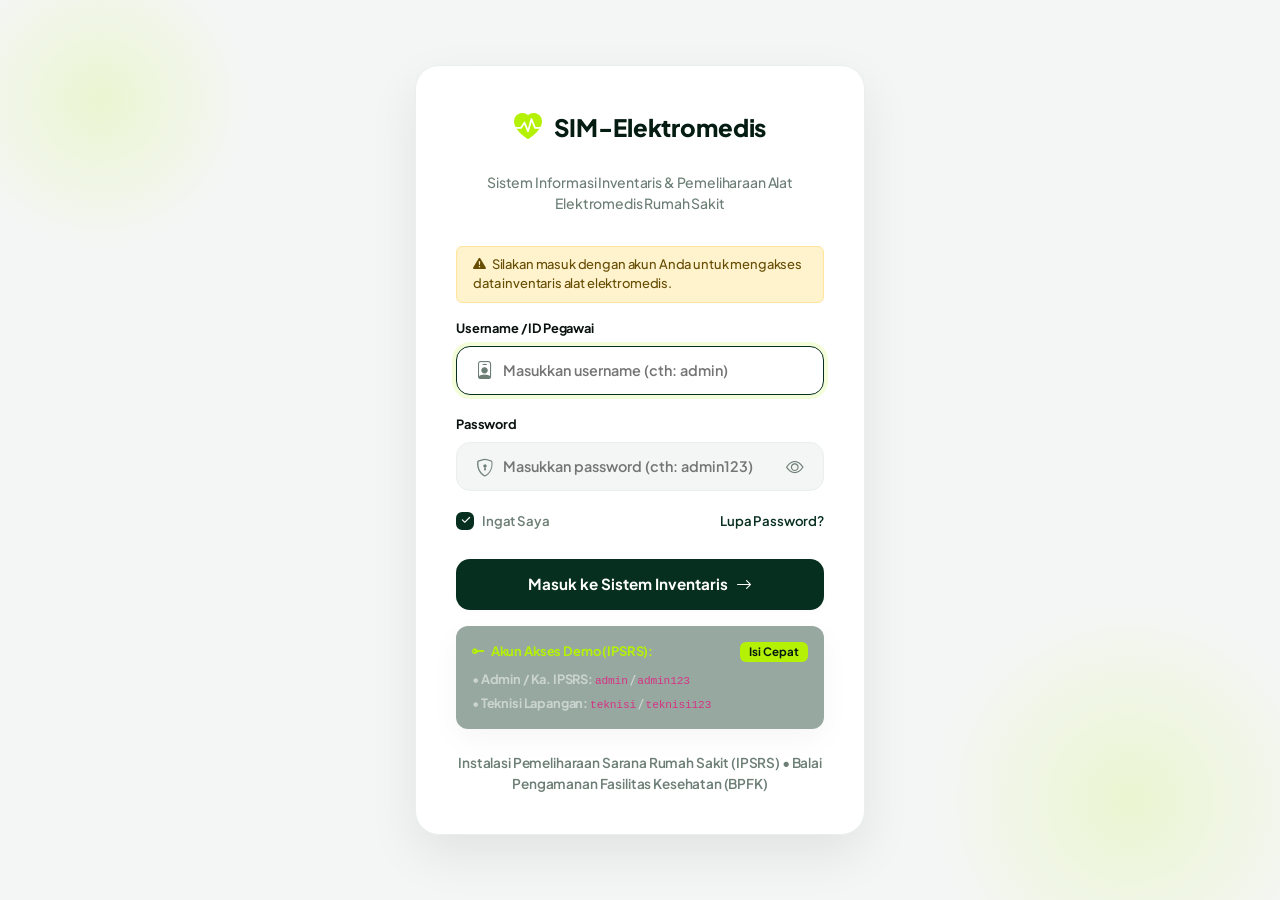
<file: tables-basic.html>
<!DOCTYPE html>
<html lang="id">

<head>
  <meta charset="UTF-8">
  <meta name="viewport" content="width=device-width, initial-scale=1.0">
  <title>Tabel Data Alat Elektromedis - SIM-Elektromedis Rumah Sakit</title>

  <!-- SEO Optimization -->
  <meta name="description" content="Tabel Data Alat Elektromedis - SIM-Elektromedis Rumah Sakit">
  <meta name="author" content="IPSRS Elektromedis Team">

  <!-- Favicon -->
  <link rel="icon" type="image/png" href="assets/images/favicon.ico">

  <!-- Local Third-Party Libraries (100% Offline Compatible) -->
  <link rel="stylesheet" href="assets/libs/bootstrap/css/bootstrap.min.css">
  <link rel="stylesheet" href="assets/libs/bootstrap-icons/bootstrap-icons.css">
  <link rel="stylesheet" href="assets/libs/apexcharts/apexcharts.css">
  <link rel="stylesheet" href="assets/libs/flatpickr/flatpickr.min.css">

  <!-- Main Design System & Custom Stylesheet -->
  <link rel="stylesheet" href="assets/css/main.css">

  <!-- Auth Guard Script -->
  <script src="assets/js/auth.js"></script>
  <script>
    if (!Auth.isLoggedIn()) {
      window.location.replace('page-login.html?auth=required');
    }
  </script>
</head>

<body>

  <!-- ==========================================
         START: Sidebar Component
         ========================================== -->
  <div class="sidebar-wrapper" id="sidebar">
    <!-- Brand Logo / Identity -->
    <a href="index.html" class="sidebar-brand text-decoration-none">
      <i class="bi bi-heart-pulse-fill" style="color: #B4F105;"></i>
      <span>SIM-Elektromedis</span>
    </a>

    <!-- Navigation Menu -->
    <div class="flex-grow-1 overflow-y-auto">
      <!-- Group: Menu -->
      <div class="sidebar-menu-section">
        <div class="sidebar-menu-title">Menu Utama</div>
        <ul class="sidebar-menu-list">
          <li class="sidebar-menu-item">
            <a href="index.html" class="sidebar-menu-link" id="menu-overview" title="Dashboard">
              <i class="bi bi-grid-fill"></i>
              <span>Dashboard & Inventaris</span>
            </a>
          </li>
          <li class="sidebar-menu-item">
            <a href="tables-basic.html" class="sidebar-menu-link active" id="menu-basictables" title="Daftar Lengkap Alat">
              <i class="bi bi-table"></i>
              <span>Tabel Alat Elektromedis</span>
            </a>
          </li>
        </ul>
      </div>

      <!-- Group: Komponen -->
      <div class="sidebar-menu-section">
        <div class="sidebar-menu-title">Aksi & Fitur</div>
        <ul class="sidebar-menu-list">
          <li class="sidebar-menu-item">
            <a href="javascript:void(0)" class="sidebar-menu-link" data-bs-toggle="modal" data-bs-target="#modalTambahAlat" title="Tambah Alat">
              <i class="bi bi-plus-circle-fill"></i>
              <span>+ Tambah Alat Baru</span>
            </a>
          </li>
          <li class="sidebar-menu-item">
            <a href="ui-forms.html" class="sidebar-menu-link" id="menu-uiforms" title="Forms and Input">
              <i class="bi bi-input-cursor-text"></i>
              <span>Komponen Form</span>
            </a>
          </li>
          <li class="sidebar-menu-item">
            <a href="ui-buttons.html" class="sidebar-menu-link" id="menu-uibuttons" title="Buttons">
              <i class="bi bi-menu-button-wide-fill"></i>
              <span>Tombol & Notifikasi</span>
            </a>
          </li>
        </ul>
      </div>

      <!-- Group: Akun -->
      <div class="sidebar-menu-section">
        <div class="sidebar-menu-title">Akun & Sistem</div>
        <ul class="sidebar-menu-list">
          <li class="sidebar-menu-item">
            <a href="page-login.html" class="sidebar-menu-link btn-logout-action" title="Keluar">
              <i class="bi bi-box-arrow-right text-danger"></i>
              <span class="text-danger">Logout / Keluar</span>
            </a>
          </li>
        </ul>
      </div>
    </div>

    <!-- Sidebar Profile Card -->
    <div class="sidebar-profile">
      <img src="assets/images/avatar.png" alt="Foto Profil" class="sidebar-profile-img user-avatar-display"
        onerror="this.src='https://images.unsplash.com/photo-1534528741775-53994a69daeb?q=80&w=256&auto=format&fit=crop'">
      <div class="sidebar-profile-info">
        <div class="sidebar-profile-name user-name-display">Ahmad Fauzi, A.Md.EM</div>
        <div class="sidebar-profile-email user-email-display">Kepala IPSRS / Elektromedis</div>
      </div>
    </div>
  </div>
  <!-- ==========================================
         END: Sidebar Component
         ========================================== -->


  <!-- ==========================================
         START: Main Content Area
         ========================================== -->
  <div class="main-wrapper">

    <!-- START: Top Navbar Component -->
    <header class="navbar-custom">
      <div class="navbar-left">
        <button class="btn-desktop-toggle d-none d-xl-flex align-items-center justify-content-center me-3"
          id="desktop-sidebar-toggle" aria-label="Minimize Sidebar">
          <i class="bi bi-chevron-bar-left"></i>
        </button>
        <button class="sidebar-toggle-btn me-2" id="sidebar-toggle" aria-label="Toggle Navigation">
          <i class="bi bi-list"></i>
        </button>

        <div class="dropdown ms-2">
          <button class="btn-quick-action dropdown-toggle" type="button" data-bs-toggle="dropdown" aria-expanded="false"
            id="quick-actions-dropdown">
            <i class="bi bi-plus-lg"></i>
            <span>Tindakan</span>
          </button>
          <ul class="dropdown-menu dropdown-menu-quick-action" aria-labelledby="quick-actions-dropdown">
            <li class="dropdown-header">Aksi Inventaris</li>
            <li><a class="dropdown-item" href="javascript:void(0)" data-bs-toggle="modal" data-bs-target="#modalTambahAlat"><i class="bi bi-plus-circle text-success"></i> Tambah Alat Elektromedis</a></li>
            <li><a class="dropdown-item" href="javascript:void(0)" onclick="ElektromedisApp.exportCSV()"><i class="bi bi-file-earmark-arrow-down text-primary"></i> Ekspor CSV</a></li>
            <li><a class="dropdown-item" href="javascript:void(0)" onclick="window.print()"><i class="bi bi-printer text-info"></i> Cetak Laporan</a></li>
          </ul>
        </div>
      </div>

      <!-- Mid navbar: search pill -->
      <div class="navbar-search-wrapper">
        <input type="text" class="navbar-search-input" placeholder="Cari alat elektromedis, merk, nomor seri..." id="main-search">
        <button class="navbar-search-btn" aria-label="Search">
          <i class="bi bi-search"></i>
        </button>
      </div>

      <!-- Right actions -->
      <div class="navbar-actions">
        <button class="navbar-action-btn me-1" aria-label="Toggle Fullscreen" id="btn-fullscreen">
          <i class="bi bi-arrows-fullscreen"></i>
        </button>

        <!-- Profile Dropdown -->
        <div class="dropdown ms-2">
          <button class="navbar-profile-btn dropdown-toggle" type="button" data-bs-toggle="dropdown"
            aria-expanded="false" id="profile-dropdown">
            <img src="assets/images/avatar.png" alt="Profile Image" class="navbar-profile-img user-avatar-display">
            <span class="navbar-profile-name d-none d-md-inline user-name-display">Ahmad Fauzi, A.Md.EM</span>
            <i class="bi bi-chevron-down navbar-profile-caret"></i>
          </button>
          <ul class="dropdown-menu dropdown-menu-end dropdown-menu-profile" aria-labelledby="profile-dropdown">
            <li class="dropdown-header">Informasi Teknisi</li>
            <li><a class="dropdown-item" href="index.html"><i class="bi bi-grid"></i> Dashboard</a></li>
            <li><hr class="dropdown-divider"></li>
            <li><a class="dropdown-item text-danger" href="javascript:void(0)" onclick="Auth.logout()"><i class="bi bi-box-arrow-right"></i> Logout</a></li>
          </ul>
        </div>
      </div>
    </header>
    <!-- END: Top Navbar Component -->

    <!-- START: Page Header Banner -->
    <div class="page-header">
      <div>
        <h1 class="page-title">Daftar Lengkap Alat Elektromedis</h1>
        <p class="page-subtitle">Pencatatan inventaris alat kesehatan, merk, nomor seri, tahun pengadaan, dan status kalibrasi.</p>
      </div>
      <div class="d-flex align-items-center gap-2">
        <button class="btn-custom btn-custom-secondary" onclick="ElektromedisApp.exportCSV()">
          <i class="bi bi-file-earmark-arrow-down"></i>
          <span>Ekspor CSV</span>
        </button>
        <button class="btn-custom btn-custom-primary" data-bs-toggle="modal" data-bs-target="#modalTambahAlat">
          <i class="bi bi-plus-lg"></i>
          <span>+ Tambah Alat</span>
        </button>
      </div>
    </div>
    <!-- END: Page Header Banner -->

    <!-- START: Basic Table Card Container -->
    <div class="table-card-custom mb-4">
      <!-- Header Controls -->
      <div class="table-header-control">
        <!-- Search bar -->
        <div class="table-search-box">
          <i class="bi bi-search table-search-icon"></i>
          <input type="text" class="table-search-input" id="tableSearchInput" placeholder="Cari nama alat, merk, tipe, no seri, ruangan...">
        </div>

        <!-- Action buttons / Filter options -->
        <div class="table-filter-group d-flex flex-wrap gap-2 align-items-center">
          <select class="form-select form-select-sm" id="filterRuanganSelect" style="border-radius: 8px; font-size: 0.82rem; min-width: 150px;">
            <option value="">Semua Ruangan</option>
            <option value="IGD">IGD (Gawat Darurat)</option>
            <option value="ICU">ICU (Intensif)</option>
            <option value="Kamar Operasi">Kamar Operasi (OK)</option>
            <option value="Poli Jantung">Poli Jantung</option>
            <option value="Poli Kandungan">Poli Kandungan</option>
            <option value="Radiologi">Radiologi</option>
            <option value="NICU">NICU / Perinatologi</option>
            <option value="Hemodialisa">Unit Hemodialisa</option>
            <option value="Rawat Inap">Rawat Inap</option>
            <option value="CSSD">CSSD</option>
          </select>

          <select class="form-select form-select-sm" id="filterStatusSelect" style="border-radius: 8px; font-size: 0.82rem; min-width: 140px;">
            <option value="">Semua Status</option>
            <option value="Laik Pakai">Laik Pakai</option>
            <option value="Perlu Kalibrasi">Perlu Kalibrasi</option>
            <option value="Dalam Perbaikan">Dalam Perbaikan</option>
          </select>

          <select class="form-select form-select-sm" id="filterTahunSelect" style="border-radius: 8px; font-size: 0.82rem; min-width: 120px;">
            <option value="">Semua Tahun</option>
            <option value="2024">Tahun 2024</option>
            <option value="2023">Tahun 2023</option>
            <option value="2022">Tahun 2022</option>
            <option value="2021">Tahun 2021</option>
            <option value="2020">Tahun 2020</option>
          </select>

          <button class="btn btn-sm btn-outline-secondary" type="button" id="btnResetFilter" title="Reset Filter" style="border-radius: 8px; font-size: 0.82rem;">
            <i class="bi bi-x-circle"></i> Reset
          </button>
        </div>
      </div>

      <!-- Responsive Table Wrapper -->
      <div class="table-responsive">
        <table class="table-custom mb-0" id="tabelElektromedis">
          <thead>
            <tr>
              <th>No. Seri / Aset</th>
              <th>Nama Alat Elektromedis</th>
              <th>Merk & Model</th>
              <th>Tahun</th>
              <th>Ruangan / Unit</th>
              <th>Kondisi Kelaikan</th>
              <th>Jadwal Kalibrasi</th>
              <th class="text-center">Aksi</th>
            </tr>
          </thead>
          <tbody id="tableBodyAlat">
            <!-- Baris 1 -->
            <tr>
              <td class="table-order-id">
                <span class="fw-bold">EM-2023-001</span>
                <div class="text-muted small" style="font-size: 0.72rem;">SN-D3-2023-8819</div>
              </td>
              <td>
                <div class="d-flex align-items-center gap-3">
                  <div class="table-device-icon"><i class="bi bi-heart-pulse"></i></div>
                  <div>
                    <div class="table-user-name">Defibrillator Biphasic + Pacer</div>
                    <div class="table-user-sub"><span class="badge bg-light text-dark border">Life Support</span></div>
                  </div>
                </div>
              </td>
              <td>
                <div class="fw-bold text-main">Mindray</div>
                <div class="text-muted-green small">BeneHeart D3</div>
              </td>
              <td><span class="badge bg-forest-light text-lime px-2 py-1">2023</span></td>
              <td>
                <div class="d-flex align-items-center gap-1 small text-main fw-semibold">
                  <i class="bi bi-geo-alt-fill text-muted-green"></i> <span>Instalasi Gawat Darurat (IGD)</span>
                </div>
              </td>
              <td><span class="badge-table success"><i class="bi bi-check-circle-fill"></i> Laik Pakai</span></td>
              <td>
                <div class="small fw-semibold text-main"><i class="bi bi-calendar-event me-1 text-muted-green"></i> 2026-08-10</div>
                <div class="text-muted small" style="font-size: 0.72rem;">Uji: 2025-08-10</div>
              </td>
              <td>
                <div class="d-flex justify-content-center gap-1">
                  <button class="btn btn-sm btn-light border py-1 px-2" title="Detail Alat" onclick="openDetailModal('EM-2023-001')"><i class="bi bi-eye"></i></button>
                  <button class="btn btn-sm btn-light border py-1 px-2" title="Edit Alat" onclick="openEditModal('EM-2023-001')"><i class="bi bi-pencil"></i></button>
                  <button class="btn btn-sm btn-light border text-danger py-1 px-2" title="Hapus Alat" onclick="openDeleteModal('EM-2023-001', 'Defibrillator Biphasic + Pacer')"><i class="bi bi-trash"></i></button>
                </div>
              </td>
            </tr>

            <!-- Baris 2 -->
            <tr>
              <td class="table-order-id">
                <span class="fw-bold">EM-2023-002</span>
                <div class="text-muted small" style="font-size: 0.72rem;">SN-NK-2023-1102</div>
              </td>
              <td>
                <div class="d-flex align-items-center gap-3">
                  <div class="table-device-icon"><i class="bi bi-activity"></i></div>
                  <div>
                    <div class="table-user-name">Elektrokardiograf (EKG 12-Lead)</div>
                    <div class="table-user-sub"><span class="badge bg-light text-dark border">Diagnostik</span></div>
                  </div>
                </div>
              </td>
              <td>
                <div class="fw-bold text-main">Nihon Kohden</div>
                <div class="text-muted-green small">Cardiofax M ECG-1350K</div>
              </td>
              <td><span class="badge bg-forest-light text-lime px-2 py-1">2023</span></td>
              <td>
                <div class="d-flex align-items-center gap-1 small text-main fw-semibold">
                  <i class="bi bi-geo-alt-fill text-muted-green"></i> <span>Poli Jantung & Pembuluh Darah</span>
                </div>
              </td>
              <td><span class="badge-table success"><i class="bi bi-check-circle-fill"></i> Laik Pakai</span></td>
              <td>
                <div class="small fw-semibold text-main"><i class="bi bi-calendar-event me-1 text-muted-green"></i> 2026-06-14</div>
                <div class="text-muted small" style="font-size: 0.72rem;">Uji: 2025-06-14</div>
              </td>
              <td>
                <div class="d-flex justify-content-center gap-1">
                  <button class="btn btn-sm btn-light border py-1 px-2" title="Detail Alat" onclick="openDetailModal('EM-2023-002')"><i class="bi bi-eye"></i></button>
                  <button class="btn btn-sm btn-light border py-1 px-2" title="Edit Alat" onclick="openEditModal('EM-2023-002')"><i class="bi bi-pencil"></i></button>
                  <button class="btn btn-sm btn-light border text-danger py-1 px-2" title="Hapus Alat" onclick="openDeleteModal('EM-2023-002', 'Elektrokardiograf (EKG 12-Lead)')"><i class="bi bi-trash"></i></button>
                </div>
              </td>
            </tr>

            <!-- Baris 3 -->
            <tr>
              <td class="table-order-id">
                <span class="fw-bold">EM-2022-003</span>
                <div class="text-muted small" style="font-size: 0.72rem;">SN-DR-2022-4401</div>
              </td>
              <td>
                <div class="d-flex align-items-center gap-3">
                  <div class="table-device-icon"><i class="bi bi-heart-pulse"></i></div>
                  <div>
                    <div class="table-user-name">Ventilator Mekanik ICU Adult & Pediatric</div>
                    <div class="table-user-sub"><span class="badge bg-light text-dark border">Life Support</span></div>
                  </div>
                </div>
              </td>
              <td>
                <div class="fw-bold text-main">Dräger</div>
                <div class="text-muted-green small">Savina 300 Select</div>
              </td>
              <td><span class="badge bg-forest-light text-lime px-2 py-1">2022</span></td>
              <td>
                <div class="d-flex align-items-center gap-1 small text-main fw-semibold">
                  <i class="bi bi-geo-alt-fill text-muted-green"></i> <span>Intensive Care Unit (ICU)</span>
                </div>
              </td>
              <td><span class="badge-table success"><i class="bi bi-check-circle-fill"></i> Laik Pakai</span></td>
              <td>
                <div class="small fw-semibold text-main"><i class="bi bi-calendar-event me-1 text-muted-green"></i> 2026-10-05</div>
                <div class="text-muted small" style="font-size: 0.72rem;">Uji: 2025-10-05</div>
              </td>
              <td>
                <div class="d-flex justify-content-center gap-1">
                  <button class="btn btn-sm btn-light border py-1 px-2" title="Detail Alat" onclick="openDetailModal('EM-2022-003')"><i class="bi bi-eye"></i></button>
                  <button class="btn btn-sm btn-light border py-1 px-2" title="Edit Alat" onclick="openEditModal('EM-2022-003')"><i class="bi bi-pencil"></i></button>
                  <button class="btn btn-sm btn-light border text-danger py-1 px-2" title="Hapus Alat" onclick="openDeleteModal('EM-2022-003', 'Ventilator Mekanik ICU')"><i class="bi bi-trash"></i></button>
                </div>
              </td>
            </tr>

            <!-- Baris 4 -->
            <tr>
              <td class="table-order-id">
                <span class="fw-bold">EM-2024-004</span>
                <div class="text-muted small" style="font-size: 0.72rem;">SN-MR-2024-9021</div>
              </td>
              <td>
                <div class="d-flex align-items-center gap-3">
                  <div class="table-device-icon"><i class="bi bi-activity"></i></div>
                  <div>
                    <div class="table-user-name">Patient Monitor 5-Parameter</div>
                    <div class="table-user-sub"><span class="badge bg-light text-dark border">Diagnostik</span></div>
                  </div>
                </div>
              </td>
              <td>
                <div class="fw-bold text-main">Mindray</div>
                <div class="text-muted-green small">uMEC10 Vital Signs</div>
              </td>
              <td><span class="badge bg-forest-light text-lime px-2 py-1">2024</span></td>
              <td>
                <div class="d-flex align-items-center gap-1 small text-main fw-semibold">
                  <i class="bi bi-geo-alt-fill text-muted-green"></i> <span>Intensive Care Unit (ICU)</span>
                </div>
              </td>
              <td><span class="badge-table success"><i class="bi bi-check-circle-fill"></i> Laik Pakai</span></td>
              <td>
                <div class="small fw-semibold text-main"><i class="bi bi-calendar-event me-1 text-muted-green"></i> 2026-09-12</div>
                <div class="text-muted small" style="font-size: 0.72rem;">Uji: 2025-09-12</div>
              </td>
              <td>
                <div class="d-flex justify-content-center gap-1">
                  <button class="btn btn-sm btn-light border py-1 px-2" title="Detail Alat" onclick="openDetailModal('EM-2024-004')"><i class="bi bi-eye"></i></button>
                  <button class="btn btn-sm btn-light border py-1 px-2" title="Edit Alat" onclick="openEditModal('EM-2024-004')"><i class="bi bi-pencil"></i></button>
                  <button class="btn btn-sm btn-light border text-danger py-1 px-2" title="Hapus Alat" onclick="openDeleteModal('EM-2024-004', 'Patient Monitor 5-Parameter')"><i class="bi bi-trash"></i></button>
                </div>
              </td>
            </tr>

            <!-- Baris 5 -->
            <tr>
              <td class="table-order-id">
                <span class="fw-bold">EM-2023-005</span>
                <div class="text-muted small" style="font-size: 0.72rem;">SN-TR-2023-6624</div>
              </td>
              <td>
                <div class="d-flex align-items-center gap-3">
                  <div class="table-device-icon"><i class="bi bi-droplet-half"></i></div>
                  <div>
                    <div class="table-user-name">Syringe Pump Micro & Macro</div>
                    <div class="table-user-sub"><span class="badge bg-light text-dark border">Terapeutik</span></div>
                  </div>
                </div>
              </td>
              <td>
                <div class="fw-bold text-main">Terumo</div>
                <div class="text-muted-green small">TE-SS700 Smart</div>
              </td>
              <td><span class="badge bg-forest-light text-lime px-2 py-1">2023</span></td>
              <td>
                <div class="d-flex align-items-center gap-1 small text-main fw-semibold">
                  <i class="bi bi-geo-alt-fill text-muted-green"></i> <span>Intensive Care Unit (ICU)</span>
                </div>
              </td>
              <td><span class="badge-table success"><i class="bi bi-check-circle-fill"></i> Laik Pakai</span></td>
              <td>
                <div class="small fw-semibold text-main"><i class="bi bi-calendar-event me-1 text-muted-green"></i> 2026-07-20</div>
                <div class="text-muted small" style="font-size: 0.72rem;">Uji: 2025-07-20</div>
              </td>
              <td>
                <div class="d-flex justify-content-center gap-1">
                  <button class="btn btn-sm btn-light border py-1 px-2" title="Detail Alat" onclick="openDetailModal('EM-2023-005')"><i class="bi bi-eye"></i></button>
                  <button class="btn btn-sm btn-light border py-1 px-2" title="Edit Alat" onclick="openEditModal('EM-2023-005')"><i class="bi bi-pencil"></i></button>
                  <button class="btn btn-sm btn-light border text-danger py-1 px-2" title="Hapus Alat" onclick="openDeleteModal('EM-2023-005', 'Syringe Pump Micro & Macro')"><i class="bi bi-trash"></i></button>
                </div>
              </td>
            </tr>

            <!-- Baris 6 -->
            <tr>
              <td class="table-order-id">
                <span class="fw-bold">EM-2024-006</span>
                <div class="text-muted small" style="font-size: 0.72rem;">SN-BB-2024-1189</div>
              </td>
              <td>
                <div class="d-flex align-items-center gap-3">
                  <div class="table-device-icon"><i class="bi bi-droplet-half"></i></div>
                  <div>
                    <div class="table-user-name">Infusion Pump Volumetric</div>
                    <div class="table-user-sub"><span class="badge bg-light text-dark border">Terapeutik</span></div>
                  </div>
                </div>
              </td>
              <td>
                <div class="fw-bold text-main">B. Braun</div>
                <div class="text-muted-green small">Infusomat Space</div>
              </td>
              <td><span class="badge bg-forest-light text-lime px-2 py-1">2024</span></td>
              <td>
                <div class="d-flex align-items-center gap-1 small text-main fw-semibold">
                  <i class="bi bi-geo-alt-fill text-muted-green"></i> <span>Rawat Inap Melati (Lt. 3)</span>
                </div>
              </td>
              <td><span class="badge-table success"><i class="bi bi-check-circle-fill"></i> Laik Pakai</span></td>
              <td>
                <div class="small fw-semibold text-main"><i class="bi bi-calendar-event me-1 text-muted-green"></i> 2026-11-02</div>
                <div class="text-muted small" style="font-size: 0.72rem;">Uji: 2025-11-02</div>
              </td>
              <td>
                <div class="d-flex justify-content-center gap-1">
                  <button class="btn btn-sm btn-light border py-1 px-2" title="Detail Alat" onclick="openDetailModal('EM-2024-006')"><i class="bi bi-eye"></i></button>
                  <button class="btn btn-sm btn-light border py-1 px-2" title="Edit Alat" onclick="openEditModal('EM-2024-006')"><i class="bi bi-pencil"></i></button>
                  <button class="btn btn-sm btn-light border text-danger py-1 px-2" title="Hapus Alat" onclick="openDeleteModal('EM-2024-006', 'Infusion Pump Volumetric')"><i class="bi bi-trash"></i></button>
                </div>
              </td>
            </tr>

            <!-- Baris 7 -->
            <tr>
              <td class="table-order-id">
                <span class="fw-bold">EM-2022-007</span>
                <div class="text-muted small" style="font-size: 0.72rem;">SN-GE-2022-7715</div>
              </td>
              <td>
                <div class="d-flex align-items-center gap-3">
                  <div class="table-device-icon"><i class="bi bi-activity"></i></div>
                  <div>
                    <div class="table-user-name">Ultrasonografi (USG) Doppler 4D</div>
                    <div class="table-user-sub"><span class="badge bg-light text-dark border">Diagnostik</span></div>
                  </div>
                </div>
              </td>
              <td>
                <div class="fw-bold text-main">GE Healthcare</div>
                <div class="text-muted-green small">Voluson E8 Expert</div>
              </td>
              <td><span class="badge bg-forest-light text-lime px-2 py-1">2022</span></td>
              <td>
                <div class="d-flex align-items-center gap-1 small text-main fw-semibold">
                  <i class="bi bi-geo-alt-fill text-muted-green"></i> <span>Poli Kandungan & Kebidanan (Obgyn)</span>
                </div>
              </td>
              <td><span class="badge-table success"><i class="bi bi-check-circle-fill"></i> Laik Pakai</span></td>
              <td>
                <div class="small fw-semibold text-main"><i class="bi bi-calendar-event me-1 text-muted-green"></i> 2026-05-18</div>
                <div class="text-muted small" style="font-size: 0.72rem;">Uji: 2025-05-18</div>
              </td>
              <td>
                <div class="d-flex justify-content-center gap-1">
                  <button class="btn btn-sm btn-light border py-1 px-2" title="Detail Alat" onclick="openDetailModal('EM-2022-007')"><i class="bi bi-eye"></i></button>
                  <button class="btn btn-sm btn-light border py-1 px-2" title="Edit Alat" onclick="openEditModal('EM-2022-007')"><i class="bi bi-pencil"></i></button>
                  <button class="btn btn-sm btn-light border text-danger py-1 px-2" title="Hapus Alat" onclick="openDeleteModal('EM-2022-007', 'Ultrasonografi (USG) Doppler 4D')"><i class="bi bi-trash"></i></button>
                </div>
              </td>
            </tr>

            <!-- Baris 8 -->
            <tr>
              <td class="table-order-id">
                <span class="fw-bold">EM-2021-008</span>
                <div class="text-muted small" style="font-size: 0.72rem;">SN-SM-2021-3042</div>
              </td>
              <td>
                <div class="d-flex align-items-center gap-3">
                  <div class="table-device-icon"><i class="bi bi-broadcast-pin"></i></div>
                  <div>
                    <div class="table-user-name">Mobile X-Ray C-Arm Fluoroscopy</div>
                    <div class="table-user-sub"><span class="badge bg-light text-dark border">Radiologi & Imaging</span></div>
                  </div>
                </div>
              </td>
              <td>
                <div class="fw-bold text-main">Siemens Healthineers</div>
                <div class="text-muted-green small">Cios Select</div>
              </td>
              <td><span class="badge bg-forest-light text-lime px-2 py-1">2021</span></td>
              <td>
                <div class="d-flex align-items-center gap-1 small text-main fw-semibold">
                  <i class="bi bi-geo-alt-fill text-muted-green"></i> <span>Kamar Operasi (OK Bedah)</span>
                </div>
              </td>
              <td><span class="badge-table pending"><i class="bi bi-clock-history"></i> Perlu Kalibrasi</span></td>
              <td>
                <div class="small fw-semibold text-main"><i class="bi bi-calendar-event me-1 text-muted-green"></i> 2025-11-15</div>
                <div class="text-muted small" style="font-size: 0.72rem;">Uji: 2024-11-15</div>
              </td>
              <td>
                <div class="d-flex justify-content-center gap-1">
                  <button class="btn btn-sm btn-light border py-1 px-2" title="Detail Alat" onclick="openDetailModal('EM-2021-008')"><i class="bi bi-eye"></i></button>
                  <button class="btn btn-sm btn-light border py-1 px-2" title="Edit Alat" onclick="openEditModal('EM-2021-008')"><i class="bi bi-pencil"></i></button>
                  <button class="btn btn-sm btn-light border text-danger py-1 px-2" title="Hapus Alat" onclick="openDeleteModal('EM-2021-008', 'Mobile X-Ray C-Arm')"><i class="bi bi-trash"></i></button>
                </div>
              </td>
            </tr>

            <!-- Baris 9 -->
            <tr>
              <td class="table-order-id">
                <span class="fw-bold">EM-2020-009</span>
                <div class="text-muted small" style="font-size: 0.72rem;">SN-PH-2020-5591</div>
              </td>
              <td>
                <div class="d-flex align-items-center gap-3">
                  <div class="table-device-icon"><i class="bi bi-broadcast-pin"></i></div>
                  <div>
                    <div class="table-user-name">Stationary Digital Radiography (X-Ray)</div>
                    <div class="table-user-sub"><span class="badge bg-light text-dark border">Radiologi & Imaging</span></div>
                  </div>
                </div>
              </td>
              <td>
                <div class="fw-bold text-main">Philips</div>
                <div class="text-muted-green small">DuraDiagnost Compact</div>
              </td>
              <td><span class="badge bg-forest-light text-lime px-2 py-1">2020</span></td>
              <td>
                <div class="d-flex align-items-center gap-1 small text-main fw-semibold">
                  <i class="bi bi-geo-alt-fill text-muted-green"></i> <span>Instalasi Radiologi Ruang 1</span>
                </div>
              </td>
              <td><span class="badge-table success"><i class="bi bi-check-circle-fill"></i> Laik Pakai</span></td>
              <td>
                <div class="small fw-semibold text-main"><i class="bi bi-calendar-event me-1 text-muted-green"></i> 2026-04-10</div>
                <div class="text-muted small" style="font-size: 0.72rem;">Uji: 2025-04-10</div>
              </td>
              <td>
                <div class="d-flex justify-content-center gap-1">
                  <button class="btn btn-sm btn-light border py-1 px-2" title="Detail Alat" onclick="openDetailModal('EM-2020-009')"><i class="bi bi-eye"></i></button>
                  <button class="btn btn-sm btn-light border py-1 px-2" title="Edit Alat" onclick="openEditModal('EM-2020-009')"><i class="bi bi-pencil"></i></button>
                  <button class="btn btn-sm btn-light border text-danger py-1 px-2" title="Hapus Alat" onclick="openDeleteModal('EM-2020-009', 'Stationary Digital Radiography')"><i class="bi bi-trash"></i></button>
                </div>
              </td>
            </tr>

            <!-- Baris 10 -->
            <tr>
              <td class="table-order-id">
                <span class="fw-bold">EM-2022-010</span>
                <div class="text-muted small" style="font-size: 0.72rem;">SN-AT-2022-2290</div>
              </td>
              <td>
                <div class="d-flex align-items-center gap-3">
                  <div class="table-device-icon"><i class="bi bi-heart-pulse"></i></div>
                  <div>
                    <div class="table-user-name">Infant Incubator Perawatan Intensif</div>
                    <div class="table-user-sub"><span class="badge bg-light text-dark border">Life Support</span></div>
                  </div>
                </div>
              </td>
              <td>
                <div class="fw-bold text-main">Atom Medical</div>
                <div class="text-muted-green small">Dual Incu i (Model 100)</div>
              </td>
              <td><span class="badge bg-forest-light text-lime px-2 py-1">2022</span></td>
              <td>
                <div class="d-flex align-items-center gap-1 small text-main fw-semibold">
                  <i class="bi bi-geo-alt-fill text-muted-green"></i> <span>Neonatal ICU (NICU)</span>
                </div>
              </td>
              <td><span class="badge-table success"><i class="bi bi-check-circle-fill"></i> Laik Pakai</span></td>
              <td>
                <div class="small fw-semibold text-main"><i class="bi bi-calendar-event me-1 text-muted-green"></i> 2026-08-25</div>
                <div class="text-muted small" style="font-size: 0.72rem;">Uji: 2025-08-25</div>
              </td>
              <td>
                <div class="d-flex justify-content-center gap-1">
                  <button class="btn btn-sm btn-light border py-1 px-2" title="Detail Alat" onclick="openDetailModal('EM-2022-010')"><i class="bi bi-eye"></i></button>
                  <button class="btn btn-sm btn-light border py-1 px-2" title="Edit Alat" onclick="openEditModal('EM-2022-010')"><i class="bi bi-pencil"></i></button>
                  <button class="btn btn-sm btn-light border text-danger py-1 px-2" title="Hapus Alat" onclick="openDeleteModal('EM-2022-010', 'Infant Incubator Perawatan Intensif')"><i class="bi bi-trash"></i></button>
                </div>
              </td>
            </tr>
          </tbody>
        </table>
      </div>

      <!-- Footer Controls / Pagination -->
      <div class="table-footer-control">
        <span class="table-pagination-info" id="tablePaginationInfo">Menampilkan 1 s/d 10 dari 10 data alat elektromedis</span>
        <div class="d-flex align-items-center gap-2">
          <button class="btn btn-sm btn-outline-secondary" id="btnPrevPage" disabled><i class="bi bi-chevron-left"></i> Sebelumnya</button>
          <span class="small fw-bold px-2" id="currentPageNumber">Hal 1 dari 1</span>
          <button class="btn btn-sm btn-outline-secondary" id="btnNextPage" disabled>Berikutnya <i class="bi bi-chevron-right"></i></button>
        </div>
      </div>
    </div>
    <!-- END: Basic Table Card Container -->

    <!-- START: Footer Component -->
    <footer class="footer-custom">
      <div class="footer-left">
        <span class="footer-logo">
          <i class="bi bi-heart-pulse-fill text-lime"></i> SIM-Elektromedis RS
        </span>
        <span class="footer-separator">|</span>
        <span class="footer-copy">&copy; 2026 Instalasi Pemeliharaan Sarana Rumah Sakit (IPSRS) &bull; Dikelola oleh Teknisi Elektromedis</span>
      </div>
      <div class="footer-right">
        <ul class="footer-links">
          <li><a href="index.html" class="footer-link">Dashboard</a></li>
          <li><a href="tables-basic.html" class="footer-link">Tabel Alat</a></li>
          <li><a href="javascript:void(0)" onclick="ElektromedisApp.exportCSV()" class="footer-link">Ekspor CSV</a></li>
        </ul>
      </div>
    </footer>
    <!-- END: Footer Component -->

  </div>
  <!-- ==========================================
         END: Main Content Area
         ========================================== -->

  <!-- Modal Tambah Alat, Edit Alat, Detail Alat, Hapus Alat -->
  <div class="modal fade" id="modalTambahAlat" tabindex="-1" aria-labelledby="modalTambahAlatLabel" aria-hidden="true">
    <div class="modal-dialog modal-lg modal-dialog-centered">
      <div class="modal-content modal-content-custom">
        <div class="modal-header modal-header-custom">
          <h5 class="modal-title fw-bold" id="modalTambahAlatLabel">
            <i class="bi bi-plus-circle-fill text-lime me-2"></i> Tambah Alat Elektromedis Baru
          </h5>
          <button type="button" class="btn-close" data-bs-dismiss="modal" aria-label="Tutup"></button>
        </div>
        <form id="formTambahAlat">
          <div class="modal-body p-4">
            <div class="row g-3">
              <div class="col-md-6">
                <label for="inputNamaAlat" class="form-label fw-semibold">Nama Alat Elektromedis <span class="text-danger">*</span></label>
                <input type="text" class="form-control" id="inputNamaAlat" placeholder="Cth: Patient Monitor 5-Parameter" required>
              </div>
              <div class="col-md-3">
                <label for="inputMerk" class="form-label fw-semibold">Merk / Brand <span class="text-danger">*</span></label>
                <input type="text" class="form-control" id="inputMerk" placeholder="Cth: Mindray" required>
              </div>
              <div class="col-md-3">
                <label for="inputTipe" class="form-label fw-semibold">Tipe / Model <span class="text-danger">*</span></label>
                <input type="text" class="form-control" id="inputTipe" placeholder="Cth: uMEC10" required>
              </div>
              <div class="col-md-4">
                <label for="inputNoSeri" class="form-label fw-semibold">Nomor Seri (S/N) <span class="text-danger">*</span></label>
                <input type="text" class="form-control" id="inputNoSeri" placeholder="Cth: SN-MR-2024-9021" required>
              </div>
              <div class="col-md-4">
                <label for="inputTahun" class="form-label fw-semibold">Tahun Pengadaan <span class="text-danger">*</span></label>
                <select class="form-select" id="inputTahun" required>
                  <option value="2026">2026</option>
                  <option value="2025">2025</option>
                  <option value="2024" selected>2024</option>
                  <option value="2023">2023</option>
                  <option value="2022">2022</option>
                  <option value="2021">2021</option>
                  <option value="2020">2020</option>
                </select>
              </div>
              <div class="col-md-4">
                <label for="inputKategori" class="form-label fw-semibold">Kategori Alat <span class="text-danger">*</span></label>
                <select class="form-select" id="inputKategori" required>
                  <option value="Life Support">Life Support</option>
                  <option value="Diagnostik" selected>Diagnostik</option>
                  <option value="Terapeutik">Terapeutik</option>
                  <option value="Bedah & OK">Bedah & OK</option>
                  <option value="Radiologi & Imaging">Radiologi & Imaging</option>
                  <option value="Sterilisasi & CSSD">Sterilisasi & CSSD</option>
                </select>
              </div>
              <div class="col-md-6">
                <label for="inputRuangan" class="form-label fw-semibold">Ruangan / Unit Kerja <span class="text-danger">*</span></label>
                <input type="text" class="form-control" id="inputRuangan" placeholder="Cth: Intensive Care Unit (ICU)" required>
              </div>
              <div class="col-md-6">
                <label for="inputKondisi" class="form-label fw-semibold">Status Kelaikan <span class="text-danger">*</span></label>
                <select class="form-select" id="inputKondisi" required>
                  <option value="Laik Pakai" selected>Laik Pakai</option>
                  <option value="Perlu Kalibrasi">Perlu Kalibrasi</option>
                  <option value="Dalam Perbaikan">Dalam Perbaikan</option>
                </select>
              </div>
              <div class="col-md-6">
                <label for="inputTglKalibrasiTerakhir" class="form-label fw-semibold">Tgl Kalibrasi Terakhir</label>
                <input type="date" class="form-control" id="inputTglKalibrasiTerakhir" value="2025-06-15">
              </div>
              <div class="col-md-6">
                <label for="inputTglKalibrasiBerikutnya" class="form-label fw-semibold">Jadwal Kalibrasi Berikutnya</label>
                <input type="date" class="form-control" id="inputTglKalibrasiBerikutnya" value="2026-06-15">
              </div>
              <div class="col-md-6">
                <label for="inputPIC" class="form-label fw-semibold">Teknisi PIC</label>
                <input type="text" class="form-control" id="inputPIC" value="Ahmad Fauzi, A.Md.EM">
              </div>
              <div class="col-md-6">
                <label for="inputHarga" class="form-label fw-semibold">Nilai Aset / Harga</label>
                <input type="text" class="form-control" id="inputHarga" placeholder="Cth: Rp 45.000.000">
              </div>
              <div class="col-12">
                <label for="inputKeterangan" class="form-label fw-semibold">Keterangan Kondisi</label>
                <textarea class="form-control" id="inputKeterangan" rows="2"></textarea>
              </div>
            </div>
          </div>
          <div class="modal-footer bg-light">
            <button type="button" class="btn btn-secondary" data-bs-dismiss="modal">Batal</button>
            <button type="submit" class="btn btn-primary" style="background-color: #072F1F; border-color: #072F1F;">Simpan Data</button>
          </div>
        </form>
      </div>
    </div>
  </div>

  <!-- Modal Edit Alat -->
  <div class="modal fade" id="modalEditAlat" tabindex="-1" aria-labelledby="modalEditAlatLabel" aria-hidden="true">
    <div class="modal-dialog modal-lg modal-dialog-centered">
      <div class="modal-content modal-content-custom">
        <div class="modal-header modal-header-custom">
          <h5 class="modal-title fw-bold" id="modalEditAlatLabel">Edit Data Alat Elektromedis</h5>
          <button type="button" class="btn-close" data-bs-dismiss="modal" aria-label="Tutup"></button>
        </div>
        <form id="formEditAlat">
          <input type="hidden" id="editId">
          <div class="modal-body p-4">
            <div class="row g-3">
              <div class="col-md-6">
                <label for="editNamaAlat" class="form-label fw-semibold">Nama Alat Elektromedis</label>
                <input type="text" class="form-control" id="editNamaAlat" required>
              </div>
              <div class="col-md-3">
                <label for="editMerk" class="form-label fw-semibold">Merk</label>
                <input type="text" class="form-control" id="editMerk" required>
              </div>
              <div class="col-md-3">
                <label for="editTipe" class="form-label fw-semibold">Tipe</label>
                <input type="text" class="form-control" id="editTipe" required>
              </div>
              <div class="col-md-4">
                <label for="editNoSeri" class="form-label fw-semibold">No. Seri</label>
                <input type="text" class="form-control" id="editNoSeri" required>
              </div>
              <div class="col-md-4">
                <label for="editTahun" class="form-label fw-semibold">Tahun</label>
                <input type="number" class="form-control" id="editTahun" required>
              </div>
              <div class="col-md-4">
                <label for="editKondisi" class="form-label fw-semibold">Status Kelaikan</label>
                <select class="form-select" id="editKondisi" required>
                  <option value="Laik Pakai">Laik Pakai</option>
                  <option value="Perlu Kalibrasi">Perlu Kalibrasi</option>
                  <option value="Dalam Perbaikan">Dalam Perbaikan</option>
                </select>
              </div>
              <div class="col-md-6">
                <label for="editRuangan" class="form-label fw-semibold">Ruangan</label>
                <input type="text" class="form-control" id="editRuangan" required>
              </div>
              <div class="col-md-6">
                <label for="editTglKalibrasiBerikutnya" class="form-label fw-semibold">Jadwal Kalibrasi Berikutnya</label>
                <input type="date" class="form-control" id="editTglKalibrasiBerikutnya">
              </div>
              <div class="col-12">
                <label for="editKeterangan" class="form-label fw-semibold">Keterangan</label>
                <textarea class="form-control" id="editKeterangan" rows="2"></textarea>
              </div>
            </div>
          </div>
          <div class="modal-footer bg-light">
            <button type="button" class="btn btn-secondary" data-bs-dismiss="modal">Batal</button>
            <button type="submit" class="btn btn-primary" style="background-color: #072F1F; border-color: #072F1F;">Perbarui Data</button>
          </div>
        </form>
      </div>
    </div>
  </div>

  <!-- Modal Detail Alat -->
  <div class="modal fade" id="modalDetailAlat" tabindex="-1" aria-labelledby="modalDetailAlatLabel" aria-hidden="true">
    <div class="modal-dialog modal-lg modal-dialog-centered">
      <div class="modal-content modal-content-custom">
        <div class="modal-header modal-header-custom">
          <div>
            <h5 class="modal-title fw-bold text-white mb-0" id="modalDetailAlatLabel">Lembar Inventaris Alat Elektromedis</h5>
            <span class="small text-white-50" id="detailIdDisplay">ID: EM-2023-001</span>
          </div>
          <button type="button" class="btn-close" data-bs-dismiss="modal" aria-label="Tutup"></button>
        </div>
        <div class="modal-body p-4" id="detailModalBody"></div>
        <div class="modal-footer bg-light">
          <button type="button" class="btn btn-outline-secondary" onclick="window.print()">Cetak</button>
          <button type="button" class="btn btn-secondary" data-bs-dismiss="modal">Tutup</button>
        </div>
      </div>
    </div>
  </div>

  <!-- Modal Konfirmasi Hapus -->
  <div class="modal fade" id="modalHapusAlat" tabindex="-1" aria-labelledby="modalHapusAlatLabel" aria-hidden="true">
    <div class="modal-dialog modal-dialog-centered modal-sm">
      <div class="modal-content modal-content-custom">
        <div class="modal-body p-4 text-center">
          <div class="text-danger mb-3" style="font-size: 3rem;">
            <i class="bi bi-exclamation-circle-fill"></i>
          </div>
          <h5 class="fw-bold mb-2">Hapus Alat Medis?</h5>
          <p class="text-muted small mb-4">Apakah Anda yakin ingin menghapus <strong id="hapusNamaAlat">-</strong>?</p>
          <input type="hidden" id="hapusIdAlat">
          <div class="d-flex justify-content-center gap-2">
            <button type="button" class="btn btn-secondary" data-bs-dismiss="modal">Batal</button>
            <button type="button" class="btn btn-danger" id="btnKonfirmasiHapus">Ya, Hapus</button>
          </div>
        </div>
      </div>
    </div>
  </div>

  <!-- Local Third-Party Libraries Script dependencies -->
  <script src="assets/libs/bootstrap/js/bootstrap.bundle.min.js"></script>
  <script src="assets/libs/apexcharts/apexcharts.min.js"></script>
  <script src="assets/libs/flatpickr/flatpickr.min.js"></script>

  <!-- App Data & Interactions controller -->
  <script src="assets/js/elektromedis.js"></script>
  <script src="assets/js/dashboard.js"></script>
</body>

</html>
</file>
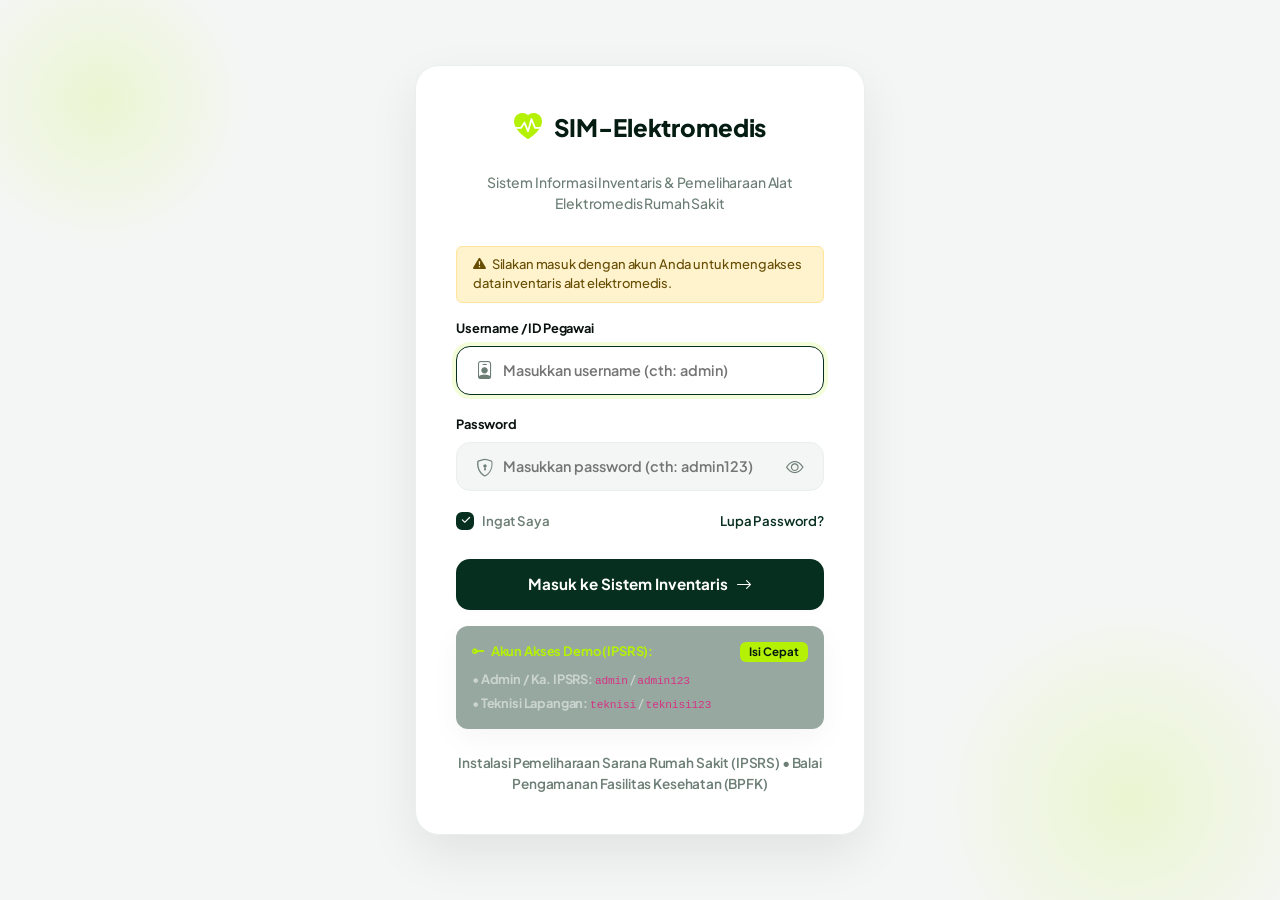
<file: ui-buttons.html>
<!DOCTYPE html>
<html lang="en">

<head>
  <meta charset="UTF-8">
  <meta name="viewport" content="width=device-width, initial-scale=1.0">
  <title>UI Button - Spark Admin Premium Bootstrap 5 Admin Dashboard Template</title>

  <!-- SEO Optimization -->
  <meta name="description" content="UI Button - Spark Admin Premium Bootstrap 5 Admin Dashboard Template">
  <meta name="author" content="Spark Admin Team">

  <!-- Favicon -->
  <link rel="icon" type="image/png" href="assets/images/favicon.ico">

  <!-- Local Third-Party Libraries (100% Offline Compatible) -->
  <link rel="stylesheet" href="assets/libs/bootstrap/css/bootstrap.min.css">
  <link rel="stylesheet" href="assets/libs/bootstrap-icons/bootstrap-icons.css">
  <link rel="stylesheet" href="assets/libs/apexcharts/apexcharts.css">
  <link rel="stylesheet" href="assets/libs/flatpickr/flatpickr.min.css">

  <!-- Main Design System & Custom Stylesheet -->
  <link rel="stylesheet" href="assets/css/main.css">

  <!-- Auth Guard Script -->
  <script src="assets/js/auth.js"></script>
  <script>
    if (!Auth.isLoggedIn()) {
      window.location.replace('page-login.html?auth=required');
    }
  </script>
</head>

<body>

  <!-- ==========================================
         START: Sidebar Component
         Highly polished, dark-green navigation
         ========================================== -->
  <div class="sidebar-wrapper" id="sidebar">
    <!-- Brand Logo / Identity -->
    <a href="index.html" class="sidebar-brand text-decoration-none">
      <i class="bi bi-heart-pulse-fill" style="color: #B4F105;"></i>
      <span>SIM-Elektromedis</span>
    </a>

    <!-- Navigation Menu -->
    <div class="flex-grow-1 overflow-y-auto">
      <!-- Group: Menu -->
      <div class="sidebar-menu-section">
        <div class="sidebar-menu-title">Menu</div>
        <ul class="sidebar-menu-list">
          <li class="sidebar-menu-item">
            <a href="index.html" class="sidebar-menu-link" id="menu-overview" title="Overview">
              <i class="bi bi-grid-fill"></i>
              <span>Dashboard</span>
            </a>
          </li>
        </ul>
      </div>

      <!-- Group: Components -->
      <div class="sidebar-menu-section">
        <div class="sidebar-menu-title">Components</div>
        <ul class="sidebar-menu-list">
          <li class="sidebar-menu-item">
            <a href="tables-basic.html" class="sidebar-menu-link" id="menu-basictables" title="Basic Tables">
              <i class="bi bi-table"></i>
              <span>Basic Tables</span>
            </a>
          </li>
          <li class="sidebar-menu-item">
            <a href="ui-forms.html" class="sidebar-menu-link" id="menu-uiforms" title="Forms and Input">
              <i class="bi bi-input-cursor-text"></i>
              <span>Forms & Input</span>
            </a>
          </li>
          <li class="sidebar-menu-item">
            <a href="ui-buttons.html" class="sidebar-menu-link active" id="menu-uibuttons" title="Buttons">
              <i class="bi bi-menu-button-wide-fill"></i>
              <span>Buttons & Alerts</span>
            </a>
          </li>
        </ul>
      </div>

      <!-- Group: Pages -->
      <div class="sidebar-menu-section">
        <div class="sidebar-menu-title">Pages</div>
        <ul class="sidebar-menu-list">
          <li class="sidebar-menu-item">
            <a href="page-blank.html" class="sidebar-menu-link" id="menu-blankpage" title="Blank Page">
              <i class="bi bi-file-earmark"></i>
              <span>Blank Page</span>
            </a>
          </li>
          <li class="sidebar-menu-item">
            <a href="page-login.html" class="sidebar-menu-link" id="menu-loginpage" title="Login Page">
              <i class="bi bi-box-arrow-in-right"></i>
              <span>Login Screen</span>
            </a>
          </li>
          <li class="sidebar-menu-item">
            <a href="page-404.html" class="sidebar-menu-link" id="menu-404" title="404 Page">
              <i class="bi bi-slash-circle"></i>
              <span>Error 404</span>
            </a>
          </li>
        </ul>
      </div>
    </div>

    <!-- Sidebar Profile Card (Dynamic Footer) -->
    <div class="sidebar-profile">
      <img src="assets/images/avatar.png" alt="Foto Profil" class="sidebar-profile-img user-avatar-display"
        onerror="this.src='https://images.unsplash.com/photo-1534528741775-53994a69daeb?q=80&w=256&auto=format&fit=crop'">
      <div class="sidebar-profile-info">
        <div class="sidebar-profile-name user-name-display">Ahmad Fauzi, A.Md.EM</div>
        <div class="sidebar-profile-email user-email-display">Kepala IPSRS / Elektromedis</div>
      </div>
    </div>
  </div>
  <!-- ==========================================
         END: Sidebar Component
         ========================================== -->


  <!-- ==========================================
         START: Main Content Area
         ========================================== -->
  <div class="main-wrapper">

    <!-- START: Top Navbar Component -->
    <header class="navbar-custom">
      <div class="navbar-left">
        <!-- Desktop sidebar toggle -->
        <button class="btn-desktop-toggle d-none d-xl-flex align-items-center justify-content-center me-3"
          id="desktop-sidebar-toggle" aria-label="Minimize Sidebar">
          <i class="bi bi-chevron-bar-left"></i>
        </button>
        <!-- Mobile sidebar toggle -->
        <button class="sidebar-toggle-btn me-2" id="sidebar-toggle" aria-label="Toggle Navigation">
          <i class="bi bi-list"></i>
        </button>

        <!-- Quick Actions Dropdown -->
        <div class="dropdown ms-2">
          <button class="btn-quick-action dropdown-toggle" type="button" data-bs-toggle="dropdown" aria-expanded="false"
            id="quick-actions-dropdown">
            <i class="bi bi-plus-lg"></i>
            <span>Create</span>
          </button>
          <ul class="dropdown-menu dropdown-menu-quick-action" aria-labelledby="quick-actions-dropdown">
            <li class="dropdown-header">Quick Action Shortcuts</li>
            <li><a class="dropdown-item" href="#"><i class="bi bi-file-earmark-plus"></i> New Invoice</a></li>
            <li><a class="dropdown-item" href="#"><i class="bi bi-person-plus"></i> New User</a></li>
            <li><a class="dropdown-item" href="#"><i class="bi bi-box-seam"></i> New Product</a></li>
            <li>
              <hr class="dropdown-divider">
            </li>
            <li><a class="dropdown-item" href="#"><i class="bi bi-gear"></i> System Settings</a></li>
          </ul>
        </div>
      </div>

      <!-- Mid navbar: search pill -->
      <div class="navbar-search-wrapper">
        <input type="text" class="navbar-search-input" placeholder="Search anything in Spark..." id="main-search">
        <button class="navbar-search-btn" aria-label="Search">
          <i class="bi bi-search"></i>
        </button>
      </div>

      <!-- Right actions -->
      <div class="navbar-actions">
        <!-- Fullscreen Toggle -->
        <button class="navbar-action-btn me-1" aria-label="Toggle Fullscreen" id="btn-fullscreen">
          <i class="bi bi-arrows-fullscreen"></i>
        </button>
        <div class="dropdown">
          <button class="navbar-action-btn dropdown-toggle" type="button" data-bs-toggle="dropdown"
            aria-expanded="false" id="btn-notifications" data-bs-auto-close="outside">
            <i class="bi bi-bell"></i>
            <span class="navbar-action-badge"></span>
          </button>
          <div class="dropdown-menu dropdown-menu-end dropdown-menu-notification p-0"
            aria-labelledby="btn-notifications">
            <div class="notification-header">
              <h6 class="notification-title">Notifications</h6>
              <button class="btn-clear-all" type="button">Mark all read</button>
            </div>
            <div class="notification-list">
              <a href="#" class="notification-item">
                <div class="notification-icon bg-success text-white">
                  <i class="bi bi-wallet2"></i>
                </div>
                <div class="notification-content">
                  <p class="notification-text">New sale received: <strong>$150.00</strong></p>
                  <span class="notification-time">2 mins ago</span>
                </div>
                <span class="notification-unread-dot"></span>
              </a>
            </div>
            <a href="#" class="notification-footer">View All Notifications</a>
          </div>
        </div>

        <!-- Profile Dropdown -->
        <div class="dropdown ms-2">
          <button class="navbar-profile-btn dropdown-toggle" type="button" data-bs-toggle="dropdown"
            aria-expanded="false" id="profile-dropdown">
            <img src="assets/images/avatar.png" alt="Profile Image" class="navbar-profile-img">
            <span class="navbar-profile-name d-none d-md-inline">Administrator</span>
            <i class="bi bi-chevron-down navbar-profile-caret"></i>
          </button>
          <ul class="dropdown-menu dropdown-menu-end dropdown-menu-profile" aria-labelledby="profile-dropdown">
            <li><a class="dropdown-item text-danger" href="page-login.html"><i class="bi bi-box-arrow-right"></i>
                Logout</a></li>
          </ul>
        </div>
      </div>
    </header>
    <!-- END: Top Navbar Component -->

    <!-- START: Page Header Banner -->
    <div class="page-header">
      <div>
        <h1 class="page-title">Buttons & Alerts</h1>
        <p class="page-subtitle">Premium reusable call-to-actions and responsive notice alert components.</p>
      </div>
      <nav aria-label="breadcrumb">
        <ol class="breadcrumb mb-0">
          <li class="breadcrumb-item"><a href="index.html" class="text-decoration-none text-muted-green">Home</a></li>
          <li class="breadcrumb-item text-muted-green">Components</li>
          <li class="breadcrumb-item active text-main" aria-current="page">Buttons & Alerts</li>
        </ol>
      </nav>
    </div>
    <!-- END: Page Header Banner -->

    <!-- START: Main Components Grid Layout -->
    <div class="row g-4 mb-4">

      <!-- Column 1: Custom Buttons -->
      <div class="col-12 col-lg-6">
        <div class="card border-light shadow-sm p-4 h-100">
          <h5 class="card-title mb-4">Button Styles</h5>

          <h6 class="mb-3">Solid Color Buttons</h6>
          <div class="d-flex flex-wrap gap-2 mb-4">
            <button class="btn-custom btn-custom-primary" type="button">Primary Button</button>
            <button class="btn-custom btn-custom-secondary" type="button">Secondary Button</button>
            <button class="btn-custom btn-custom-light" type="button">Light Button</button>
            <button class="btn-custom btn-custom-danger" type="button">Danger Button</button>
            <button class="btn-custom btn-custom-warning" type="button">Warning Button</button>
          </div>

          <h6 class="mb-3">Outline Buttons</h6>
          <div class="d-flex flex-wrap gap-2 mb-4">
            <button class="btn-custom btn-custom-outline-primary" type="button">Outline Primary</button>
            <button class="btn-custom btn-custom-outline-secondary" type="button">Outline Secondary</button>
            <button class="btn-custom btn-custom-outline-danger" type="button">Outline Danger</button>
          </div>

          <h6 class="mb-3">Buttons with Icons</h6>
          <div class="d-flex flex-wrap gap-2 mb-4">
            <button class="btn-custom btn-custom-primary" type="button">
              <i class="bi bi-search"></i> Search
            </button>
            <button class="btn-custom btn-custom-secondary" type="button">
              <i class="bi bi-file-earmark-arrow-down"></i> Download Report
            </button>
            <button class="btn-custom btn-custom-light" type="button">
              <i class="bi bi-gear"></i> Settings
            </button>
          </div>

          <h6 class="mb-3">Button Sizing</h6>
          <div class="d-flex flex-wrap align-items-center gap-2">
            <button class="btn-custom btn-custom-primary btn-custom-lg" type="button">Large Action</button>
            <button class="btn-custom btn-custom-primary" type="button">Default Size</button>
            <button class="btn-custom btn-custom-primary btn-custom-sm" type="button">Small Action</button>
          </div>
        </div>
      </div>

      <!-- Column 2: Reusable Alerts -->
      <div class="col-12 col-lg-6">
        <div class="card border-light shadow-sm p-4 h-100">
          <h5 class="card-title mb-4">Notification Alerts</h5>

          <!-- Alert Primary -->
          <div class="alert-custom alert-custom-primary">
            <i class="bi bi-info-circle-fill alert-custom-icon"></i>
            <div class="alert-custom-content">
              A simple custom primary warning alert. Feel free to customize its layout context.
            </div>
          </div>

          <!-- Alert Success -->
          <div class="alert-custom alert-custom-success">
            <i class="bi bi-check-circle-fill alert-custom-icon"></i>
            <div class="alert-custom-content">
              <strong>Success Alert:</strong> Your data synchronization completed with zero error results!
            </div>
            <button class="alert-custom-close" type="button" aria-label="Close" onclick="this.parentElement.remove();">
              <i class="bi bi-x-lg"></i>
            </button>
          </div>

          <!-- Alert Danger -->
          <div class="alert-custom alert-custom-danger">
            <i class="bi bi-exclamation-triangle-fill alert-custom-icon"></i>
            <div class="alert-custom-content">
              <strong>Danger Warning:</strong> There was an issue processing your subscription payment bounds.
            </div>
            <button class="alert-custom-close" type="button" aria-label="Close" onclick="this.parentElement.remove();">
              <i class="bi bi-x-lg"></i>
            </button>
          </div>

          <!-- Alert Warning -->
          <div class="alert-custom alert-custom-warning">
            <i class="bi bi-exclamation-circle-fill alert-custom-icon"></i>
            <div class="alert-custom-content">
              <strong>Notice Warning:</strong> Please check your local database connection variables immediately.
            </div>
          </div>

          <!-- Alert Info -->
          <div class="alert-custom alert-custom-info">
            <i class="bi bi-lightbulb-fill alert-custom-icon"></i>
            <div class="alert-custom-content">
              <strong>Tip Accent:</strong> You can minimize the left-side navigational sidebar options using the toggle.
            </div>
          </div>
        </div>
      </div>

    </div>
    <!-- END: Main Components Grid Layout -->

    <!-- START: Footer Component -->
    <footer class="footer-custom">
      <div class="footer-left">
        <span class="footer-logo">
          <i class="bi bi-asterisk"></i> Spark Admin
        </span>
        <span class="footer-separator">|</span>
        <span class="footer-copy">&copy; 2026 Made with <i class="bi bi-heart-fill text-danger footer-heart"></i> by<a
            href="https://sparkadminpro.gumroad.com/" target="_blank">Spark Admin</a>• Distributed by <a
            href="https://www.themewagon.com/" target="_blank">ThemeWagon</a> </span>
      </div>
      <div class="footer-right">
        <ul class="footer-links">
          <li><a href="#" class="footer-link">Overview</a></li>
          <li><a href="#" class="footer-link">Statistics</a></li>
          <li><a href="#" class="footer-link">Help & Documentation</a></li>
          <li><a href="#" class="footer-link">Status <span class="status-dot"></span></a></li>
        </ul>
      </div>
    </footer>
    <!-- END: Footer Component -->

  </div>
  <!-- ==========================================
         END: Main Content Area
         ========================================== -->

  <!-- Local Third-Party Libraries Script dependencies -->
  <script src="assets/libs/bootstrap/js/bootstrap.bundle.min.js"></script>
  <script src="assets/libs/apexcharts/apexcharts.min.js"></script>
  <script src="assets/libs/flatpickr/flatpickr.min.js"></script>

  <!-- Local dashboard interactions controller -->
  <script src="assets/js/dashboard.js"></script>
</body>

</html>
</file>
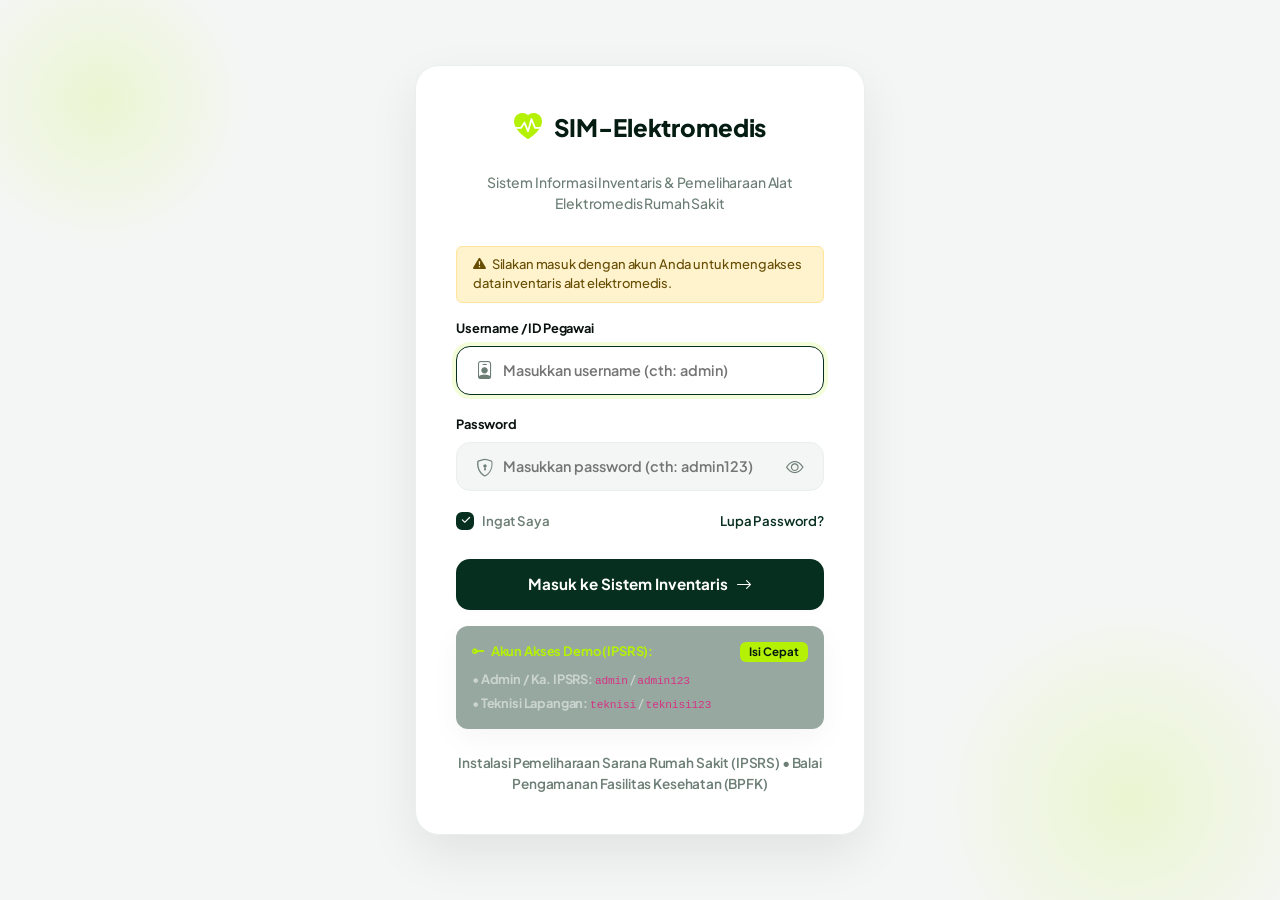
<file: ui-forms.html>
<!DOCTYPE html>
<html lang="en">

<head>
  <meta charset="UTF-8">
  <meta name="viewport" content="width=device-width, initial-scale=1.0">
  <title>UI Forms - Spark Admin Premium Bootstrap 5 Admin Dashboard Template</title>

  <!-- SEO Optimization -->
  <meta name="description" content="UI Forms - Spark Admin Premium Bootstrap 5 Admin Dashboard Template">
  <meta name="author" content="Spark Admin Team">

  <!-- Favicon -->
  <link rel="icon" type="image/png" href="assets/images/favicon.ico">

  <!-- Local Third-Party Libraries (100% Offline Compatible) -->
  <link rel="stylesheet" href="assets/libs/bootstrap/css/bootstrap.min.css">
  <link rel="stylesheet" href="assets/libs/bootstrap-icons/bootstrap-icons.css">
  <link rel="stylesheet" href="assets/libs/apexcharts/apexcharts.css">
  <link rel="stylesheet" href="assets/libs/flatpickr/flatpickr.min.css">

  <!-- Main Design System & Custom Stylesheet -->
  <link rel="stylesheet" href="assets/css/main.css">

  <!-- Auth Guard Script -->
  <script src="assets/js/auth.js"></script>
  <script>
    if (!Auth.isLoggedIn()) {
      window.location.replace('page-login.html?auth=required');
    }
  </script>
</head>

<body>

  <!-- ==========================================
         START: Sidebar Component
         Highly polished, dark-green navigation
         ========================================== -->
  <div class="sidebar-wrapper" id="sidebar">
    <!-- Brand Logo / Identity -->
    <a href="index.html" class="sidebar-brand text-decoration-none">
      <i class="bi bi-heart-pulse-fill" style="color: #B4F105;"></i>
      <span>SIM-Elektromedis</span>
    </a>

    <!-- Navigation Menu -->
    <div class="flex-grow-1 overflow-y-auto">
      <!-- Group: Menu -->
      <div class="sidebar-menu-section">
        <div class="sidebar-menu-title">Menu</div>
        <ul class="sidebar-menu-list">
          <li class="sidebar-menu-item">
            <a href="index.html" class="sidebar-menu-link" id="menu-overview" title="Overview">
              <i class="bi bi-grid-fill"></i>
              <span>Dashboard</span>
            </a>
          </li>
        </ul>
      </div>

      <!-- Group: Components -->
      <div class="sidebar-menu-section">
        <div class="sidebar-menu-title">Components</div>
        <ul class="sidebar-menu-list">
          <li class="sidebar-menu-item">
            <a href="tables-basic.html" class="sidebar-menu-link" id="menu-basictables" title="Basic Tables">
              <i class="bi bi-table"></i>
              <span>Basic Tables</span>
            </a>
          </li>
          <li class="sidebar-menu-item">
            <a href="ui-forms.html" class="sidebar-menu-link active" id="menu-uiforms" title="Forms and Input">
              <i class="bi bi-input-cursor-text"></i>
              <span>Forms & Input</span>
            </a>
          </li>
          <li class="sidebar-menu-item">
            <a href="ui-buttons.html" class="sidebar-menu-link" id="menu-uibuttons" title="Buttons">
              <i class="bi bi-menu-button-wide-fill"></i>
              <span>Buttons & Alerts</span>
            </a>
          </li>
        </ul>
      </div>

      <!-- Group: Pages -->
      <div class="sidebar-menu-section">
        <div class="sidebar-menu-title">Pages</div>
        <ul class="sidebar-menu-list">
          <li class="sidebar-menu-item">
            <a href="page-blank.html" class="sidebar-menu-link" id="menu-blankpage" title="Blank Page">
              <i class="bi bi-file-earmark"></i>
              <span>Blank Page</span>
            </a>
          </li>
          <li class="sidebar-menu-item">
            <a href="page-login.html" class="sidebar-menu-link" id="menu-loginpage" title="Login Page">
              <i class="bi bi-box-arrow-in-right"></i>
              <span>Login Screen</span>
            </a>
          </li>
          <li class="sidebar-menu-item">
            <a href="page-404.html" class="sidebar-menu-link" id="menu-404" title="404 Page">
              <i class="bi bi-slash-circle"></i>
              <span>Error 404</span>
            </a>
          </li>
        </ul>
      </div>
    </div>

    <!-- Sidebar Profile Card (Dynamic Footer) -->
    <div class="sidebar-profile">
      <img src="assets/images/avatar.png" alt="Foto Profil" class="sidebar-profile-img user-avatar-display"
        onerror="this.src='https://images.unsplash.com/photo-1534528741775-53994a69daeb?q=80&w=256&auto=format&fit=crop'">
      <div class="sidebar-profile-info">
        <div class="sidebar-profile-name user-name-display">Ahmad Fauzi, A.Md.EM</div>
        <div class="sidebar-profile-email user-email-display">Kepala IPSRS / Elektromedis</div>
      </div>
    </div>
  </div>
  <!-- ==========================================
         END: Sidebar Component
         ========================================== -->


  <!-- ==========================================
         START: Main Content Area
         ========================================== -->
  <div class="main-wrapper">

    <!-- START: Top Navbar Component -->
    <header class="navbar-custom">
      <div class="navbar-left">
        <!-- Desktop sidebar toggle -->
        <button class="btn-desktop-toggle d-none d-xl-flex align-items-center justify-content-center me-3"
          id="desktop-sidebar-toggle" aria-label="Minimize Sidebar">
          <i class="bi bi-chevron-bar-left"></i>
        </button>
        <!-- Mobile sidebar toggle -->
        <button class="sidebar-toggle-btn me-2" id="sidebar-toggle" aria-label="Toggle Navigation">
          <i class="bi bi-list"></i>
        </button>

        <!-- Quick Actions Dropdown -->
        <div class="dropdown ms-2">
          <button class="btn-quick-action dropdown-toggle" type="button" data-bs-toggle="dropdown" aria-expanded="false"
            id="quick-actions-dropdown">
            <i class="bi bi-plus-lg"></i>
            <span>Create</span>
          </button>
          <ul class="dropdown-menu dropdown-menu-quick-action" aria-labelledby="quick-actions-dropdown">
            <li class="dropdown-header">Quick Action Shortcuts</li>
            <li><a class="dropdown-item" href="#"><i class="bi bi-file-earmark-plus"></i> New Invoice</a></li>
            <li><a class="dropdown-item" href="#"><i class="bi bi-person-plus"></i> New User</a></li>
            <li><a class="dropdown-item" href="#"><i class="bi bi-box-seam"></i> New Product</a></li>
            <li>
              <hr class="dropdown-divider">
            </li>
            <li><a class="dropdown-item" href="#"><i class="bi bi-gear"></i> System Settings</a></li>
          </ul>
        </div>
      </div>

      <!-- Mid navbar: search pill -->
      <div class="navbar-search-wrapper">
        <input type="text" class="navbar-search-input" placeholder="Search anything in Spark..." id="main-search">
        <button class="navbar-search-btn" aria-label="Search">
          <i class="bi bi-search"></i>
        </button>
      </div>

      <!-- Right actions -->
      <div class="navbar-actions">
        <!-- Fullscreen Toggle -->
        <button class="navbar-action-btn me-1" aria-label="Toggle Fullscreen" id="btn-fullscreen">
          <i class="bi bi-arrows-fullscreen"></i>
        </button>
        <div class="dropdown">
          <button class="navbar-action-btn dropdown-toggle" type="button" data-bs-toggle="dropdown"
            aria-expanded="false" id="btn-notifications" data-bs-auto-close="outside">
            <i class="bi bi-bell"></i>
            <span class="navbar-action-badge"></span>
          </button>
          <div class="dropdown-menu dropdown-menu-end dropdown-menu-notification p-0"
            aria-labelledby="btn-notifications">
            <div class="notification-header">
              <h6 class="notification-title">Notifications</h6>
              <button class="btn-clear-all" type="button">Mark all read</button>
            </div>
            <div class="notification-list">
              <a href="#" class="notification-item">
                <div class="notification-icon bg-success text-white">
                  <i class="bi bi-wallet2"></i>
                </div>
                <div class="notification-content">
                  <p class="notification-text">New sale received: <strong>$150.00</strong></p>
                  <span class="notification-time">2 mins ago</span>
                </div>
                <span class="notification-unread-dot"></span>
              </a>
              <a href="#" class="notification-item">
                <div class="notification-icon bg-primary text-white">
                  <i class="bi bi-person-plus-fill"></i>
                </div>
                <div class="notification-content">
                  <p class="notification-text">New user registered: <strong>John Doe</strong></p>
                  <span class="notification-time">1 hour ago</span>
                </div>
                <span class="notification-unread-dot"></span>
              </a>
            </div>
            <a href="#" class="notification-footer">View All Notifications</a>
          </div>
        </div>

        <!-- Profile Dropdown -->
        <div class="dropdown ms-2">
          <button class="navbar-profile-btn dropdown-toggle" type="button" data-bs-toggle="dropdown"
            aria-expanded="false" id="profile-dropdown">
            <img src="assets/images/avatar.png" alt="Profile Image" class="navbar-profile-img">
            <span class="navbar-profile-name d-none d-md-inline">Administrator</span>
            <i class="bi bi-chevron-down navbar-profile-caret"></i>
          </button>
          <ul class="dropdown-menu dropdown-menu-end dropdown-menu-profile" aria-labelledby="profile-dropdown">
            <li class="dropdown-header">Welcome !</li>
            <li><a class="dropdown-item" href="#"><i class="bi bi-person"></i> My Account</a></li>
            <li><a class="dropdown-item" href="#"><i class="bi bi-gear"></i> Settings</a></li>
            <li>
              <hr class="dropdown-divider">
            </li>
            <li><a class="dropdown-item text-danger" href="page-login.html"><i class="bi bi-box-arrow-right"></i>
                Logout</a></li>
          </ul>
        </div>
      </div>
    </header>
    <!-- END: Top Navbar Component -->

    <!-- START: Page Header Banner -->
    <div class="page-header">
      <div>
        <h1 class="page-title">Forms & Input Elements</h1>
        <p class="page-subtitle">Premium layout elements, toggle switches, and input decorators.</p>
      </div>
      <nav aria-label="breadcrumb">
        <ol class="breadcrumb mb-0">
          <li class="breadcrumb-item"><a href="index.html" class="text-decoration-none text-muted-green">Home</a></li>
          <li class="breadcrumb-item text-muted-green">Components</li>
          <li class="breadcrumb-item active text-main" aria-current="page">Forms & Input</li>
        </ol>
      </nav>
    </div>
    <!-- END: Page Header Banner -->

    <!-- START: Form Component Row Grid Layout -->
    <div class="row g-4 mb-4">

      <!-- Column 1: Basic controls -->
      <div class="col-12 col-lg-6">
        <div class="card border-light shadow-sm p-4 h-100">
          <h5 class="card-title mb-4">Basic Fields</h5>

          <!-- Text input -->
          <div class="mb-3">
            <label for="basicText" class="form-label-custom">Username</label>
            <input type="text" class="form-control-custom" id="basicText" placeholder="Enter username">
          </div>

          <!-- Email input -->
          <div class="mb-3">
            <label for="basicEmail" class="form-label-custom">Email Address</label>
            <input type="email" class="form-control-custom" id="basicEmail" placeholder="name@example.com">
            <span class="text-muted">We'll never share your email with anyone else.</span>
          </div>

          <!-- Password input -->
          <div class="mb-3">
            <label for="basicPassword" class="form-label-custom">Password</label>
            <input type="password" class="form-control-custom" id="basicPassword"
              placeholder="Enter your secure password">
          </div>

          <!-- Disabled State -->
          <div class="mb-3">
            <label for="basicDisabled" class="form-label-custom">Disabled Input</label>
            <input type="text" class="form-control-custom" id="basicDisabled" value="This input field is disabled"
              disabled>
          </div>

          <!-- Readonly State -->
          <div class="mb-0">
            <label for="basicReadonly" class="form-label-custom">Read-only Input</label>
            <input type="text" class="form-control-custom" id="basicReadonly" value="This field is read-only" readonly>
          </div>
        </div>
      </div>

      <!-- Column 2: Selection & Validation -->
      <div class="col-12 col-lg-6">
        <div class="card border-light shadow-sm p-4 h-100">
          <h5 class="card-title mb-4">Selection & Validation</h5>

          <!-- Custom dropdown select -->
          <div class="mb-3">
            <label for="selectControl" class="form-label-custom">Preferred Theme</label>
            <select class="form-select-custom" id="selectControl">
              <option selected disabled>Choose a visual theme...</option>
              <option value="light">Spark Light Theme</option>
              <option value="dark">Spark Dark Green Theme</option>
              <option value="forest">Forest Breeze Accent</option>
            </select>
          </div>

          <!-- Textarea layout -->
          <div class="mb-3">
            <label for="textareaControl" class="form-label-custom">Description Bio</label>
            <textarea class="form-control-custom" id="textareaControl" rows="3"
              placeholder="Tell us about yourself..."></textarea>
          </div>

          <!-- Valid feedback block -->
          <div class="mb-3">
            <label for="validInput" class="form-label-custom">Valid State Field</label>
            <input type="text" class="form-control-custom is-valid-custom" id="validInput" value="spark_admin_user">
            <div class="form-feedback-custom valid-custom">
              <i class="bi bi-check-circle-fill"></i> Username is available!
            </div>
          </div>

          <!-- Invalid feedback block -->
          <div class="mb-0">
            <label for="invalidInput" class="form-label-custom">Invalid State Field</label>
            <input type="email" class="form-control-custom is-invalid-custom" id="invalidInput"
              value="invalid-email-format">
            <div class="form-feedback-custom invalid-custom">
              <i class="bi bi-exclamation-circle-fill"></i> Please enter a valid email address.
            </div>
          </div>
        </div>
      </div>

      <!-- Column 3: Sizing & Groups -->
      <div class="col-12 col-lg-6">
        <div class="card border-light shadow-sm p-4 h-100">
          <h5 class="card-title mb-4">Input Sizing & Decorator Groups</h5>

          <!-- Sizing examples -->
          <div class="mb-4">
            <div class="mb-2">
              <label class="form-label-custom">Large Control</label>
              <input type="text" class="form-control-custom form-control-custom-lg" placeholder="Large text box input">
            </div>
            <div class="mb-2">
              <label class="form-label-custom">Default Control</label>
              <input type="text" class="form-control-custom" placeholder="Default text box input">
            </div>
            <div>
              <label class="form-label-custom">Small Control</label>
              <input type="text" class="form-control-custom form-control-custom-sm" placeholder="Small text box input">
            </div>
          </div>

          <h6 class="mb-3">Input Groups</h6>

          <!-- Prepend group -->
          <div class="mb-3">
            <div class="input-group-custom">
              <span class="input-group-text-custom">@</span>
              <input type="text" class="form-control-custom" placeholder="Username">
            </div>
          </div>

          <!-- Append group -->
          <div class="mb-3">
            <div class="input-group-custom">
              <input type="text" class="form-control-custom" placeholder="Recipient username">
              <span class="input-group-text-custom">@sparkadmin.web.id</span>
            </div>
          </div>

          <!-- Prepend + Append Icon group -->
          <div class="mb-0">
            <div class="input-group-custom">
              <span class="input-group-text-custom"><i class="bi bi-wallet2"></i></span>
              <input type="text" class="form-control-custom" placeholder="Billing Amount">
              <span class="input-group-text-custom">USD</span>
            </div>
          </div>
        </div>
      </div>

      <!-- Column 4: Checkboxes, Radios & iOS Switches -->
      <div class="col-12 col-lg-6">
        <div class="card border-light shadow-sm p-4 h-100">
          <h5 class="card-title mb-4">Checkboxes, Radios & Switches</h5>

          <h6 class="mb-3">Custom Checkboxes</h6>
          <div class="mb-4">
            <div class="form-check-custom">
              <input class="form-check-input-custom" type="checkbox" id="checkActive" checked>
              <label class="form-check-label" for="checkActive">Checked custom option</label>
            </div>
            <div class="form-check-custom">
              <input class="form-check-input-custom" type="checkbox" id="checkInactive">
              <label class="form-check-label" for="checkInactive">Unchecked custom option</label>
            </div>
            <div class="form-check-custom">
              <input class="form-check-input-custom" type="checkbox" id="checkDisabled" disabled checked>
              <label class="form-check-label" for="checkDisabled">Disabled checked option</label>
            </div>
          </div>

          <h6 class="mb-3">Custom Radio Elements</h6>
          <div class="mb-4">
            <div class="form-check-custom">
              <input class="form-check-input-custom" type="radio" name="radioGroup" id="radioOne" checked>
              <label class="form-check-label" for="radioOne">Radio option selection A</label>
            </div>
            <div class="form-check-custom">
              <input class="form-check-input-custom" type="radio" name="radioGroup" id="radioTwo">
              <label class="form-check-label" for="radioTwo">Radio option selection B</label>
            </div>
          </div>

          <h6 class="mb-3">Premium Switch Controls (iOS Style)</h6>
          <div>
            <div class="form-switch-custom">
              <input class="form-switch-input-custom" type="checkbox" id="switchOne" checked>
              <label class="form-switch-label" for="switchOne">Enable email notifications</label>
            </div>
            <div class="form-switch-custom">
              <input class="form-switch-input-custom" type="checkbox" id="switchTwo">
              <label class="form-switch-label" for="switchTwo">Keep profile visibility public</label>
            </div>
            <div class="form-switch-custom">
              <input class="form-switch-input-custom" type="checkbox" id="switchThree" disabled>
              <label class="form-switch-label" for="switchThree">Enable background synchronization (Disabled)</label>
            </div>
          </div>
        </div>
      </div>

    </div>
    <!-- END: Form Component Row Grid Layout -->

    <!-- START: Footer Component -->
    <footer class="footer-custom">
      <div class="footer-left">
        <span class="footer-logo">
          <i class="bi bi-asterisk"></i> Spark Admin
        </span>
        <span class="footer-separator">|</span>
        <span class="footer-copy">&copy; 2026 Made with <i class="bi bi-heart-fill text-danger footer-heart"></i> by<a
            href="https://sparkadminpro.gumroad.com/" target="_blank">Spark Admin</a>• Distributed by <a
            href="https://www.themewagon.com/" target="_blank">ThemeWagon</a> </span>
      </div>
      <div class="footer-right">
        <ul class="footer-links">
          <li><a href="#" class="footer-link">Overview</a></li>
          <li><a href="#" class="footer-link">Statistics</a></li>
          <li><a href="#" class="footer-link">Help & Documentation</a></li>
          <li><a href="#" class="footer-link">Status <span class="status-dot"></span></a></li>
        </ul>
      </div>
    </footer>
    <!-- END: Footer Component -->

  </div>
  <!-- ==========================================
         END: Main Content Area
         ========================================== -->

  <!-- Local Third-Party Libraries Script dependencies -->
  <script src="assets/libs/bootstrap/js/bootstrap.bundle.min.js"></script>
  <script src="assets/libs/apexcharts/apexcharts.min.js"></script>
  <script src="assets/libs/flatpickr/flatpickr.min.js"></script>

  <!-- Local dashboard interactions controller -->
  <script src="assets/js/dashboard.js"></script>
</body>

</html>
</file>
<file: assets/libs/apexcharts/apexcharts.css>
@keyframes opaque {
  0% {
    opacity: 0
  }

  to {
    opacity: 1
  }
}

@keyframes resizeanim {

  0%,
  to {
    opacity: 0
  }
}

.apexcharts-canvas {
  position: relative;
  direction: ltr !important;
  user-select: none;
  /* Focus indicator colour. Themes override below. */
  --apexcharts-focus-color: #008FFB;
}

/* Dark theme & high-contrast: brighter focus colour for sufficient contrast. */
.apexcharts-canvas .apexcharts-theme-dark,
.apexcharts-theme-dark.apexcharts-canvas {
  --apexcharts-focus-color: #FFD500;
}
.apexcharts-canvas.apexcharts-high-contrast,
.apexcharts-high-contrast.apexcharts-canvas {
  --apexcharts-focus-color: #FFFF00;
}

/* Visually-hidden aria-live status region (WCAG 4.1.3 Status Messages). */
.apexcharts-sr-status {
  position: absolute;
  width: 1px;
  height: 1px;
  padding: 0;
  margin: -1px;
  overflow: hidden;
  clip: rect(0, 0, 0, 0);
  white-space: nowrap;
  border: 0;
}

/* Respect OS-level reduced-motion preference (WCAG 2.3.3). */
@media (prefers-reduced-motion: reduce) {
  .apexcharts-canvas *,
  .apexcharts-canvas *::before,
  .apexcharts-canvas *::after {
    animation-duration: 0.01ms !important;
    animation-iteration-count: 1 !important;
    transition-duration: 0.01ms !important;
  }
}

.apexcharts-canvas ::-webkit-scrollbar {
  -webkit-appearance: none;
  width: 6px
}

.apexcharts-canvas ::-webkit-scrollbar-thumb {
  border-radius: 4px;
  background-color: rgba(0, 0, 0, .5);
  box-shadow: 0 0 1px rgba(255, 255, 255, .5);
  -webkit-box-shadow: 0 0 1px rgba(255, 255, 255, .5)
}

.apexcharts-inner {
  position: relative
}

.apexcharts-text tspan {
  font-family: inherit
}

rect.legend-mouseover-inactive,
.legend-mouseover-inactive rect,
.legend-mouseover-inactive path,
.legend-mouseover-inactive circle,
.legend-mouseover-inactive line,
.legend-mouseover-inactive text.apexcharts-yaxis-title-text,
.legend-mouseover-inactive text.apexcharts-yaxis-label {
  transition: .15s ease all;
  opacity: .2
}

.apexcharts-legend-text {
  padding-left: 15px;
  margin-left: -15px;
}

.apexcharts-legend-series[role="button"]:focus {
  outline: 2px solid var(--apexcharts-focus-color, #008FFB);
  outline-offset: 2px;
}

.apexcharts-legend-series[role="button"]:focus:not(:focus-visible) {
  outline: none;
}

.apexcharts-legend-series[role="button"]:focus-visible {
  outline: 2px solid var(--apexcharts-focus-color, #008FFB);
  outline-offset: 2px;
}

.apexcharts-series-collapsed {
  opacity: 0
}

.apexcharts-canvas svg:focus:not(:focus-visible) {
  outline: none;
}

/* Keyboard navigation focus indicator on SVG data elements.
   SVG elements don't support CSS outline, so we use stroke. */
.apexcharts-bar-area.apexcharts-keyboard-focused,
.apexcharts-candlestick-area.apexcharts-keyboard-focused,
.apexcharts-boxPlot-area.apexcharts-keyboard-focused,
.apexcharts-rangebar-area.apexcharts-keyboard-focused,
.apexcharts-pie-area.apexcharts-keyboard-focused,
.apexcharts-heatmap-rect.apexcharts-keyboard-focused,
.apexcharts-treemap-rect.apexcharts-keyboard-focused {
  stroke: var(--apexcharts-focus-color, #008FFB);
  stroke-width: 2;
  stroke-opacity: 1;
}

.apexcharts-tooltip {
  --apx-tt-bg: #ffffff;
  --apx-tt-border: rgba(15, 23, 42, 0.06);
  /* Layered shadow: tight inner contact + soft outer drop. The two Y
   * offsets are exposed as variables so they flip in sync with the
   * arrow when the tooltip is below the data point — see the
   * `[data-placement="bottom"]` rule further down. */
  --apx-tt-shadow-y-mid: 8px;
  --apx-tt-shadow-y-far: 16px;
  --apx-tt-shadow: 0 0 0 1px rgba(15, 23, 42, 0.04), 0 var(--apx-tt-shadow-y-mid) 16px -6px rgba(15, 23, 42, 0.12), 0 var(--apx-tt-shadow-y-far) 36px -12px rgba(15, 23, 42, 0.18);
  --apx-tt-arrow-bg: var(--apx-tt-bg);
  /* Two stacked drop-shadows: the first is a tight contact halo for
   * edge definition against light chart backgrounds; the second is a
   * softer directional drop that lifts the arrow off the surface.
   * `--apx-tt-arrow-drop-y` is the Y offset of the directional drop;
   * a per-placement rule below flips it to negative when the tooltip
   * is below the data point (arrow on top) so the shadow always
   * casts outward instead of into the tooltip body. */
  --apx-tt-arrow-drop-y: 2px;
  --apx-tt-arrow-shadow: drop-shadow(0 0 0.5px rgba(15, 23, 42, 0.2)) drop-shadow(0 var(--apx-tt-arrow-drop-y) 4px rgba(15, 23, 42, 0.2));
  --apx-tt-color: #0f172a;
  --apx-tt-color-muted: rgba(15, 23, 42, 0.55);
  border-radius: 8px;
  background: var(--apx-tt-bg);
  border: 1px solid var(--apx-tt-border);
  box-shadow: var(--apx-tt-shadow);
  color: var(--apx-tt-color);
  cursor: default;
  font-size: 13px;
  left: 0;
  top: 0;
  opacity: 0;
  pointer-events: none;
  position: absolute;
  display: flex;
  flex-direction: column;
  padding: 2px 0;
  white-space: nowrap;
  z-index: 12;
  transition: opacity .12s ease
}

/* While the tooltip is visible, smoothly animate position changes
 * between data points. Kept short (160 ms) and ease-out so it stays
 * responsive — too long would feel laggy when sweeping across many
 * points fast. The position transition is only attached after the
 * first paint (Position.applyTooltipPosition flips `data-positioned`
 * once the tooltip has been placed) so the *first* show doesn't slide
 * the tooltip in from the previously-stale (0,0) coordinates. */
.apexcharts-tooltip.apexcharts-active {
  opacity: 1;
  transition: opacity .12s ease
}
.apexcharts-tooltip.apexcharts-active[data-positioned="true"] {
  transition: opacity .12s ease, left .16s ease-out, top .16s ease-out
}

.apexcharts-tooltip.apexcharts-theme-light {
  /* defaults already set above; class kept for backward-compat selectors */
}

.apexcharts-tooltip.apexcharts-theme-dark {
  --apx-tt-bg: #1c1c1f;
  --apx-tt-border: rgba(255, 255, 255, 0.08);
  --apx-tt-shadow: 0 0 0 1px rgba(0, 0, 0, 0.4), 0 var(--apx-tt-shadow-y-mid) 16px -6px rgba(0, 0, 0, 0.45), 0 var(--apx-tt-shadow-y-far) 36px -12px rgba(0, 0, 0, 0.55);
  --apx-tt-arrow-shadow: drop-shadow(0 0 0.5px rgba(0, 0, 0, 0.55)) drop-shadow(0 var(--apx-tt-arrow-drop-y) 4px rgba(0, 0, 0, 0.45));
  --apx-tt-color: #f3f4f6;
  --apx-tt-color-muted: rgba(243, 244, 246, 0.55);
}

.apexcharts-tooltip * {
  font-family: inherit
}

.apexcharts-tooltip-title {
  padding: 8px 12px 4px;
  font-size: 12px;
  font-weight: 600;
  letter-spacing: 0.01em;
  color: var(--apx-tt-color-muted);
  background: transparent;
  border-bottom: none;
  margin-bottom: 0
}

.apexcharts-tooltip.apexcharts-theme-light .apexcharts-tooltip-title,
.apexcharts-tooltip.apexcharts-theme-dark .apexcharts-tooltip-title {
  background: transparent;
  border-bottom: none
}

/* `fillSeriesColor`: each series-group already paints itself with the
 * series colour. Drop the glass body entirely (transparent bg, no
 * border, no backdrop-filter, no padding) and clip the coloured
 * series-group(s) to the tooltip's rounded corners so they fill the
 * shell edge-to-edge. Text inside the coloured group is forced to
 * white for contrast. */
.apexcharts-tooltip.apexcharts-tooltip-fill-series {
  background: transparent;
  -webkit-backdrop-filter: none;
  backdrop-filter: none;
  border: none;
  padding: 0;
  overflow: hidden;
  color: #fff
}

.apexcharts-tooltip.apexcharts-tooltip-fill-series .apexcharts-tooltip-title {
  background: rgba(0, 0, 0, 0.22);
  color: #fff;
  opacity: 1;
  padding: 6px 12px
}

.apexcharts-tooltip.apexcharts-tooltip-fill-series .apexcharts-tooltip-series-group {
  color: #fff
}

/* Arrow connector — sits *entirely outside* the tooltip body. Shares
 * the body's solid fill so it reads as a single shape. `filter:
 * drop-shadow` traces the clipped triangle outline (a regular
 * `box-shadow` would be erased by the `clip-path`). */
.apexcharts-tooltip-arrow {
  position: absolute;
  width: 7px;
  height: 14px;
  background: var(--apx-tt-arrow-bg);
  /* The variable already contains the full `drop-shadow(...) ...` filter
   * chain (stacked shadows) so it's applied raw. */
  -webkit-filter: var(--apx-tt-arrow-shadow);
  filter: var(--apx-tt-arrow-shadow);
  pointer-events: none;
  top: calc(var(--apx-tt-arrow-y, 50%) - 7px)
}

.apexcharts-tooltip[data-placement="right"] .apexcharts-tooltip-arrow {
  left: -7px;
  clip-path: polygon(0 50%, 100% 0, 100% 100%)
}

.apexcharts-tooltip[data-placement="left"] .apexcharts-tooltip-arrow {
  right: -7px;
  clip-path: polygon(100% 50%, 0 0, 0 100%)
}

/* Vertical arrow variants: tooltip is above/below the data point and the
 * arrow points down/up. The base rule above uses `--apx-tt-arrow-y` for
 * left/right placement; for top/bottom we re-orient the rectangle and
 * use `--apx-tt-arrow-x` (set by applyTooltipPosition). */
.apexcharts-tooltip[data-placement="top"] .apexcharts-tooltip-arrow,
.apexcharts-tooltip[data-placement="bottom"] .apexcharts-tooltip-arrow {
  width: 14px;
  height: 7px;
  top: auto;
  left: calc(var(--apx-tt-arrow-x, 50%) - 7px)
}

.apexcharts-tooltip[data-placement="top"] .apexcharts-tooltip-arrow {
  bottom: -7px;
  clip-path: polygon(50% 100%, 0 0, 100% 0)
}

.apexcharts-tooltip[data-placement="bottom"] .apexcharts-tooltip-arrow {
  top: -7px;
  clip-path: polygon(50% 0, 0 100%, 100% 100%)
}

/* When the tooltip is flipped below the data point (arrow on top
 * pointing up), the default downward-biased shadows leave the top
 * edge of both the body *and* the arrow undefined. Flipping every
 * Y offset to negative casts the entire elevation upward so the
 * shadow falls between the tooltip and the bar above. */
.apexcharts-tooltip[data-placement="bottom"] {
  --apx-tt-shadow-y-mid: -8px;
  --apx-tt-shadow-y-far: -16px;
  --apx-tt-arrow-drop-y: -2px
}

.apexcharts-tooltip-text-goals-value,
.apexcharts-tooltip-text-y-value,
.apexcharts-tooltip-text-z-value {
  display: inline-block;
  margin-left: 5px;
  font-weight: 600
}

.apexcharts-tooltip-text-goals-label:empty,
.apexcharts-tooltip-text-goals-value:empty,
.apexcharts-tooltip-text-y-label:empty,
.apexcharts-tooltip-text-y-value:empty,
.apexcharts-tooltip-text-z-value:empty,
.apexcharts-tooltip-title:empty {
  display: none
}

.apexcharts-tooltip-text-goals-label,
.apexcharts-tooltip-text-goals-value {
  padding: 6px 0 5px
}

.apexcharts-tooltip-goals-group,
.apexcharts-tooltip-text-goals-label,
.apexcharts-tooltip-text-goals-value {
  display: flex
}

.apexcharts-tooltip-text-goals-label:not(:empty),
.apexcharts-tooltip-text-goals-value:not(:empty) {
  margin-top: -6px
}

.apexcharts-tooltip-marker {
  display: inline-flex;
  align-items: center;
  justify-content: center;
  position: relative;
  width: 12px;
  height: 12px;
  margin-right: 6px;
  vertical-align: middle;
  color: inherit;
}

.apexcharts-tooltip-marker svg {
  width: 100%;
  height: 100%;
  display: block;
}

.apexcharts-tooltip-series-group {
  padding: 4px 12px;
  display: none;
  gap: 8px;
  text-align: left;
  justify-content: left;
  align-items: center
}

.apexcharts-tooltip-series-group.apexcharts-active .apexcharts-tooltip-marker {
  opacity: 1
}

.apexcharts-tooltip-series-group.apexcharts-active:last-child,
.apexcharts-tooltip-series-group:last-child {
  padding-bottom: 8px
}

.apexcharts-tooltip-y-group {
  padding: 6px 0 5px
}

.apexcharts-custom-tooltip,
.apexcharts-tooltip-box {
  padding: 4px 8px
}

.apexcharts-tooltip-boxPlot {
  display: flex;
  flex-direction: column-reverse
}

.apexcharts-tooltip-box>div {
  margin: 4px 0
}

.apexcharts-tooltip-box span.value {
  font-weight: 700
}

.apexcharts-tooltip-rangebar {
  padding: 5px 8px
}

.apexcharts-tooltip-rangebar .category {
  font-weight: 600;
  color: #777
}

.apexcharts-tooltip-rangebar .series-name {
  font-weight: 700;
  display: block;
  margin-bottom: 5px
}

/* X/Y axis tooltips — small popovers that label the crosshair on the
 * axes. Restyled to match the modern data-tooltip palette: solid white
 * body with a subtle border + soft drop-shadow, smaller font, rounded
 * corners. The arrows still use the CSS border-triangle technique
 * (cheap, crisp at small sizes); their colours flow from CSS variables
 * so light/dark themes only need one override per axis. */
.apexcharts-xaxistooltip,
.apexcharts-yaxistooltip {
  --apx-axt-bg: #ffffff;
  --apx-axt-border: rgba(15, 23, 42, 0.08);
  --apx-axt-color: #0f172a;
  --apx-axt-shadow: 0 4px 12px -4px rgba(15, 23, 42, 0.18), 0 1px 3px -1px rgba(15, 23, 42, 0.12);
  opacity: 0;
  pointer-events: none;
  color: var(--apx-axt-color);
  font-size: 12px;
  font-weight: 500;
  text-align: center;
  border-radius: 6px;
  position: absolute;
  z-index: 10;
  background: var(--apx-axt-bg);
  border: 1px solid var(--apx-axt-border);
  box-shadow: var(--apx-axt-shadow)
}

.apexcharts-xaxistooltip.apexcharts-theme-dark,
.apexcharts-yaxistooltip.apexcharts-theme-dark {
  --apx-axt-bg: #1c1c1f;
  --apx-axt-border: rgba(255, 255, 255, 0.1);
  --apx-axt-color: #f3f4f6;
  --apx-axt-shadow: 0 4px 12px -4px rgba(0, 0, 0, 0.55), 0 1px 3px -1px rgba(0, 0, 0, 0.45)
}

.apexcharts-xaxistooltip {
  padding: 4px 8px;
  transition: .15s ease all
}

.apexcharts-xaxistooltip:after,
.apexcharts-xaxistooltip:before {
  left: 50%;
  border: solid transparent;
  content: " ";
  height: 0;
  width: 0;
  position: absolute;
  pointer-events: none
}

/* :before paints the 1px border outline of the triangle (slightly larger
 * than :after); :after sits inside and paints the fill — leaves a 1px
 * ring of :before visible at the edges. */
.apexcharts-xaxistooltip:after {
  border-color: transparent;
  border-width: 5px;
  margin-left: -5px
}

.apexcharts-xaxistooltip:before {
  border-color: transparent;
  border-width: 6px;
  margin-left: -6px
}

.apexcharts-xaxistooltip-bottom:after,
.apexcharts-xaxistooltip-bottom:before {
  bottom: 100%
}

.apexcharts-xaxistooltip-top:after,
.apexcharts-xaxistooltip-top:before {
  top: 100%
}

.apexcharts-xaxistooltip-bottom:after {
  border-bottom-color: var(--apx-axt-bg)
}

.apexcharts-xaxistooltip-bottom:before {
  border-bottom-color: var(--apx-axt-border)
}

.apexcharts-xaxistooltip-top:after {
  border-top-color: var(--apx-axt-bg)
}

.apexcharts-xaxistooltip-top:before {
  border-top-color: var(--apx-axt-border)
}

.apexcharts-xaxistooltip.apexcharts-active {
  opacity: 1;
  transition: .15s ease all
}

.apexcharts-yaxistooltip {
  padding: 3px 8px
}

.apexcharts-yaxistooltip:after,
.apexcharts-yaxistooltip:before {
  top: 50%;
  border: solid transparent;
  content: " ";
  height: 0;
  width: 0;
  position: absolute;
  pointer-events: none
}

.apexcharts-yaxistooltip:after {
  border-color: transparent;
  border-width: 5px;
  margin-top: -5px
}

.apexcharts-yaxistooltip:before {
  border-color: transparent;
  border-width: 6px;
  margin-top: -6px
}

.apexcharts-yaxistooltip-left:after,
.apexcharts-yaxistooltip-left:before {
  left: 100%
}

.apexcharts-yaxistooltip-right:after,
.apexcharts-yaxistooltip-right:before {
  right: 100%
}

.apexcharts-yaxistooltip-left:after {
  border-left-color: var(--apx-axt-bg)
}

.apexcharts-yaxistooltip-left:before {
  border-left-color: var(--apx-axt-border)
}

.apexcharts-yaxistooltip-right:after {
  border-right-color: var(--apx-axt-bg)
}

.apexcharts-yaxistooltip-right:before {
  border-right-color: var(--apx-axt-border)
}

.apexcharts-yaxistooltip.apexcharts-active {
  opacity: 1
}

.apexcharts-yaxistooltip-hidden {
  display: none
}

.apexcharts-xcrosshairs,
.apexcharts-ycrosshairs {
  pointer-events: none;
  opacity: 0;
  transition: .15s ease all
}

.apexcharts-xcrosshairs.apexcharts-active,
.apexcharts-ycrosshairs.apexcharts-active {
  opacity: 1;
  transition: .15s ease all
}

.apexcharts-ycrosshairs-hidden {
  opacity: 0
}

.apexcharts-selection-rect {
  cursor: move
}

.svg_select_shape {
  stroke-width: 1;
  stroke-dasharray: 10 10;
  stroke: black;
  stroke-opacity: 0.1;
  pointer-events: none;
  fill: none;
}

.svg_select_handle {
  stroke-width: 3;
  stroke: black;
  fill: none;
}

.svg_select_handle_r {
  cursor: e-resize;
}

.svg_select_handle_l {
  cursor: w-resize;
}

.apexcharts-svg.apexcharts-zoomable.hovering-zoom {
  cursor: crosshair
}

.apexcharts-svg.apexcharts-zoomable.hovering-pan {
  cursor: move
}

.apexcharts-menu-icon,
.apexcharts-pan-icon,
.apexcharts-reset-icon,
.apexcharts-selection-icon,
.apexcharts-toolbar-custom-icon,
.apexcharts-zoom-icon,
.apexcharts-zoomin-icon,
.apexcharts-zoomout-icon {
  cursor: pointer;
  /* WCAG 2.5.8 Target Size (Minimum): 24×24 CSS px hit target. */
  width: 26px;
  height: 24px;
  line-height: 24px;
  color: #6e8192;
  text-align: center;
  /* Reset native <button> chrome — these are styled via SVG icons. */
  padding: 0;
  margin: 0;
  background: transparent;
  border: 0;
  border-radius: 5px;
  display: inline-flex;
  align-items: center;
  justify-content: center;
  transition: background-color .12s ease, color .12s ease;
}

.apexcharts-menu-icon svg,
.apexcharts-pan-icon svg,
.apexcharts-reset-icon svg,
.apexcharts-selection-icon svg,
.apexcharts-zoom-icon svg,
.apexcharts-zoomin-icon svg,
.apexcharts-zoomout-icon svg {
  width: 18px;
  height: 18px;
  fill: none;
  stroke: currentColor;
  stroke-width: 2;
  stroke-linecap: round;
  stroke-linejoin: round
}

.apexcharts-theme-dark .apexcharts-menu-icon,
.apexcharts-theme-dark .apexcharts-pan-icon,
.apexcharts-theme-dark .apexcharts-reset-icon,
.apexcharts-theme-dark .apexcharts-selection-icon,
.apexcharts-theme-dark .apexcharts-toolbar-custom-icon,
.apexcharts-theme-dark .apexcharts-zoom-icon,
.apexcharts-theme-dark .apexcharts-zoomin-icon,
.apexcharts-theme-dark .apexcharts-zoomout-icon {
  color: #d4d6dc
}

.apexcharts-canvas .apexcharts-pan-icon.apexcharts-selected,
.apexcharts-canvas .apexcharts-reset-zoom-icon.apexcharts-selected,
.apexcharts-canvas .apexcharts-selection-icon.apexcharts-selected,
.apexcharts-canvas .apexcharts-zoom-icon.apexcharts-selected {
  background: rgba(0, 143, 251, 0.12);
  color: #008ffb
}

.apexcharts-theme-light .apexcharts-menu-icon:hover,
.apexcharts-theme-light .apexcharts-pan-icon:not(.apexcharts-selected):hover,
.apexcharts-theme-light .apexcharts-reset-icon:hover,
.apexcharts-theme-light .apexcharts-selection-icon:not(.apexcharts-selected):hover,
.apexcharts-theme-light .apexcharts-zoom-icon:not(.apexcharts-selected):hover,
.apexcharts-theme-light .apexcharts-zoomin-icon:hover,
.apexcharts-theme-light .apexcharts-zoomout-icon:hover {
  background: rgba(15, 23, 42, 0.06);
  color: #1f2937
}

.apexcharts-theme-dark .apexcharts-menu-icon:hover,
.apexcharts-theme-dark .apexcharts-pan-icon:not(.apexcharts-selected):hover,
.apexcharts-theme-dark .apexcharts-reset-icon:hover,
.apexcharts-theme-dark .apexcharts-selection-icon:not(.apexcharts-selected):hover,
.apexcharts-theme-dark .apexcharts-zoom-icon:not(.apexcharts-selected):hover,
.apexcharts-theme-dark .apexcharts-zoomin-icon:hover,
.apexcharts-theme-dark .apexcharts-zoomout-icon:hover {
  background: rgba(255, 255, 255, 0.08);
  color: #fff
}

.apexcharts-menu-icon,
.apexcharts-selection-icon {
  position: relative
}

.apexcharts-toolbar {
  position: absolute;
  z-index: 11;
  display: inline-flex;
  align-items: center;
  gap: 1px;
  padding: 3px;
  border-radius: 8px;
  background: rgba(255, 255, 255, 0.85);
  backdrop-filter: blur(8px);
  -webkit-backdrop-filter: blur(8px);
}

.apexcharts-theme-dark .apexcharts-toolbar {
  background: rgba(28, 28, 31, 0.82);
}

.apexcharts-menu {
  background: rgba(255, 255, 255, 0.95);
  backdrop-filter: blur(8px);
  -webkit-backdrop-filter: blur(8px);
  position: absolute;
  top: calc(100% + 4px);
  border: 1px solid rgba(15, 23, 42, 0.08);
  border-radius: 8px;
  padding: 4px;
  right: 0;
  opacity: 0;
  min-width: 120px;
  transition: opacity .15s ease, transform .15s ease;
  transform: translateY(-2px);
  pointer-events: none;
  box-shadow: 0 4px 16px -4px rgba(15, 23, 42, 0.12), 0 2px 4px -1px rgba(15, 23, 42, 0.06)
}

.apexcharts-menu.apexcharts-menu-open {
  opacity: 1;
  transform: translateY(0);
  pointer-events: all
}

.apexcharts-menu-item {
  padding: 6px 9px;
  font-size: 12px;
  border-radius: 5px;
  cursor: pointer
}

.apexcharts-theme-light .apexcharts-menu-item:hover {
  background: rgba(15, 23, 42, 0.06)
}

.apexcharts-theme-dark .apexcharts-menu {
  background: rgba(28, 28, 31, 0.92);
  border-color: rgba(255, 255, 255, 0.08);
  color: #f3f4f6;
  box-shadow: 0 4px 16px -4px rgba(0, 0, 0, 0.5), 0 2px 4px -1px rgba(0, 0, 0, 0.4)
}

.apexcharts-theme-dark .apexcharts-menu-item:hover {
  background: rgba(255, 255, 255, 0.08)
}

@media screen and (min-width:768px) {
  .apexcharts-canvas:hover .apexcharts-toolbar {
    opacity: 1
  }
}

/* Toolbar keyboard accessibility: show toolbar when any button inside it is focused */
.apexcharts-toolbar:focus-within {
  opacity: 1
}

/* Focus indicator for toolbar icon buttons */
.apexcharts-menu-icon:focus-visible,
.apexcharts-pan-icon:focus-visible,
.apexcharts-reset-icon:focus-visible,
.apexcharts-selection-icon:focus-visible,
.apexcharts-toolbar-custom-icon:focus-visible,
.apexcharts-zoom-icon:focus-visible,
.apexcharts-zoomin-icon:focus-visible,
.apexcharts-zoomout-icon:focus-visible {
  outline: 2px solid var(--apexcharts-focus-color, #008FFB);
  outline-offset: 1px;
  border-radius: 5px
}

/* Focus indicator for hamburger menu items */
.apexcharts-menu-item:focus-visible {
  outline: 2px solid var(--apexcharts-focus-color, #008FFB);
  outline-offset: -2px;
  background: #eee
}

.apexcharts-canvas .apexcharts-element-hidden,
.apexcharts-datalabel.apexcharts-element-hidden,
.apexcharts-hide .apexcharts-series-points {
  opacity: 0;
}

.apexcharts-hidden-element-shown {
  opacity: 1;
  transition: 0.25s ease all;
}

.apexcharts-datalabel,
.apexcharts-datalabel-label,
.apexcharts-datalabel-value,
.apexcharts-datalabels,
.apexcharts-pie-label,
.apexcharts-pie-name-label,
.apexcharts-pie-name-label-group,
.apexcharts-pie-label-connector {
  cursor: default;
  pointer-events: none
}

.apexcharts-pie-label-connector {
  fill: none
}

.apexcharts-pie-label-delay {
  opacity: 0;
  animation-name: opaque;
  animation-duration: .3s;
  animation-fill-mode: forwards;
  animation-timing-function: ease
}

.apexcharts-radialbar-label {
  cursor: pointer;
}

.apexcharts-annotation-rect,
.apexcharts-area-series .apexcharts-area,
.apexcharts-gridline,
.apexcharts-line,
.apexcharts-point-annotation-label,
.apexcharts-radar-series path:not(.apexcharts-marker),
.apexcharts-radar-series polygon,
.apexcharts-toolbar svg,
.apexcharts-tooltip .apexcharts-marker,
.apexcharts-xaxis-annotation-label,
.apexcharts-yaxis-annotation-label,
.apexcharts-zoom-rect,
.no-pointer-events {
  pointer-events: none
}

.apexcharts-tooltip-active .apexcharts-marker {
  transition: .15s ease all
}

.apexcharts-radar-series .apexcharts-yaxis {
  pointer-events: none;
}

.resize-triggers {
  animation: 1ms resizeanim;
  visibility: hidden;
  opacity: 0;
  height: 100%;
  width: 100%;
  overflow: hidden
}

.contract-trigger:before,
.resize-triggers,
.resize-triggers>div {
  content: " ";
  display: block;
  position: absolute;
  top: 0;
  left: 0
}

.resize-triggers>div {
  height: 100%;
  width: 100%;
  background: #eee;
  overflow: auto
}

.contract-trigger:before {
  overflow: hidden;
  width: 200%;
  height: 200%
}

.apexcharts-bar-goals-markers {
  pointer-events: none
}

.apexcharts-bar-shadows {
  pointer-events: none
}

.apexcharts-rangebar-goals-markers {
  pointer-events: none
}

.apexcharts-drilldown-target {
  cursor: pointer
}

.apexcharts-breadcrumb {
  position: absolute;
  z-index: 11;
  display: inline-flex;
  align-items: center;
  gap: 2px;
  font-size: 12px;
  font-family: inherit;
  padding: 2px 4px
}

.apexcharts-breadcrumb-item {
  background: transparent;
  border: none;
  padding: 2px 6px;
  border-radius: 3px;
  font: inherit;
  color: inherit;
  cursor: pointer;
  line-height: 1.2
}

.apexcharts-breadcrumb-item:hover:not(.apexcharts-breadcrumb-current) {
  background: rgba(0, 0, 0, 0.08)
}

.apexcharts-breadcrumb-arrow {
  margin-right: 4px;
  font-weight: 600;
  user-select: none
}

.apexcharts-breadcrumb-current {
  cursor: default;
  font-weight: 600;
  opacity: 0.85
}

.apexcharts-breadcrumb-separator {
  opacity: 0.5;
  user-select: none
}

.apexcharts-theme-dark .apexcharts-breadcrumb-item:hover:not(.apexcharts-breadcrumb-current) {
  background: rgba(255, 255, 255, 0.12)
}

.apexcharts-disable-transitions * {
  transition: none !important;
}
</file>
<file: modul3.html/style.css>
* { box-sizing: border-box; }
html { scroll-padding-top: 1rem; }
body {
 margin: 0;
 font-family: Arial, sans-serif;
 line-height: 1.6;
 color: #243247;
 background-color: #edf2f7;
}
.halaman {
 width: min(100% - 2rem, 1000px);
 margin: 1rem auto;
 background: #ffffff;
 border: 1px solid #d4deea;
}
.header {
 padding: 2rem;
 color: #ffffff;
 background: #1b3c6b;
 border-bottom: 5px solid #f7941d;
}
h1 { margin: 0 0 1rem; font-size: 2rem; line-height: 1.3; }
h2, h3 { margin-top: 0; color: #1b3c6b; }
.identitas { margin-top: 0; }
.menu {
 display: flex;
 flex-wrap: wrap;
 gap: 0.5rem;
 padding: 0.75rem 1rem;
 background: #eef3f8;
}
.menu a {
 padding: 0.5rem 0.75rem;
 color: #1b3c6b;
 text-decoration: none;
 border-radius: 0.25rem;
}
.menu a:hover { color: #ffffff; background: #1b3c6b; }
a:focus-visible { outline: 3px solid #1b3c6b; outline-offset: 3px; }
main { padding: 1.5rem; }
.panel + .panel { margin-top: 2rem; }
.kartu-grid {
display: grid;
 grid-template-columns: repeat(2, minmax(0, 1fr));
 gap: 1rem;
}
.kartu { padding: 1rem; border: 1px solid #cbd5e1; background: #f8fafc;
}
.footer { padding: 1rem; text-align: center; background: #eef3f8; }
.footer p { margin: 0.25rem 0; }
.lewati { position: absolute; left: -10000px; }
.lewati:focus {
 left: 1rem; top: 1rem; padding: 0.75rem;
 background: #ffffff; color: #1b3c6b; z-index: 10;
}
@media (max-width: 600px) {
 .header { padding: 1.25rem; }
 h1 { font-size: 1.5rem; }
 main { padding: 1rem; }
 .kartu-grid { grid-template-columns: 1fr; }
}
</file>
<file: assets/libs/flatpickr/flatpickr.min.css>
.flatpickr-calendar{background:transparent;opacity:0;display:none;text-align:center;visibility:hidden;padding:0;-webkit-animation:none;animation:none;direction:ltr;border:0;font-size:14px;line-height:24px;border-radius:5px;position:absolute;width:307.875px;-webkit-box-sizing:border-box;box-sizing:border-box;-ms-touch-action:manipulation;touch-action:manipulation;background:#fff;-webkit-box-shadow:1px 0 0 #e6e6e6,-1px 0 0 #e6e6e6,0 1px 0 #e6e6e6,0 -1px 0 #e6e6e6,0 3px 13px rgba(0,0,0,0.08);box-shadow:1px 0 0 #e6e6e6,-1px 0 0 #e6e6e6,0 1px 0 #e6e6e6,0 -1px 0 #e6e6e6,0 3px 13px rgba(0,0,0,0.08)}.flatpickr-calendar.open,.flatpickr-calendar.inline{opacity:1;max-height:640px;visibility:visible}.flatpickr-calendar.open{display:inline-block;z-index:99999}.flatpickr-calendar.animate.open{-webkit-animation:fpFadeInDown 300ms cubic-bezier(.23,1,.32,1);animation:fpFadeInDown 300ms cubic-bezier(.23,1,.32,1)}.flatpickr-calendar.inline{display:block;position:relative;top:2px}.flatpickr-calendar.static{position:absolute;top:calc(100% + 2px)}.flatpickr-calendar.static.open{z-index:999;display:block}.flatpickr-calendar.multiMonth .flatpickr-days .dayContainer:nth-child(n+1) .flatpickr-day.inRange:nth-child(7n+7){-webkit-box-shadow:none !important;box-shadow:none !important}.flatpickr-calendar.multiMonth .flatpickr-days .dayContainer:nth-child(n+2) .flatpickr-day.inRange:nth-child(7n+1){-webkit-box-shadow:-2px 0 0 #e6e6e6,5px 0 0 #e6e6e6;box-shadow:-2px 0 0 #e6e6e6,5px 0 0 #e6e6e6}.flatpickr-calendar .hasWeeks .dayContainer,.flatpickr-calendar .hasTime .dayContainer{border-bottom:0;border-bottom-right-radius:0;border-bottom-left-radius:0}.flatpickr-calendar .hasWeeks .dayContainer{border-left:0}.flatpickr-calendar.hasTime .flatpickr-time{height:40px;border-top:1px solid #e6e6e6}.flatpickr-calendar.noCalendar.hasTime .flatpickr-time{height:auto}.flatpickr-calendar:before,.flatpickr-calendar:after{position:absolute;display:block;pointer-events:none;border:solid transparent;content:'';height:0;width:0;left:22px}.flatpickr-calendar.rightMost:before,.flatpickr-calendar.arrowRight:before,.flatpickr-calendar.rightMost:after,.flatpickr-calendar.arrowRight:after{left:auto;right:22px}.flatpickr-calendar.arrowCenter:before,.flatpickr-calendar.arrowCenter:after{left:50%;right:50%}.flatpickr-calendar:before{border-width:5px;margin:0 -5px}.flatpickr-calendar:after{border-width:4px;margin:0 -4px}.flatpickr-calendar.arrowTop:before,.flatpickr-calendar.arrowTop:after{bottom:100%}.flatpickr-calendar.arrowTop:before{border-bottom-color:#e6e6e6}.flatpickr-calendar.arrowTop:after{border-bottom-color:#fff}.flatpickr-calendar.arrowBottom:before,.flatpickr-calendar.arrowBottom:after{top:100%}.flatpickr-calendar.arrowBottom:before{border-top-color:#e6e6e6}.flatpickr-calendar.arrowBottom:after{border-top-color:#fff}.flatpickr-calendar:focus{outline:0}.flatpickr-wrapper{position:relative;display:inline-block}.flatpickr-months{display:-webkit-box;display:-webkit-flex;display:-ms-flexbox;display:flex}.flatpickr-months .flatpickr-month{background:transparent;color:rgba(0,0,0,0.9);fill:rgba(0,0,0,0.9);height:34px;line-height:1;text-align:center;position:relative;-webkit-user-select:none;-moz-user-select:none;-ms-user-select:none;user-select:none;overflow:hidden;-webkit-box-flex:1;-webkit-flex:1;-ms-flex:1;flex:1}.flatpickr-months .flatpickr-prev-month,.flatpickr-months .flatpickr-next-month{-webkit-user-select:none;-moz-user-select:none;-ms-user-select:none;user-select:none;text-decoration:none;cursor:pointer;position:absolute;top:0;height:34px;padding:10px;z-index:3;color:rgba(0,0,0,0.9);fill:rgba(0,0,0,0.9)}.flatpickr-months .flatpickr-prev-month.flatpickr-disabled,.flatpickr-months .flatpickr-next-month.flatpickr-disabled{display:none}.flatpickr-months .flatpickr-prev-month i,.flatpickr-months .flatpickr-next-month i{position:relative}.flatpickr-months .flatpickr-prev-month.flatpickr-prev-month,.flatpickr-months .flatpickr-next-month.flatpickr-prev-month{/*
      /*rtl:begin:ignore*/left:0/*
      /*rtl:end:ignore*/}/*
      /*rtl:begin:ignore*/
/*
      /*rtl:end:ignore*/
.flatpickr-months .flatpickr-prev-month.flatpickr-next-month,.flatpickr-months .flatpickr-next-month.flatpickr-next-month{/*
      /*rtl:begin:ignore*/right:0/*
      /*rtl:end:ignore*/}/*
      /*rtl:begin:ignore*/
/*
      /*rtl:end:ignore*/
.flatpickr-months .flatpickr-prev-month:hover,.flatpickr-months .flatpickr-next-month:hover{color:#959ea9}.flatpickr-months .flatpickr-prev-month:hover svg,.flatpickr-months .flatpickr-next-month:hover svg{fill:#f64747}.flatpickr-months .flatpickr-prev-month svg,.flatpickr-months .flatpickr-next-month svg{width:14px;height:14px}.flatpickr-months .flatpickr-prev-month svg path,.flatpickr-months .flatpickr-next-month svg path{-webkit-transition:fill .1s;transition:fill .1s;fill:inherit}.numInputWrapper{position:relative;height:auto}.numInputWrapper input,.numInputWrapper span{display:inline-block}.numInputWrapper input{width:100%}.numInputWrapper input::-ms-clear{display:none}.numInputWrapper input::-webkit-outer-spin-button,.numInputWrapper input::-webkit-inner-spin-button{margin:0;-webkit-appearance:none}.numInputWrapper span{position:absolute;right:0;width:14px;padding:0 4px 0 2px;height:50%;line-height:50%;opacity:0;cursor:pointer;border:1px solid rgba(57,57,57,0.15);-webkit-box-sizing:border-box;box-sizing:border-box}.numInputWrapper span:hover{background:rgba(0,0,0,0.1)}.numInputWrapper span:active{background:rgba(0,0,0,0.2)}.numInputWrapper span:after{display:block;content:"";position:absolute}.numInputWrapper span.arrowUp{top:0;border-bottom:0}.numInputWrapper span.arrowUp:after{border-left:4px solid transparent;border-right:4px solid transparent;border-bottom:4px solid rgba(57,57,57,0.6);top:26%}.numInputWrapper span.arrowDown{top:50%}.numInputWrapper span.arrowDown:after{border-left:4px solid transparent;border-right:4px solid transparent;border-top:4px solid rgba(57,57,57,0.6);top:40%}.numInputWrapper span svg{width:inherit;height:auto}.numInputWrapper span svg path{fill:rgba(0,0,0,0.5)}.numInputWrapper:hover{background:rgba(0,0,0,0.05)}.numInputWrapper:hover span{opacity:1}.flatpickr-current-month{font-size:135%;line-height:inherit;font-weight:300;color:inherit;position:absolute;width:75%;left:12.5%;padding:7.48px 0 0 0;line-height:1;height:34px;display:inline-block;text-align:center;-webkit-transform:translate3d(0,0,0);transform:translate3d(0,0,0)}.flatpickr-current-month span.cur-month{font-family:inherit;font-weight:700;color:inherit;display:inline-block;margin-left:.5ch;padding:0}.flatpickr-current-month span.cur-month:hover{background:rgba(0,0,0,0.05)}.flatpickr-current-month .numInputWrapper{width:6ch;width:7ch\0;display:inline-block}.flatpickr-current-month .numInputWrapper span.arrowUp:after{border-bottom-color:rgba(0,0,0,0.9)}.flatpickr-current-month .numInputWrapper span.arrowDown:after{border-top-color:rgba(0,0,0,0.9)}.flatpickr-current-month input.cur-year{background:transparent;-webkit-box-sizing:border-box;box-sizing:border-box;color:inherit;cursor:text;padding:0 0 0 .5ch;margin:0;display:inline-block;font-size:inherit;font-family:inherit;font-weight:300;line-height:inherit;height:auto;border:0;border-radius:0;vertical-align:initial;-webkit-appearance:textfield;-moz-appearance:textfield;appearance:textfield}.flatpickr-current-month input.cur-year:focus{outline:0}.flatpickr-current-month input.cur-year[disabled],.flatpickr-current-month input.cur-year[disabled]:hover{font-size:100%;color:rgba(0,0,0,0.5);background:transparent;pointer-events:none}.flatpickr-current-month .flatpickr-monthDropdown-months{appearance:menulist;background:transparent;border:none;border-radius:0;box-sizing:border-box;color:inherit;cursor:pointer;font-size:inherit;font-family:inherit;font-weight:300;height:auto;line-height:inherit;margin:-1px 0 0 0;outline:none;padding:0 0 0 .5ch;position:relative;vertical-align:initial;-webkit-box-sizing:border-box;-webkit-appearance:menulist;-moz-appearance:menulist;width:auto}.flatpickr-current-month .flatpickr-monthDropdown-months:focus,.flatpickr-current-month .flatpickr-monthDropdown-months:active{outline:none}.flatpickr-current-month .flatpickr-monthDropdown-months:hover{background:rgba(0,0,0,0.05)}.flatpickr-current-month .flatpickr-monthDropdown-months .flatpickr-monthDropdown-month{background-color:transparent;outline:none;padding:0}.flatpickr-weekdays{background:transparent;text-align:center;overflow:hidden;width:100%;display:-webkit-box;display:-webkit-flex;display:-ms-flexbox;display:flex;-webkit-box-align:center;-webkit-align-items:center;-ms-flex-align:center;align-items:center;height:28px}.flatpickr-weekdays .flatpickr-weekdaycontainer{display:-webkit-box;display:-webkit-flex;display:-ms-flexbox;display:flex;-webkit-box-flex:1;-webkit-flex:1;-ms-flex:1;flex:1}span.flatpickr-weekday{cursor:default;font-size:90%;background:transparent;color:rgba(0,0,0,0.54);line-height:1;margin:0;text-align:center;display:block;-webkit-box-flex:1;-webkit-flex:1;-ms-flex:1;flex:1;font-weight:bolder}.dayContainer,.flatpickr-weeks{padding:1px 0 0 0}.flatpickr-days{position:relative;overflow:hidden;display:-webkit-box;display:-webkit-flex;display:-ms-flexbox;display:flex;-webkit-box-align:start;-webkit-align-items:flex-start;-ms-flex-align:start;align-items:flex-start;width:307.875px}.flatpickr-days:focus{outline:0}.dayContainer{padding:0;outline:0;text-align:left;width:307.875px;min-width:307.875px;max-width:307.875px;-webkit-box-sizing:border-box;box-sizing:border-box;display:inline-block;display:-ms-flexbox;display:-webkit-box;display:-webkit-flex;display:flex;-webkit-flex-wrap:wrap;flex-wrap:wrap;-ms-flex-wrap:wrap;-ms-flex-pack:justify;-webkit-justify-content:space-around;justify-content:space-around;-webkit-transform:translate3d(0,0,0);transform:translate3d(0,0,0);opacity:1}.dayContainer + .dayContainer{-webkit-box-shadow:-1px 0 0 #e6e6e6;box-shadow:-1px 0 0 #e6e6e6}.flatpickr-day{background:none;border:1px solid transparent;border-radius:150px;-webkit-box-sizing:border-box;box-sizing:border-box;color:#393939;cursor:pointer;font-weight:400;width:14.2857143%;-webkit-flex-basis:14.2857143%;-ms-flex-preferred-size:14.2857143%;flex-basis:14.2857143%;max-width:39px;height:39px;line-height:39px;margin:0;display:inline-block;position:relative;-webkit-box-pack:center;-webkit-justify-content:center;-ms-flex-pack:center;justify-content:center;text-align:center}.flatpickr-day.inRange,.flatpickr-day.prevMonthDay.inRange,.flatpickr-day.nextMonthDay.inRange,.flatpickr-day.today.inRange,.flatpickr-day.prevMonthDay.today.inRange,.flatpickr-day.nextMonthDay.today.inRange,.flatpickr-day:hover,.flatpickr-day.prevMonthDay:hover,.flatpickr-day.nextMonthDay:hover,.flatpickr-day:focus,.flatpickr-day.prevMonthDay:focus,.flatpickr-day.nextMonthDay:focus{cursor:pointer;outline:0;background:#e6e6e6;border-color:#e6e6e6}.flatpickr-day.today{border-color:#959ea9}.flatpickr-day.today:hover,.flatpickr-day.today:focus{border-color:#959ea9;background:#959ea9;color:#fff}.flatpickr-day.selected,.flatpickr-day.startRange,.flatpickr-day.endRange,.flatpickr-day.selected.inRange,.flatpickr-day.startRange.inRange,.flatpickr-day.endRange.inRange,.flatpickr-day.selected:focus,.flatpickr-day.startRange:focus,.flatpickr-day.endRange:focus,.flatpickr-day.selected:hover,.flatpickr-day.startRange:hover,.flatpickr-day.endRange:hover,.flatpickr-day.selected.prevMonthDay,.flatpickr-day.startRange.prevMonthDay,.flatpickr-day.endRange.prevMonthDay,.flatpickr-day.selected.nextMonthDay,.flatpickr-day.startRange.nextMonthDay,.flatpickr-day.endRange.nextMonthDay{background:#569ff7;-webkit-box-shadow:none;box-shadow:none;color:#fff;border-color:#569ff7}.flatpickr-day.selected.startRange,.flatpickr-day.startRange.startRange,.flatpickr-day.endRange.startRange{border-radius:50px 0 0 50px}.flatpickr-day.selected.endRange,.flatpickr-day.startRange.endRange,.flatpickr-day.endRange.endRange{border-radius:0 50px 50px 0}.flatpickr-day.selected.startRange + .endRange:not(:nth-child(7n+1)),.flatpickr-day.startRange.startRange + .endRange:not(:nth-child(7n+1)),.flatpickr-day.endRange.startRange + .endRange:not(:nth-child(7n+1)){-webkit-box-shadow:-10px 0 0 #569ff7;box-shadow:-10px 0 0 #569ff7}.flatpickr-day.selected.startRange.endRange,.flatpickr-day.startRange.startRange.endRange,.flatpickr-day.endRange.startRange.endRange{border-radius:50px}.flatpickr-day.inRange{border-radius:0;-webkit-box-shadow:-5px 0 0 #e6e6e6,5px 0 0 #e6e6e6;box-shadow:-5px 0 0 #e6e6e6,5px 0 0 #e6e6e6}.flatpickr-day.flatpickr-disabled,.flatpickr-day.flatpickr-disabled:hover,.flatpickr-day.prevMonthDay,.flatpickr-day.nextMonthDay,.flatpickr-day.notAllowed,.flatpickr-day.notAllowed.prevMonthDay,.flatpickr-day.notAllowed.nextMonthDay{color:rgba(57,57,57,0.3);background:transparent;border-color:transparent;cursor:default}.flatpickr-day.flatpickr-disabled,.flatpickr-day.flatpickr-disabled:hover{cursor:not-allowed;color:rgba(57,57,57,0.1)}.flatpickr-day.week.selected{border-radius:0;-webkit-box-shadow:-5px 0 0 #569ff7,5px 0 0 #569ff7;box-shadow:-5px 0 0 #569ff7,5px 0 0 #569ff7}.flatpickr-day.hidden{visibility:hidden}.rangeMode .flatpickr-day{margin-top:1px}.flatpickr-weekwrapper{float:left}.flatpickr-weekwrapper .flatpickr-weeks{padding:0 12px;-webkit-box-shadow:1px 0 0 #e6e6e6;box-shadow:1px 0 0 #e6e6e6}.flatpickr-weekwrapper .flatpickr-weekday{float:none;width:100%;line-height:28px}.flatpickr-weekwrapper span.flatpickr-day,.flatpickr-weekwrapper span.flatpickr-day:hover{display:block;width:100%;max-width:none;color:rgba(57,57,57,0.3);background:transparent;cursor:default;border:none}.flatpickr-innerContainer{display:block;display:-webkit-box;display:-webkit-flex;display:-ms-flexbox;display:flex;-webkit-box-sizing:border-box;box-sizing:border-box;overflow:hidden}.flatpickr-rContainer{display:inline-block;padding:0;-webkit-box-sizing:border-box;box-sizing:border-box}.flatpickr-time{text-align:center;outline:0;display:block;height:0;line-height:40px;max-height:40px;-webkit-box-sizing:border-box;box-sizing:border-box;overflow:hidden;display:-webkit-box;display:-webkit-flex;display:-ms-flexbox;display:flex}.flatpickr-time:after{content:"";display:table;clear:both}.flatpickr-time .numInputWrapper{-webkit-box-flex:1;-webkit-flex:1;-ms-flex:1;flex:1;width:40%;height:40px;float:left}.flatpickr-time .numInputWrapper span.arrowUp:after{border-bottom-color:#393939}.flatpickr-time .numInputWrapper span.arrowDown:after{border-top-color:#393939}.flatpickr-time.hasSeconds .numInputWrapper{width:26%}.flatpickr-time.time24hr .numInputWrapper{width:49%}.flatpickr-time input{background:transparent;-webkit-box-shadow:none;box-shadow:none;border:0;border-radius:0;text-align:center;margin:0;padding:0;height:inherit;line-height:inherit;color:#393939;font-size:14px;position:relative;-webkit-box-sizing:border-box;box-sizing:border-box;-webkit-appearance:textfield;-moz-appearance:textfield;appearance:textfield}.flatpickr-time input.flatpickr-hour{font-weight:bold}.flatpickr-time input.flatpickr-minute,.flatpickr-time input.flatpickr-second{font-weight:400}.flatpickr-time input:focus{outline:0;border:0}.flatpickr-time .flatpickr-time-separator,.flatpickr-time .flatpickr-am-pm{height:inherit;float:left;line-height:inherit;color:#393939;font-weight:bold;width:2%;-webkit-user-select:none;-moz-user-select:none;-ms-user-select:none;user-select:none;-webkit-align-self:center;-ms-flex-item-align:center;align-self:center}.flatpickr-time .flatpickr-am-pm{outline:0;width:18%;cursor:pointer;text-align:center;font-weight:400}.flatpickr-time input:hover,.flatpickr-time .flatpickr-am-pm:hover,.flatpickr-time input:focus,.flatpickr-time .flatpickr-am-pm:focus{background:#eee}.flatpickr-input[readonly]{cursor:pointer}@-webkit-keyframes fpFadeInDown{from{opacity:0;-webkit-transform:translate3d(0,-20px,0);transform:translate3d(0,-20px,0)}to{opacity:1;-webkit-transform:translate3d(0,0,0);transform:translate3d(0,0,0)}}@keyframes fpFadeInDown{from{opacity:0;-webkit-transform:translate3d(0,-20px,0);transform:translate3d(0,-20px,0)}to{opacity:1;-webkit-transform:translate3d(0,0,0);transform:translate3d(0,0,0)}}
</file>
<file: assets/css/main.css>
/* 
========================================================================
   BOOTSTRAP 5 ADMIN TEMPLATE - SPARK ADMIN
   DESIGN SYSTEM & CUSTOM STYLESHEET
   Developed with premium UI/UX standards

   Template Name: Spark Admin
   Version: 1.0 
   Author: Spark Admin Team 
   Email: hello.sparkadmin@gmail.com
   URL: https://sparkadmin.web.id
========================================================================
*/

/* ---------------------------------------------------------------------
   TABLE OF CONTENTS
   ---------------------------------------------------------------------
   1. Google Fonts CDN Import (Plus Jakarta Sans)
   2. Design System Variables
   3. Base Overrides & Typography
   4. Sidebar Component (.sidebar-wrapper)
   5. Main Wrapper Layout
   6. Custom Header / Navbar Component
   7. Page Title & Controls Row
   8. Cards & Styling Components
   9. Custom List (Transaction List Table replacement)
   10. Custom Progress & Bar Chart Custom Layouts
   11. Right Panel Component & Layout
   12. Responsive Adjustments
   13. Login Page Styles (.login-wrapper)
   14. Flatpickr Theme Customization (Spark Admin Styles)
   15. Dropdown Component Styles (Reusable)
   16. Footer Component Styles
   17. Navbar Profile Dropdown Styles
   18. Reusable Premium Table Component
   19. Custom Premium Form Elements Design System
   20. Reusable Custom Buttons & Alerts Design System
   21. Error 404 Page Styling Layout
   22. Keyframe Animations & Overlays
   23. Reusable Helper & Utility Classes (Zero Inline Style Policy)
   24. Transaction List Component
--------------------------------------------------------------------- */

/* ---------------------------------------------------------------------
   1. Google Fonts CDN Import (Plus Jakarta Sans)
--------------------------------------------------------------------- */

@import url('https://fonts.googleapis.com/css2?family=Plus+Jakarta+Sans:wght@300;400;500;600;700;800&display=swap');

/* ---------------------------------------------------------------------
   2. Design System Variables
--------------------------------------------------------------------- */
:root {
    /* Colors */
    --bs-body-bg: #F4F6F5; /* Canvas background: light, warm grayish-green */
    --bs-body-font-family: 'Plus Jakarta Sans', sans-serif;
    
    --brand-forest-dark: #051C12;     /* Core sidebar/brand background */
    --brand-forest-medium: #072F1F;   /* Alert banner / dark card BG */
    --brand-forest-light: #1A3E30;    /* Interactive elements in dark mode */
    --brand-lime: #B4F105;            /* Lime-yellow accent highlight */
    --brand-lime-hover: #c1f824;      
    --brand-lime-translucent: rgba(180, 241, 5, 0.15);
    
    --text-main: #0B130F;             /* Dark headers, main labels */
    --text-muted-green: #6C7E75;      /* Secondary labels, muted details */
    --text-sidebar-muted: #879A91;    /* Sidebar inactive link labels */
    
    --card-background: #FFFFFF;
    --border-light: #E9EFEF;
    --border-dark-green: rgba(255, 255, 255, 0.1);
    
    /* System Colors */
    --sys-green: #22C55E;
    --sys-green-bg: #DCFCE7;
    --sys-red: #EF4444;
    --sys-red-bg: #FEE2E2;
    --sys-orange: #F97316;
    --sys-orange-bg: #FFEDD5;
    
    /* Layout Configurations */
    --sidebar-width: 280px;
    --navbar-height: 80px;
    
    /* Border Radii */
    --radius-xxl: 24px;
    --radius-xl: 18px;
    --radius-lg: 14px;
    --radius-md: 10px;
    --radius-sm: 6px;
    
    /* Box Shadows */
    --shadow-sm: 0 2px 8px rgba(11, 19, 15, 0.02);
    --shadow-md: 0 10px 30px rgba(11, 19, 15, 0.04);
    --shadow-lg: 0 20px 50px rgba(11, 19, 15, 0.08);
}

/* ---------------------------------------------------------------------
   3. Base Overrides & Typography
--------------------------------------------------------------------- */
body {
    background-color: var(--bs-body-bg);
    color: var(--text-main);
    font-family: var(--bs-body-font-family);
    font-size: 0.925rem;
    font-weight: 500;
    -webkit-font-smoothing: antialiased;
    letter-spacing: -0.01em;
}

h1, h2, h3, h4, h5, h6, .h1, .h2, .h3, .h4, .h5, .h6 {
    color: var(--text-main);
    font-weight: 700;
    letter-spacing: -0.025em;
}

a {
    color: var(--brand-forest-medium);
    text-decoration: none;
    transition: all 0.25s ease-in-out;
}
a:hover {
    color: var(--brand-lime-hover);
}

::-webkit-scrollbar {
    width: 6px;
    height: 6px;
}
::-webkit-scrollbar-track {
    background: transparent;
}
::-webkit-scrollbar-thumb {
    background: #CBD5E1;
    border-radius: 10px;
}
::-webkit-scrollbar-thumb:hover {
    background: #94A3B8;
}

/* ---------------------------------------------------------------------
   4. Sidebar Component (.sidebar-wrapper)
   Extremely dark sidebar layout
--------------------------------------------------------------------- */
.sidebar-wrapper {
    width: var(--sidebar-width);
    background-color: var(--brand-forest-dark);
    height: 100vh;
    position: fixed;
    top: 0;
    left: 0;
    z-index: 1030;
    display: flex;
    flex-direction: column;
    padding: 2rem 1.5rem;
    border-right: 1px solid var(--border-dark-green);
    transition: all 0.3s cubic-bezier(0.4, 0, 0.2, 1);
}

.sidebar-brand {
    display: flex;
    align-items: center;
    gap: 0.75rem;
    font-size: 1.35rem;
    font-weight: 700;
    color: #FFFFFF;
    margin-bottom: 2.5rem;
    padding-left: 0.5rem;
    text-decoration: none;
    transition: color 0.25s ease;
}

.sidebar-brand:hover {
    color: #FFFFFF;
}

.sidebar-brand i {
    color: var(--brand-lime);
    font-size: 1.5rem;
    transition: transform 0.3s ease, color 0.3s ease;
}

.sidebar-brand:hover i {
    transform: scale(1.1) rotate(90deg);
    color: var(--brand-lime-hover);
}

.sidebar-menu-section {
    margin-bottom: 1.75rem;
}

.sidebar-menu-title {
    font-size: 0.7rem;
    font-weight: 700;
    text-transform: uppercase;
    letter-spacing: 0.12em;
    color: var(--text-sidebar-muted);
    padding-left: 0.75rem;
    margin-bottom: 0.75rem;
    opacity: 0.6;
}

.sidebar-menu-list {
    list-style: none;
    padding: 0;
    margin: 0;
}

.sidebar-menu-item {
    margin-bottom: 0.35rem;
}

.sidebar-menu-link {
    display: flex;
    align-items: center;
    gap: 0.85rem;
    padding: 0.75rem 0.85rem;
    font-size: 0.95rem;
    color: var(--text-sidebar-muted);
    border-radius: var(--radius-md);
    font-weight: 500;
    transition: all 0.2s ease-in-out;
    position: relative;
}

.sidebar-menu-link i {
    font-size: 1.15rem;
    transition: color 0.2s ease;
}

/* Active State & Hover States */
.sidebar-menu-link:hover {
    color: #FFFFFF;
    background-color: rgba(255, 255, 255, 0.03);
}

.sidebar-menu-link.active {
    color: #FFFFFF;
    background-color: rgba(255, 255, 255, 0.05);
    font-weight: 600;
}

/* Vertical indicator border on left edge */
.sidebar-menu-link.active::before {
    content: '';
    position: absolute;
    left: -1.5rem;
    top: 15%;
    height: 70%;
    width: 4px;
    background-color: var(--brand-lime);
    border-radius: 0 4px 4px 0;
}

.sidebar-menu-link.active i {
    color: var(--brand-lime);
}

.sidebar-menu-badge {
    margin-left: auto;
    font-size: 0.75rem;
    font-weight: 700;
    background-color: var(--brand-lime);
    color: var(--brand-forest-dark);
    padding: 0.15rem 0.5rem;
    border-radius: 50rem;
}

/* Dropdown Caret Styling */
.sidebar-menu-link .dropdown-caret {
    margin-left: auto;
    font-size: 0.75rem;
    transition: transform 0.2s ease;
}

.sidebar-menu-link[aria-expanded="true"] .dropdown-caret {
    transform: rotate(180deg);
}

/* Submenu layout */
.sidebar-submenu {
    list-style: none;
    padding-left: 2.5rem;
    margin: 0.25rem 0 0.5rem 0;
}

.sidebar-submenu-link {
    display: block;
    padding: 0.45rem 0;
    color: var(--text-sidebar-muted);
    font-size: 0.875rem;
    font-weight: 500;
    transition: color 0.2s;
}

.sidebar-submenu-link:hover {
    color: #FFFFFF;
}

/* Bottom Profile Card in Sidebar */
.sidebar-profile {
    margin-top: auto;
    display: flex;
    align-items: center;
    gap: 0.75rem;
    background-color: rgba(255, 255, 255, 0.03);
    padding: 0.85rem;
    border-radius: var(--radius-xl);
    border: 1px solid var(--border-dark-green);
    color: #FFFFFF;
}

.sidebar-profile-img {
    width: 42px;
    height: 42px;
    border-radius: var(--radius-lg);
    object-fit: cover;
    background-color: var(--brand-forest-medium);
}

.sidebar-profile-info {
    flex-grow: 1;
    min-width: 0; /* allows text truncation */
}

.sidebar-profile-name {
    font-size: 0.875rem;
    font-weight: 600;
    margin-bottom: 0.1rem;
    white-space: nowrap;
    overflow: hidden;
    text-overflow: ellipsis;
}

.sidebar-profile-email {
    font-size: 0.75rem;
    color: var(--text-sidebar-muted);
    white-space: nowrap;
    overflow: hidden;
    text-overflow: ellipsis;
    opacity: 0.8;
}

/* Minimized Sidebar Adjustments */
body.sidebar-minimized {
    --sidebar-width: 80px;
}

body.sidebar-minimized .sidebar-wrapper {
    padding: 2rem 0.75rem;
    align-items: center;
}

body.sidebar-minimized .sidebar-brand span,
body.sidebar-minimized .sidebar-menu-title,
body.sidebar-minimized .sidebar-menu-link span,
body.sidebar-minimized .sidebar-menu-badge,
body.sidebar-minimized .dropdown-caret,
body.sidebar-minimized .sidebar-submenu,
body.sidebar-minimized .sidebar-profile-info {
    display: none !important;
}

body.sidebar-minimized .sidebar-brand {
    padding-left: 0;
    justify-content: center;
    width: 100%;
}

body.sidebar-minimized .sidebar-menu-link {
    justify-content: center;
    padding: 0.75rem;
}

body.sidebar-minimized .sidebar-menu-link.active::before {
    left: -0.75rem;
}

body.sidebar-minimized .sidebar-menu-link i {
    font-size: 1.35rem;
}

body.sidebar-minimized .sidebar-profile {
    padding: 0.5rem;
    justify-content: center;
    border: none;
    background-color: transparent;
}

/* ---------------------------------------------------------------------
   5. Main Wrapper Layout
--------------------------------------------------------------------- */
.main-wrapper {
    margin-left: var(--sidebar-width);
    padding: 2rem 2.5rem;
    min-height: 100vh;
    transition: all 0.3s cubic-bezier(0.4, 0, 0.2, 1);
    display: flex;
    flex-direction: column;
}

/* ---------------------------------------------------------------------
   6. Custom Header / Navbar Component
--------------------------------------------------------------------- */
.navbar-custom {
    position: sticky;
    top: 0;
    z-index: 1000;
    background-color: rgba(244, 246, 245, 0.85);
    backdrop-filter: blur(12px);
    -webkit-backdrop-filter: blur(12px);
    margin-top: -2rem;
    margin-left: -2.5rem;
    margin-right: -2.5rem;
    padding: 1.25rem 2.5rem;
    border-bottom: 1px solid rgba(0, 0, 0, 0.05);
    display: grid !important;
    grid-template-columns: 1fr 480px 1fr !important;
    align-items: center;
    margin-bottom: 2rem;
    gap: 1.5rem;
}

.navbar-left {
    display: flex;
    align-items: center;
    gap: 0.75rem;
}

/* Quick Actions Dropdown Button */
.btn-quick-action {
    background-color: var(--brand-forest-medium);
    color: #FFFFFF;
    border: none;
    border-radius: var(--radius-lg);
    padding: 0.5rem 1.15rem;
    font-size: 0.825rem;
    font-weight: 700;
    display: flex;
    align-items: center;
    gap: 0.5rem;
    box-shadow: var(--shadow-sm);
    transition: all 0.25s ease-in-out;
    cursor: pointer;
}


.btn-quick-action:hover {
    background-color: var(--brand-forest-dark);
    color: #FFFFFF;
    box-shadow: 0 4px 12px var(--brand-lime-translucent);
}

.btn-quick-action:focus {
    outline: none;
}

.btn-quick-action.dropdown-toggle::after {
    display: none !important;
}

.btn-quick-action i {
    font-size: 0.85rem;
    transition: transform 0.25s ease;
}

.btn-quick-action:hover i {
    transform: rotate(90deg);
}

/* Custom Dropdown Menu styles */
.dropdown-menu-quick-action {
    background-color: #FFFFFF !important;
    border: 1px solid var(--border-light) !important;
    border-radius: var(--radius-xl) !important;
    box-shadow: var(--shadow-lg) !important;
    padding: 0.5rem 0 !important;
    margin-top: 0.5rem !important;
    border: none !important;
    animation: dropdownFadeIn 0.2s ease;
}


.dropdown-menu-quick-action .dropdown-header {
    font-size: 0.725rem;
    font-weight: 750;
    text-transform: uppercase;
    letter-spacing: 0.06em;
    color: var(--text-muted-green);
    padding: 0.5rem 1.25rem 0.25rem;
}

.dropdown-menu-quick-action .dropdown-item {
    font-size: 0.85rem;
    font-weight: 600;
    color: var(--text-main);
    padding: 0.55rem 1.25rem;
    display: flex;
    align-items: center;
    gap: 0.65rem;
    transition: all 0.2s ease-in-out;
}

.dropdown-menu-quick-action .dropdown-item i {
    font-size: 0.95rem;
    color: var(--text-muted-green);
    transition: color 0.2s;
}

.dropdown-menu-quick-action .dropdown-item:hover {
    background-color: var(--bs-body-bg);
    color: var(--brand-forest-medium);
}

.dropdown-menu-quick-action .dropdown-item:hover i {
    color: var(--brand-forest-medium);
}

.dropdown-menu-quick-action .dropdown-divider {
    border-color: var(--border-light);
    margin: 0.4rem 0;
}

.navbar-title-dropdown {
    font-size: 1.25rem;
    font-weight: 700;
    color: var(--text-main);
    background: transparent;
    border: none;
    display: flex;
    align-items: center;
    gap: 0.5rem;
    padding: 0;
}

.navbar-search-wrapper {
    width: 480px;
    max-width: 100%;
    position: relative;
    margin: 0 auto;
}

.navbar-search-input {
    width: 100%;
    background-color: #FFFFFF;
    border: 1px solid var(--border-light);
    border-radius: 50rem;
    padding: 0.65rem 1.25rem;
    padding-right: 2.75rem;
    font-size: 0.875rem;
    font-weight: 500;
    color: var(--text-main);
    outline: none;
    box-shadow: var(--shadow-sm);
    transition: all 0.2s ease-in-out;
}

.navbar-search-input:focus {
    border-color: rgba(5, 28, 18, 0.25);
    box-shadow: 0 4px 12px rgba(11, 19, 15, 0.05);
}

.navbar-search-btn {
    position: absolute;
    right: 1.25rem;
    top: 50%;
    transform: translateY(-50%);
    background: none;
    border: none;
    color: var(--text-muted-green);
    padding: 0;
    display: flex;
    align-items: center;
}

.navbar-actions {
    display: flex;
    align-items: center;
    justify-content: flex-end;
    gap: 0.75rem;
}

.navbar-action-btn {
    width: 42px;
    height: 42px;
    border-radius: var(--radius-lg);
    background-color: #FFFFFF;
    border: 1px solid var(--border-light);
    color: var(--text-main);
    display: flex;
    align-items: center;
    justify-content: center;
    font-size: 1.15rem;
    position: relative;
    box-shadow: var(--shadow-sm);
    transition: all 0.25s ease;
}

.navbar-action-btn:hover {
    background-color: var(--border-light);
    color: var(--brand-forest-medium);
}

.navbar-action-badge {
    position: absolute;
    top: -2px;
    right: -2px;
    width: 11px;
    height: 11px;
    background-color: var(--sys-green);
    border-radius: 50rem;
    border: 2px solid #FFFFFF;
    box-shadow: 0 0 8px rgba(34, 197, 94, 0.6);
    animation: statusPulse 2s infinite;
}

.navbar-actions .dropdown-toggle::after {
    display: none !important;
}

/* Custom Dropdown Notifications */
.dropdown-menu-notification {
    width: 320px;
    border-radius: var(--radius-xl) !important;
    border: 1px solid var(--border-light) !important;
    box-shadow: var(--shadow-lg) !important;
    margin-top: 0.5rem !important;
    border: none !important;
    animation: dropdownFadeIn 0.2s ease;
}

@keyframes dropdownFadeIn {
    from {
        opacity: 0;
    }
    to {
        opacity: 1;
    }
}



.notification-header {
    display: flex;
    align-items: center;
    justify-content: space-between;
    padding: 1rem 1.25rem;
    border-bottom: 1px solid var(--border-light);
}

.notification-title {
    font-size: 0.9rem;
    font-weight: 700;
    color: var(--text-main);
    margin: 0;
}

.btn-clear-all {
    background: none;
    border: none;
    padding: 0;
    font-size: 0.75rem;
    font-weight: 700;
    color: var(--brand-forest-medium);
    transition: color 0.2s;
    outline: none;
}

.btn-clear-all:hover {
    color: var(--brand-lime-hover);
}

.notification-list {
    max-height: 260px;
    overflow-y: auto;
}

.notification-item {
    display: flex;
    align-items: flex-start;
    gap: 0.85rem;
    padding: 0.85rem 1.25rem;
    border-bottom: 1px solid var(--border-light);
    transition: background-color 0.2s ease;
    text-decoration: none;
}

.notification-item:hover {
    background-color: var(--bs-body-bg);
}

.notification-icon {
    width: 36px;
    height: 36px;
    border-radius: 50%;
    display: flex;
    align-items: center;
    justify-content: center;
    font-size: 0.95rem;
    flex-shrink: 0;
}

.notification-content {
    flex-grow: 1;
    min-width: 0;
}

.notification-text {
    font-size: 0.8rem;
    color: var(--text-main);
    margin-bottom: 0.15rem;
    line-height: 1.35;
}

.notification-time {
    font-size: 0.725rem;
    color: var(--text-muted-green);
}

.notification-unread-dot {
    width: 6px;
    height: 6px;
    border-radius: 50rem;
    background-color: var(--sys-green);
    flex-shrink: 0;
    margin-top: 0.35rem;
}

.notification-footer {
    display: block;
    text-align: center;
    padding: 0.85rem;
    font-size: 0.8rem;
    font-weight: 700;
    color: var(--brand-forest-medium);
    text-decoration: none;
    transition: all 0.25s ease-in-out;
}

.notification-footer:hover {
    color: var(--brand-lime-hover);
}

.btn-dark-custom {
    background-color: var(--text-main);
    color: #FFFFFF;
    font-weight: 600;
    font-size: 0.875rem;
    padding: 0.65rem 1.25rem;
    border-radius: 50rem;
    border: none;
    display: flex;
    align-items: center;
    gap: 0.75rem;
    box-shadow: var(--shadow-sm);
    transition: all 0.2s ease-in-out;
}

.btn-dark-custom:hover {
    background-color: #000000;
    color: #FFFFFF;
    transform: translateY(-1px);
}

.btn-dark-custom .icon-wrap {
    width: 20px;
    height: 20px;
    border-radius: 50rem;
    background-color: #FFFFFF;
    color: var(--text-main);
    display: flex;
    align-items: center;
    justify-content: center;
    font-size: 0.75rem;
}

/* Mobile Sidebar Toggle Button */
.sidebar-toggle-btn {
    display: none;
    width: 42px;
    height: 42px;
    border-radius: var(--radius-lg);
    background-color: #FFFFFF;
    border: 1px solid var(--border-light);
    color: var(--text-main);
    align-items: center;
    justify-content: center;
    font-size: 1.2rem;
    box-shadow: var(--shadow-sm);
    cursor: pointer;
}

/* Desktop Sidebar Toggle Button */
.btn-desktop-toggle {
    width: 42px;
    height: 42px;
    border-radius: var(--radius-lg);
    background-color: #FFFFFF;
    border: 1px solid var(--border-light);
    color: var(--text-main);
    cursor: pointer;
    box-shadow: var(--shadow-sm);
    transition: all 0.25s ease;
}

.btn-desktop-toggle:hover {
    background-color: var(--border-light);
    color: var(--brand-forest-medium);
}

/* ---------------------------------------------------------------------
   7. Page Title & Controls Row
--------------------------------------------------------------------- */
.page-header {
    display: flex;
    align-items: flex-start;
    justify-content: space-between;
    margin-bottom: 2rem;
    flex-wrap: wrap;
    gap: 1.5rem;
}

.page-title {
    font-size: 1.75rem;
    margin-bottom: 0.25rem;
}

.page-subtitle {
    font-size: 0.875rem;
    color: var(--text-muted-green);
    margin-bottom: 0;
}

.btn-date-picker {
    background-color: #FFFFFF;
    border: 1px solid var(--border-light);
    border-radius: 50rem;
    padding: 0.55rem 1.25rem;
    font-size: 0.85rem;
    font-weight: 600;
    color: var(--text-main);
    display: flex;
    align-items: center;
    gap: 0.75rem;
    box-shadow: var(--shadow-sm);
}

.btn-date-picker:hover {
    background-color: var(--border-light);
}

/* ---------------------------------------------------------------------
   8. Cards & Styling Components
--------------------------------------------------------------------- */
.card {
    background-color: var(--card-background);
    border: none;
    border-radius: var(--radius-xxl);
    padding: 1.75rem;
    box-shadow: var(--shadow-md);
    margin-bottom: 1.5rem;
    position: relative;
    overflow: hidden;
}

.card-header {
    display: flex;
    align-items: center;
    justify-content: space-between;
    margin-bottom: 1.25rem;
    background: transparent !important;
    border: none !important;
    padding: 0 !important;
}

.card-title {
    font-size: 1.1rem;
    font-weight: 700;
    color: var(--text-main);
    margin-bottom: 0;
}

.card-more-btn {
    background: none;
    border: none;
    color: var(--text-muted-green);
    font-size: 1.15rem;
    padding: 0;
    display: flex;
    align-items: center;
}

/* Stat-specific cards */
.card-stat {
    height: 100%;
}

.stat-label {
    font-size: 0.875rem;
    color: var(--text-muted-green);
    margin-bottom: 0.75rem;
    font-weight: 500;
}

.stat-value {
    font-size: 2rem;
    font-weight: 800;
    color: var(--text-main);
    margin-bottom: 0.75rem;
    line-height: 1.1;
    letter-spacing: -0.03em;
}

.trend-badge {
    display: inline-flex;
    align-items: center;
    gap: 0.35rem;
    font-size: 0.785rem;
    font-weight: 600;
}

.trend-up {
    color: var(--sys-green);
}

.trend-down {
    color: var(--sys-red);
}

/* Alert Dark Green Card */
.alert-green-card {
    background-color: var(--brand-forest-medium);
    color: #FFFFFF;
    height: 100%;
    display: flex;
    flex-direction: column;
    justify-content: space-between;
    min-height: 165px;
    position: relative;
    overflow: hidden;
}

/* Geometric green visual element in bottom right of Alert Card */
.alert-green-bg-shape {
    position: absolute;
    bottom: -20px;
    right: -20px;
    width: 120px;
    height: 120px;
    opacity: 0.95;
    pointer-events: none;
    z-index: 1;
    transform: rotate(15deg);
    transition: transform 0.4s ease-in-out;
}

/* Subtle micro-animation on hover */
.alert-green-card:hover .alert-green-bg-shape {
    transform: rotate(45deg) scale(1.05);
}

.alert-green-card .stat-value {
    color: #FFFFFF;
}

.alert-green-badge {
    display: inline-flex;
    align-items: center;
    gap: 0.35rem;
    background-color: rgba(255, 255, 255, 0.1);
    color: #FFFFFF;
    font-size: 0.75rem;
    font-weight: 700;
    padding: 0.35rem 0.75rem;
    border-radius: 50rem;
    margin-bottom: 1.25rem;
}

.alert-green-badge::before {
    content: '';
    display: inline-block;
    width: 6px;
    height: 6px;
    background-color: var(--sys-red);
    border-radius: 50rem;
    animation: redPulse 2s infinite;
}

@keyframes redPulse {
    0% {
        box-shadow: 0 0 0 0 rgba(239, 68, 68, 0.5);
    }
    70% {
        box-shadow: 0 0 0 6px rgba(239, 68, 68, 0);
    }
    100% {
        box-shadow: 0 0 0 0 rgba(239, 68, 68, 0);
    }
}

.alert-green-date {
    font-size: 0.75rem;
    color: var(--text-sidebar-muted);
    opacity: 0.8;
    margin-bottom: 0.35rem;
}

.alert-green-text {
    font-size: 1.15rem;
    font-weight: 700;
    line-height: 1.3;
    margin-bottom: 1rem;
}

.alert-green-link {
    color: var(--brand-lime);
    font-size: 0.875rem;
    font-weight: 600;
    display: inline-flex;
    align-items: center;
    gap: 0.25rem;
    margin-top: auto;
    transition: all 0.25s cubic-bezier(0.4, 0, 0.2, 1);
}

.alert-green-link:hover {
    color: #FFFFFF;
}

.alert-green-link i {
    transition: transform 0.25s ease;
}

.alert-green-link:hover i {
    transform: translateX(3px);
}

/* ---------------------------------------------------------------------
   9. Custom List (Transaction List Table replacement)
--------------------------------------------------------------------- */
.custom-list {
    display: flex;
    flex-direction: column;
    gap: 0.85rem;
}

.custom-list-item {
    display: flex;
    align-items: center;
    justify-content: space-between;
    padding: 0.85rem;
    background-color: #FFFFFF;
    border-radius: var(--radius-xl);
    transition: background-color 0.2s ease-in-out;
}

.custom-list-item:hover {
    background-color: var(--bs-body-bg);
}

.item-left {
    display: flex;
    align-items: center;
    gap: 0.85rem;
    min-width: 0;
}

.item-icon-wrapper {
    width: 44px;
    height: 44px;
    border-radius: 50rem;
    background-color: var(--bs-body-bg);
    color: var(--text-main);
    display: flex;
    align-items: center;
    justify-content: center;
    font-size: 1.25rem;
    flex-shrink: 0;
}

.item-info {
    min-width: 0;
}

.item-name {
    font-size: 0.875rem;
    font-weight: 700;
    color: var(--text-main);
    margin-bottom: 0.15rem;
    white-space: nowrap;
    overflow: hidden;
    text-overflow: ellipsis;
}

.item-sub {
    font-size: 0.75rem;
    color: var(--text-muted-green);
    margin-bottom: 0;
}

.item-status-wrapper {
    text-align: right;
    flex-shrink: 0;
}

.item-status {
    font-size: 0.8rem;
    font-weight: 700;
    margin-bottom: 0.15rem;
}

.item-status.completed {
    color: var(--brand-forest-medium);
}

.item-status.pending {
    color: var(--text-muted-green);
    opacity: 0.8;
}

.item-hash {
    font-size: 0.75rem;
    font-family: monospace;
    color: var(--text-muted-green);
    opacity: 0.7;
    margin-bottom: 0;
}

/* ---------------------------------------------------------------------
   10. Custom Progress & Bar Chart Custom Layouts
--------------------------------------------------------------------- */
.progress-container {
    margin-bottom: 1.25rem;
}

.progress-label-row {
    display: flex;
    align-items: center;
    justify-content: space-between;
    font-size: 0.8rem;
    font-weight: 700;
    margin-bottom: 0.5rem;
}

.progress-label {
    color: var(--text-main);
}

.progress-value {
    color: var(--text-muted-green);
}

.progress {
    height: 10px !important;
    background-color: var(--bs-body-bg) !important;
    border-radius: 50rem !important;
    overflow: hidden !important;
}

.progress-bar {
    height: 100% !important;
    border-radius: 50rem !important;
    transition: width 0.6s ease !important;
}

.bg-forest-medium {
    background-color: var(--brand-forest-medium);
}

.bg-lime-accent {
    background-color: var(--brand-lime);
}

.bg-brand-orange {
    background-color: var(--sys-orange);
}

/* ---------------------------------------------------------------------
   11. Right Panel Component & Layout
--------------------------------------------------------------------- */
.right-panel-wrapper {
    height: auto;
}

/* Donut Chart legend styling */
.chart-legends-container {
    display: flex;
    align-items: center;
    justify-content: space-between;
    background-color: var(--bs-body-bg);
    padding: 0.75rem;
    border-radius: var(--radius-lg);
    margin-top: 1.5rem;
    gap: 0.5rem;
}

.chart-legend-item {
    display: flex;
    align-items: center;
    gap: 0.35rem;
    font-size: 0.75rem;
    font-weight: 700;
}

.legend-dot {
    width: 8px;
    height: 8px;
    border-radius: 50rem;
    display: inline-block;
}

/* Promo Banner Card */
.promo-banner-card {
    background-color: #E2E8DF; /* Soft light olive-sage */
    border-radius: var(--radius-xxl);
    padding: 1.75rem;
    position: relative;
    overflow: hidden;
    display: flex;
    flex-direction: column;
    margin-bottom: 1.5rem;
}

.promo-banner-card {
    min-height: 250px;
}

/* Geometric green visual element in bottom right */
.promo-banner-bg-shape {
    position: absolute;
    bottom: -15px;
    right: -15px;
    width: 140px;
    height: 140px;
    opacity: 0.95;
    pointer-events: none;
}

.promo-title {
    font-size: 1.5rem;
    font-weight: 800;
    line-height: 1.25;
    color: var(--brand-forest-dark);
    margin-bottom: 0.75rem;
    max-width: 80%;
    z-index: 2;
}

.promo-desc {
    font-size: 0.85rem;
    color: var(--brand-forest-medium);
    opacity: 0.85;
    line-height: 1.4;
    margin-bottom: auto;
    max-width: 80%;
    z-index: 2;
}

.btn-promo {
    background-color: var(--brand-forest-dark);
    color: #FFFFFF;
    font-weight: 700;
    font-size: 0.85rem;
    padding: 0.75rem 1.25rem;
    border-radius: 50rem;
    text-align: center;
    border: none;
    width: 100%;
    margin-top: 1.5rem;
    z-index: 2;
    transition: all 0.25s ease;
}

.btn-promo:hover {
    background-color: #000000;
    color: #FFFFFF;
}

/* ---------------------------------------------------------------------
   12. Responsive Adjustments
--------------------------------------------------------------------- */
@media (max-width: 1200px) {
    .sidebar-wrapper {
        transform: translateX(-100%);
    }
    
    .sidebar-wrapper.show {
        transform: translateX(0);
        box-shadow: var(--shadow-lg);
    }
    
    .main-wrapper {
        margin-left: 0;
        padding: 1.5rem 1.5rem;
    }
    
    .sidebar-toggle-btn {
        display: flex;
    }
    
    .navbar-search-wrapper {
        order: 3;
        max-width: 100%;
        width: 100%;
        margin-top: 0.5rem;
    }
    
    .navbar-custom {
        display: flex !important;
        margin-top: -1.5rem;
        margin-left: -1.5rem;
        margin-right: -1.5rem;
        padding: 1rem 1.5rem;
        flex-wrap: wrap;
        gap: 0.75rem;
    }
}

@media (max-width: 768px) {
    .page-header {
        flex-direction: column;
        align-items: flex-start;
        gap: 1rem;
    }
    
    .btn-date-picker {
        width: 100%;
        justify-content: center;
    }
}

/* ---------------------------------------------------------------------
   14. Flatpickr Theme Customization (Spark Admin Styles)
--------------------------------------------------------------------- */
.flatpickr-calendar {
    background: #FFFFFF !important;
    border: 1px solid var(--border-light) !important;
    border-radius: 20px !important;
    box-shadow: var(--shadow-lg) !important;
    font-family: 'Plus Jakarta Sans', sans-serif !important;
    width: 324px !important;
    padding: 16px 14px 10px 14px !important;
}

.flatpickr-calendar.arrowTop:before,
.flatpickr-calendar.arrowTop:after {
    border-bottom-color: #FFFFFF !important;
}

/* Month and Year navigation banner */
.flatpickr-months {
    position: relative !important;
    height: 40px !important;
    align-items: center !important;
}

.flatpickr-month {
    height: 40px !important;
    color: var(--text-main) !important;
}

.flatpickr-current-month {
    font-size: 1.05rem !important;
    font-weight: 700 !important;
    color: var(--text-main) !important;
    padding: 0 !important;
    display: flex !important;
    align-items: center !important;
    justify-content: center !important;
    gap: 0.25rem !important;
    height: 40px !important;
}

.flatpickr-current-month select.flatpickr-monthDropdown-months {
    font-weight: 700 !important;
    color: var(--text-main) !important;
    background: transparent !important;
    border: none !important;
    border-radius: var(--radius-md) !important;
    padding: 4px 8px !important;
    font-size: 1.05rem !important;
    cursor: pointer !important;
    appearance: none !important;
    -webkit-appearance: none !important;
}

.flatpickr-current-month select.flatpickr-monthDropdown-months:hover {
    background: var(--bs-body-bg) !important;
}

.flatpickr-current-month input.cur-year {
    font-weight: 700 !important;
    color: var(--text-main) !important;
    font-size: 1.05rem !important;
    padding: 4px 6px !important;
    border-radius: var(--radius-md) !important;
    width: 55px !important;
    cursor: pointer !important;
}

.flatpickr-current-month input.cur-year:hover {
    background: var(--bs-body-bg) !important;
}

/* Hide default numeric scroll spinner arrows */
.numInputWrapper span {
    display: none !important;
}

/* Center navigation chevrons and style with hover circle */
.flatpickr-months .flatpickr-prev-month,
.flatpickr-months .flatpickr-next-month {
    display: flex !important;
    align-items: center !important;
    justify-content: center !important;
    width: 32px !important;
    height: 32px !important;
    border-radius: 50rem !important;
    top: 50% !important;
    transform: translateY(-50%) !important;
    background: transparent !important;
    transition: all 0.2s ease !important;
    color: var(--text-main) !important;
    fill: var(--text-main) !important;
}

.flatpickr-months .flatpickr-prev-month:hover,
.flatpickr-months .flatpickr-next-month:hover {
    background-color: var(--bs-body-bg) !important;
}

.flatpickr-months .flatpickr-prev-month svg,
.flatpickr-months .flatpickr-next-month svg {
    width: 12px !important;
    height: 12px !important;
}

/* Weekday labels row */
.flatpickr-weekdays {
    height: 30px !important;
    margin-top: 10px !important;
    margin-bottom: 6px !important;
}

span.flatpickr-weekday {
    font-weight: 700 !important;
    color: var(--text-sidebar-muted) !important;
    font-size: 0.8rem !important;
    opacity: 0.85;
}

/* Days container layout */
.flatpickr-innerContainer {
    margin-top: 6px !important;
}

.flatpickr-days {
    width: 294px !important;
}

.dayContainer {
    width: 294px !important;
    min-width: 294px !important;
    max-width: 294px !important;
    gap: 2px 0px !important;
}

/* Day grid cell elements */
.flatpickr-day {
    font-weight: 600 !important;
    color: var(--text-main) !important;
    border-radius: 50rem !important;
    height: 38px !important;
    line-height: 38px !important;
    max-width: 38px !important;
    font-size: 0.85rem !important;
    transition: all 0.15s ease !important;
    border: none !important;
    margin: 0 auto !important;
}

.flatpickr-day:hover,
.flatpickr-day:focus {
    background-color: var(--bs-body-bg) !important;
    color: var(--brand-forest-medium) !important;
    border-radius: 50rem !important;
}

/* Selected endpoints styling */
.flatpickr-day.selected,
.flatpickr-day.startRange,
.flatpickr-day.endRange {
    background-color: var(--brand-forest-medium) !important;
    color: #FFFFFF !important;
    box-shadow: 0 4px 10px rgba(5, 28, 18, 0.25) !important;
}

.flatpickr-day.startRange {
    border-radius: 50rem 0 0 50rem !important;
}

.flatpickr-day.endRange {
    border-radius: 0 50rem 50rem 0 !important;
}

.flatpickr-day.startRange.endRange {
    border-radius: 50rem !important;
}

/* Selected in-range days styling */
.flatpickr-day.inRange,
.flatpickr-day.prevMonthDay.inRange,
.flatpickr-day.nextMonthDay.inRange,
.flatpickr-day.today.inRange,
.flatpickr-day.prevMonthDay.today.inRange,
.flatpickr-day.nextMonthDay.today.inRange {
    background-color: #E1FCD2 !important;
    color: var(--brand-forest-medium) !important;
    border-radius: 0 !important;
}

/* Disabled and adjacent month days */
.flatpickr-day.flatpickr-disabled,
.flatpickr-day.flatpickr-disabled:hover,
.flatpickr-day.prevMonthDay,
.flatpickr-day.nextMonthDay {
    color: #CBD5E1 !important;
    background: transparent !important;
}

/* ---------------------------------------------------------------------
   15. Dropdown Component Styles (Reusable)
--------------------------------------------------------------------- */
.dropdown-menu-custom {
    background: #FFFFFF !important;
    border: 1px solid rgba(11, 19, 15, 0.05) !important;
    border-radius: var(--radius-lg) !important;
    box-shadow: var(--shadow-lg) !important;
    padding: 8px 6px !important;
    min-width: 170px !important;
    margin-top: 6px !important;
    transition: all 0.2s ease !important;
    border: 1px solid var(--border-light) !important;
    z-index: 1050 !important;
}

.dropdown-menu-custom .dropdown-item {
    font-family: 'Plus Jakarta Sans', sans-serif !important;
    font-size: 0.85rem !important;
    font-weight: 600 !important;
    color: var(--text-muted-green) !important;
    padding: 8px 12px !important;
    border-radius: var(--radius-md) !important;
    display: flex !important;
    align-items: center !important;
    gap: 8px !important;
    transition: all 0.15s ease !important;
}

.dropdown-menu-custom .dropdown-item i {
    font-size: 1rem !important;
}

.dropdown-menu-custom .dropdown-item:hover,
.dropdown-menu-custom .dropdown-item:focus {
    background-color: var(--bs-body-bg) !important;
    color: var(--text-main) !important;
}

.dropdown-menu-custom .dropdown-item.text-danger:hover {
    background-color: var(--sys-red-bg) !important;
    color: var(--sys-red) !important;
}

.dropdown-menu-custom .dropdown-divider {
    border-top: 1px solid var(--border-light) !important;
    margin: 6px 0 !important;
    opacity: 1 !important;
}

/* Custom ApexCharts Hover Overrides for Lime-Yellow Color (#B4F105) */
.apexcharts-bar-area[fill="#B4F105"]:hover,
.apexcharts-bar-area[fill="#b4f105"]:hover,
.apexcharts-pie-area[fill="#B4F105"]:hover,
.apexcharts-pie-area[fill="#b4f105"]:hover {
    fill: #c1f824 !important;
}

/* ---------------------------------------------------------------------
   16. Footer Component Styles
--------------------------------------------------------------------- */
.footer-custom {
    margin-top: auto;
    padding-top: 1.25rem;
    border-top: 1px solid rgba(11, 19, 15, 0.06);
    display: flex;
    align-items: center;
    justify-content: space-between;
    flex-wrap: wrap;
    gap: 1.5rem;
    font-size: 0.85rem;
    color: var(--text-muted-green);
    transition: all 0.3s ease;
}

.footer-left {
    display: flex;
    align-items: center;
    gap: 0.75rem;
    flex-wrap: wrap;
}

.footer-logo {
    font-weight: 700;
    color: var(--text-main);
    display: flex;
    align-items: center;
    gap: 0.35rem;
}

.footer-logo i {
    color: var(--brand-forest-medium);
    font-size: 0.95rem;
    display: inline-block;
    animation: rotateLogo 12s linear infinite;
}

@keyframes rotateLogo {
    from { transform: rotate(0deg); }
    to { transform: rotate(360deg); }
}

.footer-separator {
    color: var(--border-light);
    opacity: 0.6;
    user-select: none;
}

.footer-copy {
    display: flex;
    align-items: center;
    gap: 0.35rem;
}

.footer-heart {
    font-size: 0.75rem;
    display: inline-block;
    animation: heartBeat 1.5s ease infinite;
}

@keyframes heartBeat {
    0%, 100% { transform: scale(1); }
    50% { transform: scale(1.2); }
}

.footer-right {
    display: flex;
    align-items: center;
}

.footer-links {
    list-style: none;
    padding: 0;
    margin: 0;
    display: flex;
    align-items: center;
    gap: 1.5rem;
}

.footer-link {
    color: var(--text-muted-green);
    font-weight: 600;
    transition: color 0.25s ease-in-out;
    text-decoration: none;
}

.footer-link:hover {
    color: var(--brand-forest-dark);
    text-decoration: none;
}


.footer-link .status-dot {
    display: inline-block;
    width: 6px;
    height: 6px;
    background-color: var(--sys-green);
    border-radius: 50%;
    margin-left: 0.35rem;
    vertical-align: middle;
    box-shadow: 0 0 6px var(--sys-green);
    animation: statusPulse 2s infinite;
}

@keyframes statusPulse {
    0% {
        box-shadow: 0 0 0 0 rgba(34, 197, 94, 0.4);
    }
    70% {
        box-shadow: 0 0 0 6px rgba(34, 197, 94, 0);
    }
    100% {
        box-shadow: 0 0 0 0 rgba(34, 197, 94, 0);
    }
}

@media (max-width: 768px) {
    .footer-custom {
        flex-direction: column;
        align-items: center;
        text-align: center;
        margin-top: 1.5rem;
        gap: 1rem;
    }
    
    .footer-left {
        flex-direction: column;
        gap: 0.5rem;
        align-items: center;
    }
    
    .footer-separator {
        display: none;
    }
    
    .footer-links {
        justify-content: center;
        flex-wrap: wrap;
        gap: 1rem;
    }
}

/* ---------------------------------------------------------------------
   13. Login Page Styles (.login-wrapper)
--------------------------------------------------------------------- */
.login-wrapper {
    min-height: 100vh;
    display: flex;
    align-items: center;
    justify-content: center;
    background-color: var(--bs-body-bg);
    padding: 1.5rem;
    position: relative;
    overflow: hidden;
}

/* Geometric background decoration */
.login-bg-shape {
    position: absolute;
    width: 300px;
    height: 300px;
    background: radial-gradient(circle, var(--brand-lime-translucent) 0%, rgba(180, 241, 5, 0) 70%);
    border-radius: 50%;
    pointer-events: none;
    z-index: 0;
}
.login-bg-shape-1 {
    top: -50px;
    left: -50px;
}
.login-bg-shape-2 {
    bottom: -100px;
    right: -50px;
    width: 400px;
    height: 400px;
}

.login-card {
    background-color: var(--card-background);
    border: 1px solid var(--border-light);
    border-radius: var(--radius-xxl);
    padding: 2.5rem;
    width: 100%;
    max-width: 450px;
    box-shadow: var(--shadow-lg);
    z-index: 1;
    position: relative;
    transition: transform 0.3s ease, box-shadow 0.3s ease;
}

.login-card:hover {
    transform: translateY(-2px);
    box-shadow: 0 30px 60px rgba(11, 19, 15, 0.12);
}

.login-brand {
    display: flex;
    align-items: center;
    justify-content: center;
    gap: 0.75rem;
    font-size: 1.5rem;
    font-weight: 800;
    color: var(--brand-forest-dark);
    margin-bottom: 1.5rem;
    text-decoration: none;
    transition: color 0.3s cubic-bezier(0.4, 0, 0.2, 1);
}

.login-brand i {
    color: var(--brand-forest-medium);
    font-size: 1.75rem;
    animation: rotateLogo 15s linear infinite;
    transition: color 0.3s cubic-bezier(0.4, 0, 0.2, 1);
}

.login-brand:hover,
.login-brand:hover i {
    color: var(--brand-lime-hover);
}

.login-title {
    font-size: 1.5rem;
    font-weight: 800;
    color: var(--text-main);
    text-align: center;
    margin-bottom: 0.35rem;
    letter-spacing: -0.02em;
}

.login-subtitle {
    font-size: 0.875rem;
    color: var(--text-muted-green);
    text-align: center;
    margin-bottom: 2rem;
}

.login-form-group {
    margin-bottom: 1.25rem;
    position: relative;
}

.login-form-label {
    font-size: 0.8rem;
    font-weight: 700;
    color: var(--text-main);
    margin-bottom: 0.5rem;
    display: block;
}

.login-input-group {
    position: relative;
    display: flex;
    align-items: center;
}

.login-input-group i.input-icon {
    position: absolute;
    left: 1.25rem;
    color: var(--text-muted-green);
    font-size: 1.1rem;
    pointer-events: none;
    transition: color 0.25s ease;
}

.login-input {
    width: 100%;
    background-color: var(--bs-body-bg);
    border: 1px solid var(--border-light);
    border-radius: var(--radius-lg);
    padding: 0.8rem 1.25rem 0.8rem 2.85rem;
    font-size: 0.9rem;
    font-weight: 600;
    color: var(--text-main);
    outline: none;
    transition: all 0.25s ease-in-out;
}

/* Adjust padding for password field to fit eye toggle */
.login-input-password {
    padding-right: 2.85rem;
}

.login-input:focus {
    background-color: #FFFFFF;
    border-color: var(--brand-forest-medium);
    box-shadow: 0 0 0 4px var(--brand-lime-translucent);
}

.login-input:focus + i.input-icon {
    color: var(--brand-forest-medium);
}

.password-toggle-btn {
    position: absolute;
    right: 1.25rem;
    background: none;
    border: none;
    color: var(--text-muted-green);
    cursor: pointer;
    padding: 0;
    display: flex;
    align-items: center;
    font-size: 1.1rem;
    transition: color 0.2s;
}

.password-toggle-btn:hover {
    color: var(--brand-forest-medium);
}

.login-options {
    display: flex;
    align-items: center;
    justify-content: space-between;
    margin-bottom: 1.75rem;
    font-size: 0.825rem;
}

/* Custom Checkbox Styling */
.custom-control-label {
    cursor: pointer;
    font-weight: 600;
    color: var(--text-muted-green);
    display: flex;
    align-items: center;
    gap: 0.5rem;
    user-select: none;
}

.custom-checkbox-input {
    width: 18px;
    height: 18px;
    border-radius: var(--radius-sm);
    border: 2px solid var(--text-muted-green);
    appearance: none;
    outline: none;
    cursor: pointer;
    position: relative;
    transition: all 0.2s ease;
    background-color: transparent;
}

.custom-checkbox-input:checked {
    background-color: var(--brand-forest-medium);
    border-color: var(--brand-forest-medium);
}

.custom-checkbox-input:checked::before {
    content: "\f272"; /* check icon in bootstrap-icons font */
    font-family: "bootstrap-icons";
    font-weight: 900;
    font-size: 0.7rem;
    color: #FFFFFF;
    position: absolute;
    top: 50%;
    left: 50%;
    transform: translate(-50%, -50%);
}

.forgot-password-link {
    color: var(--brand-forest-medium);
    font-weight: 600;
    text-decoration: none;
}

.forgot-password-link:hover {
    color: var(--brand-lime-hover);
    text-decoration: underline;
}

.btn-login {
    background-color: var(--brand-forest-medium);
    color: #FFFFFF;
    border: none;
    border-radius: var(--radius-lg);
    padding: 0.85rem;
    font-weight: 700;
    font-size: 0.95rem;
    width: 100%;
    box-shadow: var(--shadow-sm);
    transition: all 0.25s cubic-bezier(0.4, 0, 0.2, 1);
    display: flex;
    align-items: center;
    justify-content: center;
    gap: 0.5rem;
}

.btn-login:hover {
    background-color: var(--brand-forest-dark);
    color: #FFFFFF;
    transform: translateY(-1px);
    box-shadow: 0 4px 12px var(--brand-lime-translucent);
}

.btn-login i {
    font-size: 1rem;
    transition: transform 0.25s ease;
}

.btn-login:hover i {
    transform: translateX(3px);
}

.login-divider {
    display: flex;
    align-items: center;
    text-align: center;
    color: var(--text-muted-green);
    margin: 1.75rem 0;
    font-size: 0.75rem;
    font-weight: 700;
    text-transform: uppercase;
    letter-spacing: 0.05em;
    opacity: 0.6;
}

.login-divider::before,
.login-divider::after {
    content: '';
    flex: 1;
    border-bottom: 1px solid var(--border-light);
}

.login-divider:not(:empty)::before {
    margin-right: .75rem;
}

.login-divider:not(:empty)::after {
    margin-left: .75rem;
}

.social-login-grid {
    display: grid;
    grid-template-columns: 1fr 1fr;
    gap: 0.75rem;
    margin-bottom: 1.75rem;
}

.btn-social {
    background-color: #FFFFFF;
    border: 1px solid var(--border-light);
    color: var(--text-main);
    border-radius: var(--radius-lg);
    padding: 0.7rem;
    font-weight: 600;
    font-size: 0.85rem;
    display: flex;
    align-items: center;
    justify-content: center;
    gap: 0.5rem;
    box-shadow: var(--shadow-sm);
    transition: all 0.2s ease;
}

.btn-social:hover {
    background-color: var(--bs-body-bg);
    border-color: rgba(0, 0, 0, 0.1);
}

.btn-social i {
    font-size: 1.1rem;
}

.login-footer-text {
    text-align: center;
    font-size: 0.85rem;
    color: var(--text-muted-green);
    font-weight: 600;
    margin-bottom: 0;
}

.login-footer-text a {
    color: var(--brand-forest-medium);
    font-weight: 700;
}

.login-footer-text a:hover {
    color: var(--brand-lime-hover);
    text-decoration: underline;
}

/* =====================================================================
   16. Navbar Profile Dropdown Styles
   ===================================================================== */
.navbar-profile-btn {
    background: transparent;
    border: none;
    padding: 0.25rem 0;
    display: flex;
    align-items: center;
    gap: 0.65rem;
    border-radius: var(--radius-lg);
    transition: all 0.2s ease-in-out;
    cursor: pointer;
}

.navbar-profile-btn:hover {
    background-color: var(--bs-body-bg);
}

.navbar-profile-btn:focus {
    outline: none;
}

.navbar-profile-btn.dropdown-toggle::after {
    display: none !important;
}

.navbar-profile-img {
    width: 38px;
    height: 38px;
    border-radius: var(--radius-lg);
    object-fit: cover;
    transition: border-color 0.2s;
}

.navbar-profile-btn:hover .navbar-profile-img {
    border-color: var(--brand-lime-hover);
}

.navbar-profile-name {
    font-size: 0.875rem;
    font-weight: 700;
    color: var(--text-main);
    transition: color 0.2s;
}

.navbar-profile-btn:hover .navbar-profile-name {
    color: var(--brand-forest-medium);
}

.navbar-profile-caret {
    font-size: 0.75rem;
    color: var(--text-muted-green);
    transition: transform 0.2s, color 0.2s;
}

.navbar-profile-btn:hover .navbar-profile-caret {
    color: var(--brand-forest-medium);
}

.navbar-profile-btn[aria-expanded="true"] .navbar-profile-caret {
    transform: rotate(180deg);
}

/* Custom Dropdown Menu for Profile */
.dropdown-menu-profile {
    width: 200px;
    background-color: #FFFFFF !important;
    border: 1px solid var(--border-light) !important;
    border-radius: var(--radius-xl) !important;
    box-shadow: var(--shadow-lg) !important;
    padding: 0.5rem 0 !important;
    margin-top: 0.5rem !important;
    border: none !important;
    animation: dropdownFadeIn 0.2s ease;
}


.dropdown-menu-profile .dropdown-header {
    font-size: 0.725rem;
    font-weight: 750;
    text-transform: uppercase;
    letter-spacing: 0.05em;
    color: var(--text-muted-green);
    padding: 0.65rem 1.25rem 0.35rem;
}

.dropdown-menu-profile .dropdown-item {
    font-size: 0.85rem;
    font-weight: 600;
    color: var(--text-main);
    padding: 0.65rem 1.25rem;
    display: flex;
    align-items: center;
    gap: 0.75rem;
    transition: all 0.2s ease-in-out;
}

.dropdown-menu-profile .dropdown-item i {
    font-size: 1.05rem;
    color: var(--text-muted-green);
    transition: color 0.2s;
}

.dropdown-menu-profile .dropdown-item:hover {
    background-color: var(--bs-body-bg);
    color: var(--brand-forest-medium);
}

.dropdown-menu-profile .dropdown-item:hover i {
    color: var(--brand-forest-medium);
}

.dropdown-menu-profile .dropdown-divider {
    border-color: var(--border-light);
    margin: 0.4rem 0;
}

/* ---------------------------------------------------------------------
   18. Reusable Premium Table Component
--------------------------------------------------------------------- */
.table-card-custom {
    background-color: #FFFFFF;
    border-radius: var(--radius-xl);
    border: 1px solid rgba(11, 19, 15, 0.06) !important;
    box-shadow: var(--shadow-sm);
    overflow: hidden;
    margin-bottom: 1.25rem !important; /* Pushes the main footer down to create breathing space */
    width: 100%;
}

.table-custom {
    width: 100%;
    margin-bottom: 0;
    vertical-align: middle;
    border-collapse: collapse;
}

.table-custom th,
.table-custom td {
    padding: 1rem 1.25rem;
    border-bottom: 1px solid rgba(11, 19, 15, 0.05);
    white-space: nowrap;
}

.table-custom th {
    background-color: #F8FAF9;
    color: var(--text-muted-green);
    font-size: 0.75rem;
    text-transform: uppercase;
    font-weight: 700;
    letter-spacing: 0.05em;
    border-bottom: 1px solid rgba(11, 19, 15, 0.08);
}

.table-custom tbody tr {
    transition: background-color 0.2s ease-in-out;
}

.table-custom tbody tr:hover {
    background-color: rgba(180, 241, 5, 0.03); /* Soft brand-lime-glow transparent hover */
}

.table-custom tbody tr:last-child td {
    border-bottom: none;
}

/* User/Product visual info cell */
.table-user-cell {
    display: flex;
    align-items: center;
    gap: 0.75rem;
}

.table-user-avatar {
    width: 38px;
    height: 38px;
    border-radius: var(--radius-lg);
    object-fit: cover;
    background-color: var(--brand-forest-medium);
}

.table-user-name {
    font-weight: 700;
    color: var(--text-main);
    font-size: 0.875rem;
}

.table-user-sub {
    font-size: 0.75rem;
    color: var(--text-muted-green);
}

/* Badge styles */
.badge-table {
    display: inline-flex;
    align-items: center;
    gap: 0.35rem;
    padding: 0.25rem 0.65rem;
    font-size: 0.75rem;
    font-weight: 700;
    border-radius: 50rem;
}

.badge-table::before {
    content: '';
    display: inline-block;
    width: 6px;
    height: 6px;
    border-radius: 50rem;
}

.badge-table.success {
    background-color: rgba(34, 197, 94, 0.1);
    color: var(--sys-green);
}
.badge-table.success::before {
    background-color: var(--sys-green);
}

.badge-table.pending {
    background-color: rgba(249, 115, 22, 0.1);
    color: var(--sys-orange);
}
.badge-table.pending::before {
    background-color: var(--sys-orange);
}

.badge-table.failed {
    background-color: rgba(239, 68, 68, 0.1);
    color: var(--sys-red);
}
.badge-table.failed::before {
    background-color: var(--sys-red);
}

.badge-table.info {
    background-color: rgba(14, 165, 233, 0.1);
    color: #0284c7;
}
.badge-table.info::before {
    background-color: #0284c7;
}

.badge-table.warning {
    background-color: rgba(234, 179, 8, 0.15);
    color: #b45309;
}
.badge-table.warning::before {
    background-color: #b45309;
}

/* Table Controls Top bar */
.table-header-control {
    background-color: #FFFFFF;
    padding: 1.25rem;
    border-bottom: 1px solid rgba(11, 19, 15, 0.06);
    display: flex;
    align-items: center;
    justify-content: space-between;
    flex-wrap: wrap;
    gap: 1rem;
}

.table-search-box {
    position: relative;
    max-width: 320px;
    flex-grow: 1;
}

.table-search-input {
    width: 100%;
    padding: 0.5rem 1rem 0.5rem 2.25rem;
    font-size: 0.85rem;
    border-radius: var(--radius-lg);
    border: 1px solid rgba(11, 19, 15, 0.1);
    background-color: #FDFDFD;
    transition: all 0.2s ease-in-out;
}

.table-search-input:focus {
    outline: none;
    border-color: var(--brand-forest-medium);
    box-shadow: 0 0 0 3px rgba(7, 47, 31, 0.08);
}

.table-search-icon {
    position: absolute;
    left: 0.75rem;
    top: 50%;
    transform: translateY(-50%);
    color: var(--text-muted-green);
    font-size: 0.85rem;
}

/* Table Actions dropdown/filters */
.table-filter-group {
    display: flex;
    align-items: center;
    gap: 0.75rem;
}

.btn-table-action {
    background-color: #FFFFFF;
    border: 1px solid rgba(11, 19, 15, 0.1);
    color: var(--brand-forest-dark);
    font-size: 0.85rem;
    font-weight: 600;
    padding: 0.5rem 1rem;
    border-radius: var(--radius-lg);
    display: inline-flex;
    align-items: center;
    gap: 0.35rem;
    transition: all 0.2s ease-in-out;
}

.btn-table-action:hover {
    background-color: #F8FAF9;
    border-color: var(--brand-forest-medium);
}

/* Action button items in table cell */
.table-btn-action {
    width: 32px;
    height: 32px;
    border-radius: var(--radius-md);
    border: 1px solid rgba(11, 19, 15, 0.08);
    background-color: #FFFFFF;
    color: var(--brand-forest-dark);
    display: inline-flex;
    align-items: center;
    justify-content: center;
    font-size: 0.85rem;
    transition: all 0.2s ease-in-out;
    text-decoration: none;
}

.table-btn-action:hover {
    background-color: var(--brand-forest-medium);
    color: #FFFFFF;
    border-color: var(--brand-forest-medium);
}

.table-btn-action.delete:hover {
    background-color: var(--sys-red);
    color: #FFFFFF;
    border-color: var(--sys-red);
}

/* Table Footer Pagination */
.table-footer-control {
    background-color: #FFFFFF;
    padding: 1.25rem;
    border-top: 1px solid rgba(11, 19, 15, 0.06);
    display: flex;
    align-items: center;
    justify-content: space-between;
    flex-wrap: wrap;
    gap: 1rem;
}

.table-pagination-info {
    font-size: 0.85rem;
    color: var(--text-muted-green);
}

/* Custom column styles */
.table-order-id {
    font-weight: 700;
    color: var(--text-main);
}

.table-product-name {
    font-weight: 600;
    color: var(--text-main);
}

.table-amount {
    font-weight: 700;
    color: var(--text-main);
}

/* Custom Table pagination overrides */
.table-footer-control .pagination .page-link {
    border-radius: var(--radius-md);
    color: var(--brand-forest-dark);
    background-color: transparent;
    transition: all 0.25s ease-in-out;
}

.table-footer-control .pagination .page-link:hover {
    background-color: #F8FAF9;
    color: var(--brand-forest-medium);
}

.table-footer-control .pagination .page-item.active .page-link {
    background-color: var(--brand-forest-medium) !important;
    color: #FFFFFF !important;
}

.table-footer-control .pagination .page-item.disabled .page-link {
    opacity: 0.5;
    color: var(--text-muted-green);
    pointer-events: none;
}

/* ---------------------------------------------------------------------
   19. Custom Premium Form Elements Design System
--------------------------------------------------------------------- */
.form-label-custom {
    display: inline-block;
    font-size: 0.85rem;
    font-weight: 700;
    color: var(--text-main);
    margin-bottom: 0.5rem;
}

.form-control-custom {
    display: block;
    width: 100%;
    padding: 0.6rem 1rem;
    font-size: 0.875rem;
    font-weight: 500;
    line-height: 1.5;
    color: var(--text-main);
    background-color: #FFFFFF;
    background-clip: padding-box;
    border: 1px solid rgba(11, 19, 15, 0.12);
    border-radius: var(--radius-lg);
    transition: border-color 0.2s ease-in-out, box-shadow 0.2s ease-in-out;
}

.form-control-custom:focus {
    color: var(--text-main);
    background-color: #FFFFFF;
    border-color: var(--brand-forest-medium);
    outline: 0;
    box-shadow: 0 0 0 3px rgba(7, 47, 31, 0.08);
}

.form-control-custom::placeholder {
    color: var(--text-muted-green);
    opacity: 0.5;
}

.form-control-custom:disabled,
.form-control-custom[readonly] {
    background-color: #F8FAF9;
    border-color: rgba(11, 19, 15, 0.06);
    color: var(--text-muted-green);
    opacity: 0.8;
    cursor: not-allowed;
}

/* Sizing overrides */
.form-control-custom-sm {
    padding: 0.35rem 0.75rem;
    font-size: 0.75rem;
    border-radius: var(--radius-md);
}

.form-control-custom-lg {
    padding: 0.75rem 1.25rem;
    font-size: 1rem;
    border-radius: var(--radius-xl);
}

/* Select overrides */
.form-select-custom {
    display: block;
    width: 100%;
    padding: 0.6rem 2.25rem 0.6rem 1rem;
    font-size: 0.875rem;
    font-weight: 500;
    line-height: 1.5;
    color: var(--text-main);
    background-color: #FFFFFF;
    background-image: url("data:image/svg+xml,%3csvg xmlns='http://www.w3.org/2000/svg' viewBox='0 0 16 16'%3e%3cpath fill='none' stroke='%23072F1F' stroke-linecap='round' stroke-linejoin='round' stroke-width='2' d='m2 5 6 6 6-6'/%3e%3c/svg%3e");
    background-repeat: no-repeat;
    background-position: right 1rem center;
    background-size: 12px 10px;
    border: 1px solid rgba(11, 19, 15, 0.12);
    border-radius: var(--radius-lg);
    transition: border-color 0.2s ease-in-out, box-shadow 0.2s ease-in-out;
    appearance: none;
}

.form-select-custom:focus {
    border-color: var(--brand-forest-medium);
    outline: 0;
    box-shadow: 0 0 0 3px rgba(7, 47, 31, 0.08);
}

.form-select-custom:disabled {
    background-color: #F8FAF9;
    border-color: rgba(11, 19, 15, 0.06);
    color: var(--text-muted-green);
    opacity: 0.8;
    cursor: not-allowed;
}

/* Custom Checkbox & Radios */
.form-check-custom {
    display: flex;
    align-items: center;
    gap: 0.5rem;
    min-height: 1.5rem;
    margin-bottom: 0.5rem;
}

.form-check-input-custom {
    appearance: none;
    -webkit-appearance: none;
    -moz-appearance: none;
    width: 18px;
    height: 18px;
    margin-top: 0;
    vertical-align: top;
    background-color: #FFFFFF;
    background-repeat: no-repeat;
    background-position: center;
    background-size: contain;
    border: 1px solid rgba(11, 19, 15, 0.15);
    transition: background-color 0.25s ease, border-color 0.25s ease, box-shadow 0.25s ease;
    cursor: pointer;
}

.form-check-input-custom[type="checkbox"] {
    border-radius: var(--radius-md);
}

.form-check-input-custom[type="radio"] {
    border-radius: 50rem;
}

.form-check-input-custom:focus {
    outline: 0;
    border-color: var(--brand-lime-hover);
    box-shadow: 0 0 0 3px var(--brand-lime-translucent);
}

.form-check-input-custom:checked {
    background-color: var(--brand-lime);
    border-color: var(--brand-lime);
}

.form-check-input-custom[type="checkbox"]:checked {
    background-image: url("data:image/svg+xml,%3csvg xmlns='http://www.w3.org/2000/svg' viewBox='0 0 20 20'%3e%3cpath fill='none' stroke='%23072F1F' stroke-linecap='round' stroke-linejoin='round' stroke-width='3' d='m6 10 3 3 6-6'/%3e%3c/svg%3e");
}

.form-check-input-custom[type="radio"]:checked {
    background-image: url("data:image/svg+xml,%3csvg xmlns='http://www.w3.org/2000/svg' viewBox='0 0 16 16'%3e%3ccircle cx='8' cy='8' r='3.5' fill='%23072F1F'/%3e%3c/svg%3e");
}

.form-check-input-custom:disabled {
    background-color: #F8FAF9;
    border-color: rgba(11, 19, 15, 0.06);
    opacity: 0.8;
    cursor: not-allowed;
}

/* Custom switch button style */
.form-switch-custom {
    display: flex;
    align-items: center;
    gap: 0.65rem;
    min-height: 1.5rem;
    margin-bottom: 0.5rem;
}

.form-switch-input-custom {
    width: 38px;
    height: 20px;
    border-radius: 50rem;
    background-color: rgba(11, 19, 15, 0.1);
    position: relative;
    border: 1px solid rgba(11, 19, 15, 0.08);
    transition: background-color 0.25s cubic-bezier(0.4, 0, 0.2, 1);
    cursor: pointer;
    appearance: none;
    outline: none;
}

.form-switch-input-custom::before {
    content: '';
    position: absolute;
    width: 16px;
    height: 16px;
    border-radius: 50rem;
    left: 1px;
    top: 1px;
    background-color: #FFFFFF;
    box-shadow: 0 2px 4px rgba(11, 19, 15, 0.15);
    transition: transform 0.25s cubic-bezier(0.4, 0, 0.2, 1);
}

.form-switch-input-custom:checked {
    background-color: var(--brand-forest-medium);
    border-color: var(--brand-forest-medium);
}

.form-switch-input-custom:checked::before {
    transform: translateX(18px);
}

.form-switch-input-custom:focus {
    box-shadow: 0 0 0 3px rgba(7, 47, 31, 0.08);
}

.form-switch-input-custom:disabled {
    background-color: #F8FAF9;
    border-color: rgba(11, 19, 15, 0.06);
    opacity: 0.8;
    cursor: not-allowed;
}

/* Input group styles */
.input-group-custom {
    position: relative;
    display: flex;
    flex-wrap: wrap;
    align-items: stretch;
    width: 100%;
    border-radius: var(--radius-lg);
    border: 1px solid rgba(11, 19, 15, 0.12);
    background-color: #FFFFFF;
    overflow: hidden;
    transition: border-color 0.2s ease-in-out, box-shadow 0.2s ease-in-out;
}

.input-group-custom:focus-within {
    border-color: var(--brand-forest-medium);
    box-shadow: 0 0 0 3px rgba(7, 47, 31, 0.08);
}

.input-group-text-custom {
    display: flex;
    align-items: center;
    padding: 0.375rem 0.85rem;
    font-size: 0.875rem;
    font-weight: 500;
    line-height: 1.5;
    color: var(--text-muted-green);
    text-align: center;
    white-space: nowrap;
    background-color: #F8FAF9;
}

.input-group-custom .form-control-custom {
    border: none !important;
    border-radius: 0 !important;
    flex: 1 1 auto;
    width: 1%;
    min-width: 0;
    padding-left: 0.75rem;
}

.input-group-custom .form-control-custom:focus {
    box-shadow: none !important;
}

/* Validation styles */
.form-control-custom.is-invalid-custom {
    border-color: var(--sys-red) !important;
}

.form-control-custom.is-invalid-custom:focus {
    box-shadow: 0 0 0 3px rgba(239, 68, 68, 0.08) !important;
}

.form-control-custom.is-valid-custom {
    border-color: var(--sys-green) !important;
}

.form-control-custom.is-valid-custom:focus {
    box-shadow: 0 0 0 3px rgba(34, 197, 94, 0.08) !important;
}

.form-feedback-custom {
    display: block;
    width: 100%;
    margin-top: 0.35rem;
    font-size: 0.75rem;
    font-weight: 700;
}

.form-feedback-custom.invalid-custom {
    color: var(--sys-red);
}

.form-feedback-custom.valid-custom {
    color: var(--sys-green);
}

/* ---------------------------------------------------------------------
   20. Reusable Custom Buttons & Alerts Design System
--------------------------------------------------------------------- */
/* Custom Buttons base style */
.btn-custom {
    display: inline-flex;
    align-items: center;
    justify-content: center;
    gap: 0.5rem;
    font-size: 0.875rem;
    font-weight: 600;
    padding: 0.6rem 1.25rem;
    border-radius: var(--radius-lg);
    border: 1px solid transparent;
    transition: all 0.2s cubic-bezier(0.4, 0, 0.2, 1);
    cursor: pointer;
    text-decoration: none;
    line-height: 1.5;
}

.btn-custom:active {
    transform: scale(0.97);
}

.btn-custom:focus-visible {
    outline: none;
    box-shadow: 0 0 0 3px rgba(7, 47, 31, 0.15);
}

/* Custom Buttons sizing variants */
.btn-custom-sm {
    padding: 0.35rem 0.75rem;
    font-size: 0.75rem;
    border-radius: var(--radius-md);
}

.btn-custom-lg {
    padding: 0.75rem 1.75rem;
    font-size: 1rem;
    border-radius: var(--radius-xl);
}

/* Custom Buttons color variants */
.btn-custom-primary {
    background-color: var(--brand-forest-medium);
    border-color: var(--brand-forest-medium);
    color: #FFFFFF;
}

.btn-custom-primary:hover {
    background-color: var(--brand-forest-dark);
    border-color: var(--brand-forest-dark);
    color: #FFFFFF;
}

.btn-custom-secondary {
    background-color: var(--brand-lime);
    border-color: var(--brand-lime);
    color: #072F1F;
}

.btn-custom-secondary:hover {
    background-color: var(--brand-lime-hover);
    border-color: var(--brand-lime-hover);
    color: #072F1F;
}

.btn-custom-light {
    background-color: #F8FAF9;
    border-color: rgba(11, 19, 15, 0.08);
    color: var(--brand-forest-dark);
}

.btn-custom-light:hover {
    background-color: #EEF2F0;
    border-color: rgba(11, 19, 15, 0.12);
    color: var(--brand-forest-dark);
}

.btn-custom-danger {
    background-color: var(--sys-red);
    border-color: var(--sys-red);
    color: #FFFFFF;
}

.btn-custom-danger:hover {
    background-color: #dc2626;
    border-color: #dc2626;
    color: #FFFFFF;
}

.btn-custom-warning {
    background-color: #F59E0B;
    border-color: #F59E0B;
    color: #FFFFFF;
}

.btn-custom-warning:hover {
    background-color: #d97706;
    border-color: #d97706;
    color: #FFFFFF;
}

/* Custom Buttons outline variants */
.btn-custom-outline-primary {
    background-color: transparent;
    border-color: var(--brand-forest-medium);
    color: var(--brand-forest-medium);
}

.btn-custom-outline-primary:hover {
    background-color: var(--brand-forest-medium);
    color: #FFFFFF;
}

.btn-custom-outline-secondary {
    background-color: transparent;
    border-color: var(--brand-lime-hover);
    color: var(--brand-forest-dark);
}

.btn-custom-outline-secondary:hover {
    background-color: var(--brand-lime);
    border-color: var(--brand-lime);
    color: #072F1F;
}

.btn-custom-outline-danger {
    background-color: transparent;
    border-color: var(--sys-red);
    color: var(--sys-red);
}

.btn-custom-outline-danger:hover {
    background-color: var(--sys-red);
    color: #FFFFFF;
}

/* Custom alert components */
.alert-custom {
    padding: 1rem 1.25rem;
    border-radius: var(--radius-lg);
    border: 1px solid transparent;
    margin-bottom: 1rem;
    display: flex;
    align-items: center;
    gap: 0.75rem;
    position: relative;
    font-size: 0.875rem;
    font-weight: 500;
}

.alert-custom-icon {
    font-size: 1.15rem;
    flex-shrink: 0;
}

.alert-custom-content {
    flex-grow: 1;
}

.alert-custom-close {
    background: none;
    border: none;
    font-size: 1rem;
    cursor: pointer;
    display: inline-flex;
    align-items: center;
    justify-content: center;
    padding: 0.25rem;
    border-radius: var(--radius-md);
    transition: all 0.2s ease;
    opacity: 0.5;
}

.alert-custom-close:hover {
    opacity: 1;
    background-color: rgba(11, 19, 15, 0.05);
}

/* Alert theme variations */
.alert-custom-primary {
    background-color: rgba(7, 47, 31, 0.04);
    border-color: rgba(7, 47, 31, 0.08);
    color: var(--brand-forest-dark);
}

.alert-custom-success {
    background-color: #f0fdf4;
    border-color: #bbf7d0;
    color: #166534;
}

.alert-custom-danger {
    background-color: #fef2f2;
    border-color: #fecaca;
    color: #991b1b;
}

.alert-custom-warning {
    background-color: #fffbeb;
    border-color: #fef3c7;
    color: #92400e;
}

.alert-custom-info {
    background-color: #f0f9ff;
    border-color: #bae6fd;
    color: #075985;
}

/* ---------------------------------------------------------------------
   21. Error 404 Page Styling Layout
--------------------------------------------------------------------- */
.error-card-custom {
    display: flex;
    flex-direction: column;
    align-items: center;
    justify-content: center;
    text-align: center;
    padding: 5rem 2rem;
    min-height: 480px;
    background-color: #FFFFFF;
    border-radius: var(--radius-xl);
    border: 1px solid rgba(11, 19, 15, 0.06) !important;
    box-shadow: var(--shadow-sm);
    margin-bottom: 2rem;
}

.error-title-huge {
    font-size: 7.5rem;
    font-weight: 800;
    line-height: 1;
    color: var(--brand-forest-dark);
    margin-bottom: 1.5rem;
    position: relative;
    display: inline-flex;
    align-items: center;
    justify-content: center;
    gap: 0.15em;
    font-family: 'Plus Jakarta Sans', sans-serif;
}

.error-title-huge .bi-asterisk {
    font-size: 5.5rem;
    color: var(--brand-lime);
    display: inline-block;
    animation: asteriskSpin 20s infinite linear;
}

.error-subtitle {
    font-size: 1.75rem;
    font-weight: 700;
    color: var(--text-main);
    margin-bottom: 1rem;
}

.error-desc {
    max-width: 480px;
    font-size: 0.95rem;
    color: var(--text-muted-green);
    margin-bottom: 2.25rem;
    line-height: 1.6;
}

.error-actions-group {
    display: flex;
    align-items: center;
    justify-content: center;
    gap: 1rem;
    flex-wrap: wrap;
}

@keyframes asteriskSpin {
    from {
        transform: rotate(0deg);
    }
    to {
        transform: rotate(360deg);
    }
}

/* ---------------------------------------------------------------------
   23. Reusable Helper & Utility Classes (Zero Inline Style Policy)
--------------------------------------------------------------------- */
.z-index-2 {
    z-index: 2 !important;
}

.sparkline-card-footer {
    margin-left: -1.75rem;
    margin-right: -1.75rem;
    margin-bottom: -1.75rem;
    margin-top: 1.25rem;
    overflow: hidden;
    border-bottom-left-radius: var(--radius-xxl);
    border-bottom-right-radius: var(--radius-xxl);
}

.chart-legend-label {
    font-size: 0.75rem;
    font-weight: 600;
    color: var(--text-muted-green);
}

.stat-value-amount {
    font-size: 1.6rem;
    font-weight: 800;
    color: var(--text-main);
}

.fs-xs {
    font-size: 0.75rem !important;
}

.w-38 {
    width: 38% !important;
}

.w-45 {
    width: 45% !important;
}

.w-50 {
    width: 50% !important;
}

.w-65 {
    width: 65% !important;
}

.w-75 {
    width: 75% !important;
}

.w-85 {
    width: 85% !important;
}


.empty-state-icon {
    font-size: 3.5rem;
    opacity: 0.25;
}

.sidebar-overlay {
    position: fixed;
    top: 0;
    left: 0;
    width: 100vw;
    height: 100vh;
    background-color: rgba(5, 28, 18, 0.4);
    backdrop-filter: blur(4px);
    z-index: 1025;
    opacity: 0;
    visibility: hidden;
    transition: opacity 0.25s ease, visibility 0.25s ease;
}

.sidebar-overlay.show {
    opacity: 1;
    visibility: visible;
}

/* ---------------------------------------------------------------------
   24. Transaction List Component
--------------------------------------------------------------------- */
.transaction-list {
    display: flex;
    flex-direction: column;
    gap: 0.75rem;
}

.transaction-item {
    display: flex;
    align-items: center;
    justify-content: space-between;
    padding: 0.85rem 1rem;
    background-color: var(--bs-body-bg);
    border-radius: var(--radius-lg);
    transition: all 0.2s ease-in-out;
}

.transaction-item:hover {
    background-color: rgba(5, 28, 18, 0.06);
}

.transaction-icon {
    width: 44px;
    height: 44px;
    border-radius: 50rem;
    display: flex;
    align-items: center;
    justify-content: center;
    font-size: 1.25rem;
    flex-shrink: 0;
    margin-right: 0.85rem;
}

.transaction-info {
    flex-grow: 1;
    min-width: 0;
}

.transaction-name {
    font-size: 0.875rem;
    font-weight: 700;
    color: var(--text-main);
    margin-bottom: 0.15rem;
    white-space: nowrap;
    overflow: hidden;
    text-overflow: ellipsis;
}

.transaction-date {
    font-size: 0.75rem;
    color: var(--text-muted-green);
    margin-bottom: 0;
}

.transaction-amount {
    font-size: 0.875rem;
    font-weight: 700;
    text-align: right;
    flex-shrink: 0;
    margin-left: 0.85rem;
}

.bg-forest-light {
    background-color: var(--brand-forest-dark) !important;
}

.text-lime {
    color: var(--brand-lime) !important;
}

/* ========================================================================
   SIM-ELEKTROMEDIS CUSTOM EXTENSIONS
   ======================================================================== */
.modal-header-custom {
    background-color: var(--brand-forest-dark);
    color: #FFFFFF;
    border-bottom: 2px solid var(--brand-lime);
    padding: 1rem 1.5rem;
}
.modal-header-custom .btn-close {
    filter: invert(1) grayscale(100%) brightness(200%);
}
.modal-content-custom {
    border-radius: var(--radius-xl);
    overflow: hidden;
    border: none;
    box-shadow: var(--shadow-lg);
}
.detail-item-label {
    font-size: 0.78rem;
    font-weight: 600;
    color: var(--text-muted-green);
    text-transform: uppercase;
    letter-spacing: 0.5px;
    margin-bottom: 0.2rem;
}
.detail-item-value {
    font-size: 0.95rem;
    font-weight: 700;
    color: var(--text-main);
    word-break: break-word;
}
.detail-badge-pill {
    padding: 0.35rem 0.85rem;
    font-size: 0.82rem;
    font-weight: 700;
    border-radius: 50rem;
    display: inline-flex;
    align-items: center;
    gap: 0.4rem;
}
.table-device-icon {
    width: 42px;
    height: 42px;
    border-radius: var(--radius-md);
    background-color: rgba(7, 47, 31, 0.08);
    color: var(--brand-forest-medium);
    display: flex;
    align-items: center;
    justify-content: center;
    font-size: 1.25rem;
    flex-shrink: 0;
}
.cursor-pointer {
    cursor: pointer;
}
@media print {
    .sidebar-wrapper, .navbar-custom, .page-header, .table-header-control, .table-footer-control, .chart-card-wrapper, .footer-custom, .no-print {
        display: none !important;
    }
    .main-wrapper {
        margin-left: 0 !important;
        padding: 0 !important;
    }
    .table-responsive {
        overflow: visible !important;
    }
    .table-custom {
        width: 100% !important;
        font-size: 10pt;
    }
}
</file>
<file: documentation/assets/css/docs.css>
/* 
========================================================================
   BOOTSTRAP 5 ADMIN TEMPLATE - SPARK ADMIN
   DOCUMENTATION STYLESHEET
   Developed with premium UI/UX standards

   Template Name: Spark Admin
   Version: 1.0 
   Author: Spark Admin Team 
   Email: hello.sparkadmin@gmail.com
   URL: https://sparkadmin.web.id
========================================================================
*/

/* Google Fonts Import */
@import url('https://fonts.googleapis.com/css2?family=Plus+Jakarta+Sans:wght@300;400;500;600;700;800&family=Fira+Code:wght@400;500;600&display=swap');

:root {
    --brand-forest-dark: #051C12;
    --brand-forest-medium: #072F1F;
    --brand-forest-light: #1A3E30;
    --brand-lime: #B4F105;
    --brand-lime-hover: #c1f824;
    --brand-lime-translucent: rgba(180, 241, 5, 0.15);
    --bs-body-bg: #F4F6F5;
    --bs-body-font-family: 'Plus Jakarta Sans', sans-serif;
    --text-main: #0B130F;
    --text-muted-green: #6C7E75;
    --border-color: #E2E8F0;
    --code-bg: #0B130F;
}

body {
    background-color: var(--bs-body-bg);
    color: var(--text-main);
    font-family: var(--bs-body-font-family);
    font-size: 0.95rem;
    line-height: 1.6;
}

/* Header Navigation */
.doc-navbar {
    background-color: var(--brand-forest-dark);
    height: 70px;
    position: sticky;
    top: 0;
    z-index: 1030;
    box-shadow: 0 4px 20px rgba(0,0,0,0.15);
}

.doc-brand {
    color: #ffffff;
    font-weight: 800;
    font-size: 1.25rem;
    display: flex;
    align-items: center;
    gap: 0.5rem;
    text-decoration: none;
}
.doc-brand i {
    color: var(--brand-lime);
}
.doc-brand:hover {
    color: var(--brand-lime);
}

.doc-version-badge {
    background-color: var(--brand-lime-translucent);
    color: var(--brand-lime);
    border: 1px solid var(--brand-lime);
    font-size: 0.75rem;
    padding: 0.2rem 0.6rem;
    border-radius: 50px;
    font-weight: 700;
}

/* Sidebar Navigation */
.doc-sidebar {
    position: sticky;
    top: 90px;
    height: calc(100vh - 110px);
    overflow-y: auto;
    padding-right: 1rem;
}

.doc-sidebar .nav-link {
    color: var(--text-muted-green);
    font-weight: 600;
    font-size: 0.875rem;
    padding: 0.45rem 0.85rem;
    border-radius: 8px;
    margin-bottom: 3px;
    display: flex;
    align-items: center;
    gap: 0.5rem;
    transition: all 0.2s ease;
}

.doc-sidebar .nav-link:hover,
.doc-sidebar .nav-link.active {
    color: var(--brand-forest-dark);
    background-color: #E6EFEA;
}

.doc-sidebar .nav-link i {
    font-size: 1rem;
    color: var(--brand-forest-medium);
}

.doc-sidebar-title {
    font-size: 0.75rem;
    text-transform: uppercase;
    letter-spacing: 0.05em;
    color: var(--text-muted-green);
    font-weight: 800;
    margin-top: 1.25rem;
    margin-bottom: 0.5rem;
    padding-left: 0.85rem;
}

/* Content Area */
.doc-section {
    background-color: #ffffff;
    border-radius: 16px;
    padding: 2.25rem;
    margin-bottom: 2rem;
    border: 1px solid rgba(0,0,0,0.05);
    box-shadow: 0 4px 15px rgba(0,0,0,0.02);
    scroll-margin-top: 100px;
}

.doc-section h2 {
    color: var(--brand-forest-dark);
    font-weight: 800;
    font-size: 1.6rem;
    margin-bottom: 1.25rem;
    display: flex;
    align-items: center;
    gap: 0.6rem;
}

.doc-section h2 i {
    color: var(--brand-forest-medium);
}

.doc-section h3 {
    color: var(--brand-forest-dark);
    font-weight: 700;
    font-size: 1.2rem;
    margin-top: 1.5rem;
    margin-bottom: 1rem;
}

/* Highlight Hero Banner */
.doc-hero {
    background: linear-gradient(135deg, var(--brand-forest-dark) 0%, var(--brand-forest-medium) 100%);
    color: #ffffff;
    border-radius: 20px;
    padding: 2.5rem;
    margin-bottom: 2rem;
    position: relative;
    overflow: hidden;
}

.doc-hero::after {
    content: '';
    position: absolute;
    top: -50%;
    right: -20%;
    width: 350px;
    height: 350px;
    background: radial-gradient(circle, rgba(180,241,5,0.12) 0%, transparent 70%);
    border-radius: 50%;
    pointer-events: none;
}

.doc-hero h1 {
    font-weight: 800;
    font-size: 2.2rem;
    color: #ffffff;
}

.doc-hero p {
    color: #D1E3DA;
    font-size: 1.05rem;
    max-width: 700px;
}

.doc-badge-lime {
    background-color: var(--brand-lime);
    color: var(--brand-forest-dark);
    font-weight: 800;
    padding: 0.35rem 0.85rem;
    border-radius: 50px;
    font-size: 0.85rem;
}

/* Code Containers */
pre {
    background-color: var(--code-bg);
    color: #E2E8F0;
    padding: 1.25rem;
    border-radius: 12px;
    font-family: 'Fira Code', monospace;
    font-size: 0.875rem;
    overflow-x: auto;
    position: relative;
    border: 1px solid rgba(255,255,255,0.1);
}

code:not(pre code) {
    background-color: rgba(5, 28, 18, 0.08);
    color: var(--brand-forest-dark);
    padding: 0.2rem 0.4rem;
    border-radius: 6px;
    font-family: 'Fira Code', monospace;
    font-size: 0.875rem;
    font-weight: 600;
}

/* Copy Code Button */
.btn-copy {
    position: absolute;
    top: 10px;
    right: 10px;
    background: rgba(255,255,255,0.1);
    color: #ffffff;
    border: none;
    padding: 0.25rem 0.6rem;
    border-radius: 6px;
    font-size: 0.75rem;
    cursor: pointer;
    transition: all 0.2s ease;
}
.btn-copy:hover {
    background: var(--brand-lime);
    color: var(--brand-forest-dark);
}
.btn-copy.copied {
    background: var(--brand-lime);
    color: var(--brand-forest-dark);
}

/* Custom Alert Callouts */
.doc-alert {
    border-left: 4px solid var(--brand-forest-medium);
    background-color: #F0F7F4;
    padding: 1.25rem;
    border-radius: 0 12px 12px 0;
    margin: 1.25rem 0;
}

.doc-alert-info {
    border-left-color: var(--brand-forest-dark);
    background-color: #EAEFEF;
}

.doc-alert-tip {
    border-left-color: #22C55E;
    background-color: #F0FDF4;
}

/* Custom Scrollbar */
::-webkit-scrollbar {
    width: 6px;
    height: 6px;
}
::-webkit-scrollbar-track {
    background: transparent;
}
::-webkit-scrollbar-thumb {
    background: rgba(5, 28, 18, 0.2);
    border-radius: 10px;
}

/* Back to top button */
.back-to-top {
    position: fixed;
    bottom: 20px;
    right: 20px;
    background-color: var(--brand-forest-dark);
    color: var(--brand-lime);
    width: 44px;
    height: 44px;
    border-radius: 50%;
    display: flex;
    align-items: center;
    justify-content: center;
    text-decoration: none;
    box-shadow: 0 4px 15px rgba(0,0,0,0.2);
    transition: all 0.25s ease;
    z-index: 1000;
}
.back-to-top:hover {
    background-color: var(--brand-lime);
    color: var(--brand-forest-dark);
    transform: translateY(-3px);
}

/* Color Swatches */
.color-swatch {
    display: inline-block;
    width: 16px;
    height: 16px;
    border-radius: 4px;
    margin-right: 0.5rem;
    border: 1px solid rgba(0, 0, 0, 0.15);
    vertical-align: middle;
}

.swatch-forest-dark { background-color: #051C12; }
.swatch-forest-medium { background-color: #072F1F; }
.swatch-lime { background-color: #B4F105; }
.swatch-body-bg { background-color: #F4F6F5; }
.swatch-text-main { background-color: #0B130F; }

/* Doc Custom Buttons */
.btn-doc-dark {
    background-color: var(--brand-forest-dark);
    color: #ffffff;
    border: none;
}
.btn-doc-dark:hover {
    background-color: var(--brand-forest-medium);
    color: #ffffff;
}

.btn-doc-medium {
    background-color: var(--brand-forest-medium);
    color: #ffffff;
    border: none;
}
.btn-doc-medium:hover {
    background-color: var(--brand-forest-dark);
    color: #ffffff;
}

.btn-doc-lime {
    background-color: var(--brand-lime);
    color: var(--brand-forest-dark);
    font-weight: 700;
    border: none;
}
.btn-doc-lime:hover {
    background-color: var(--brand-lime-hover);
    color: var(--brand-forest-dark);
}
</file>
